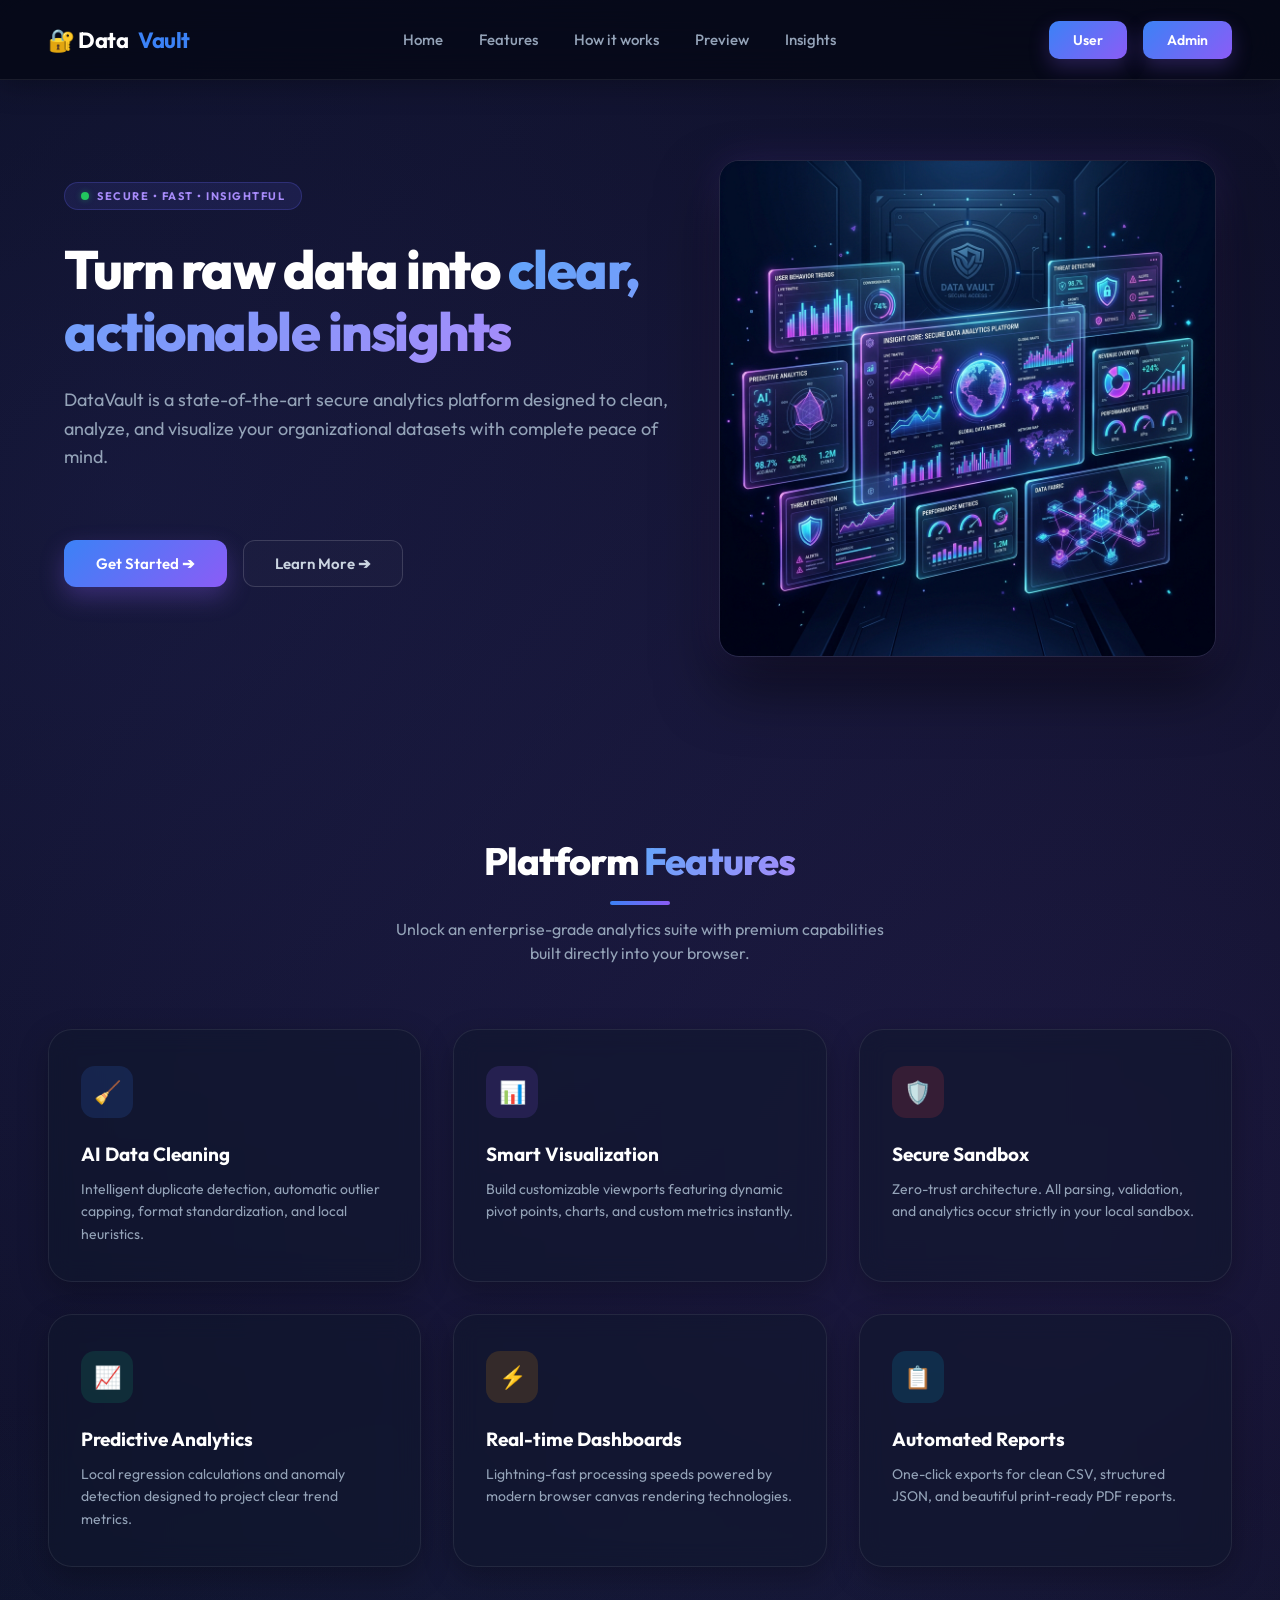
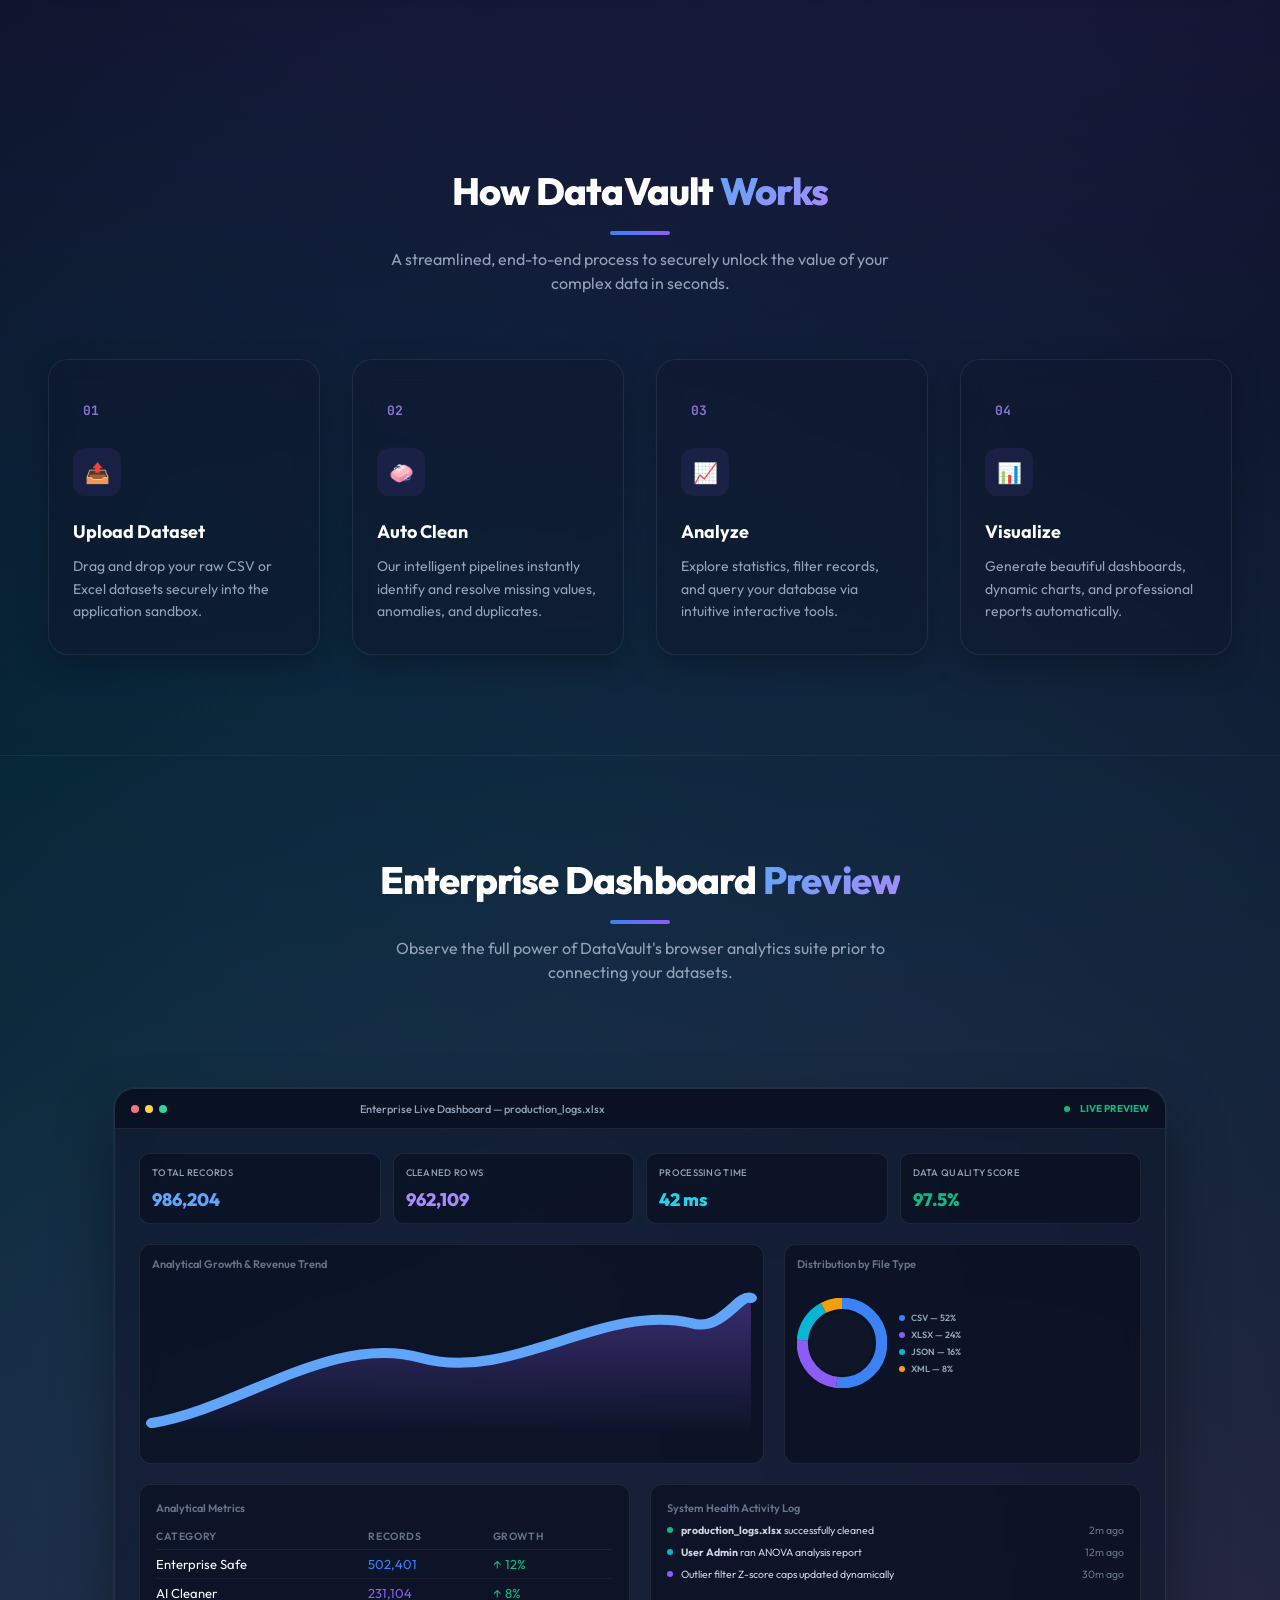
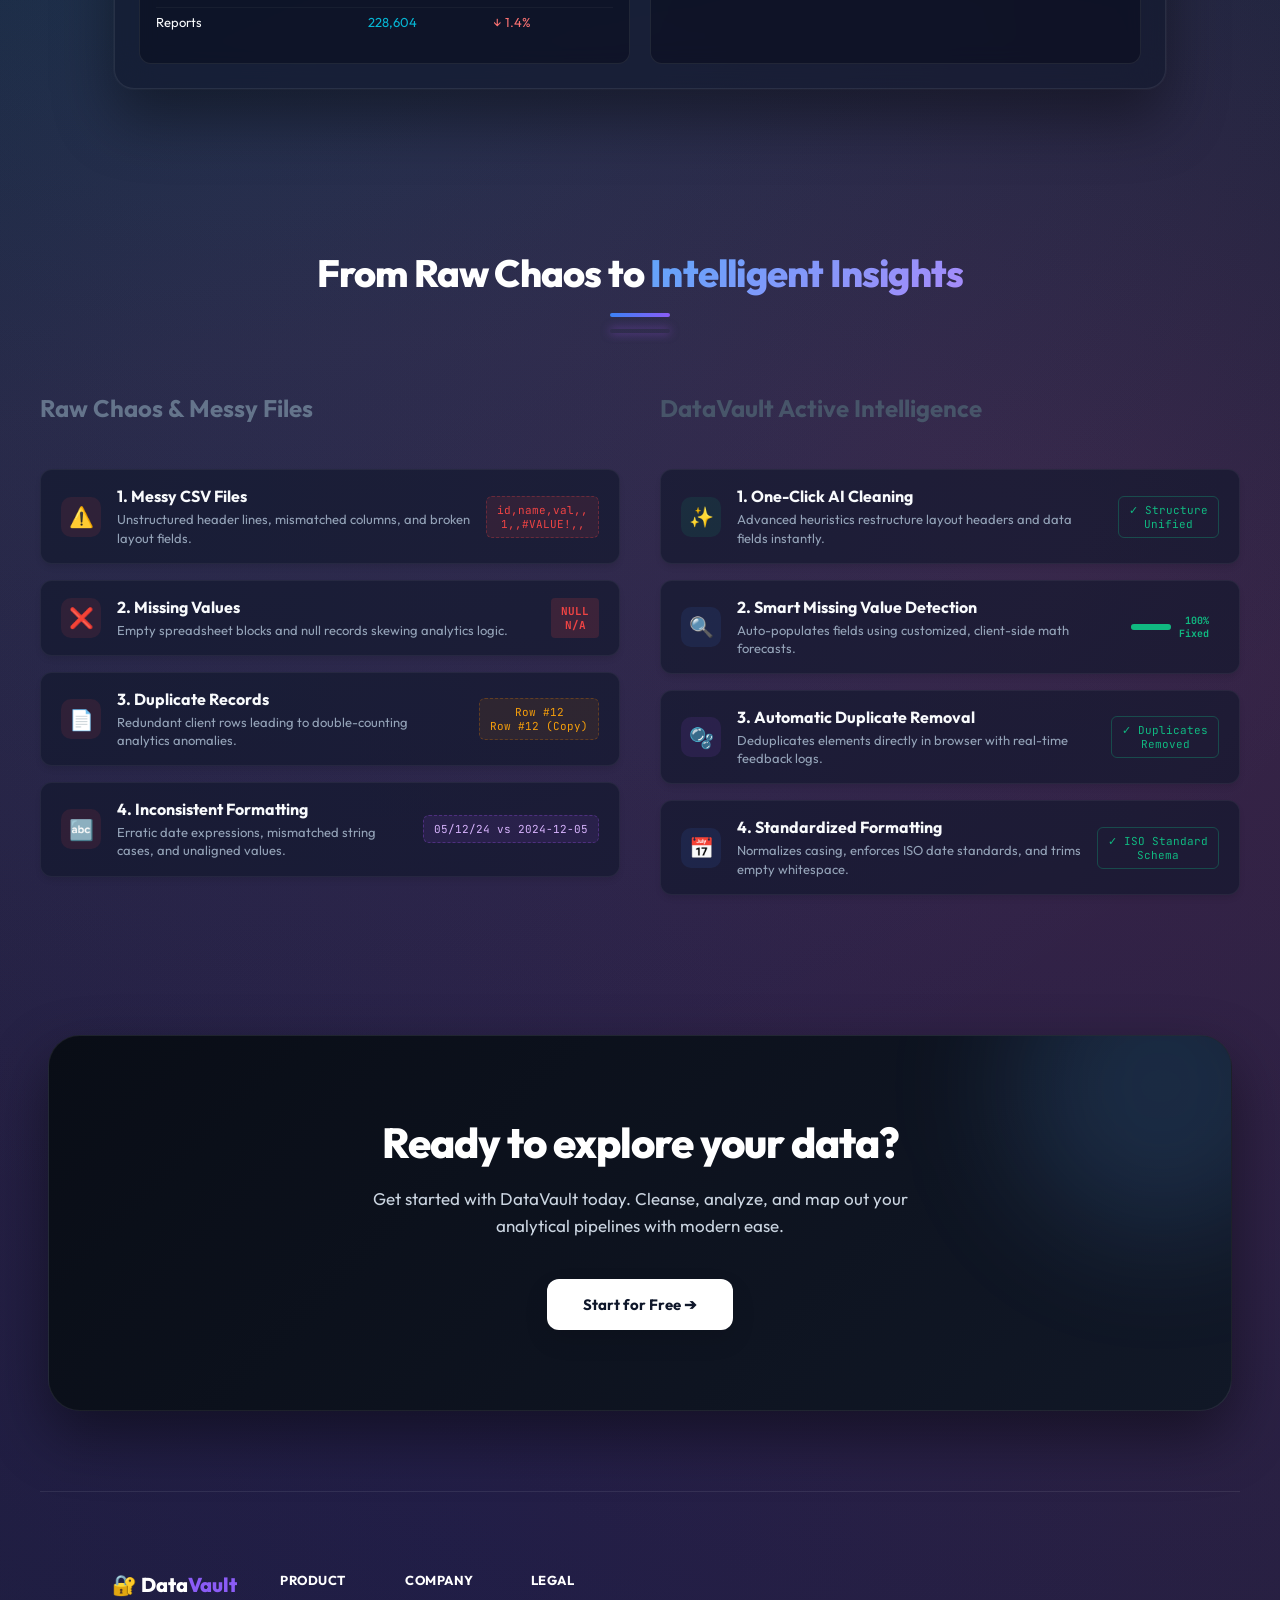
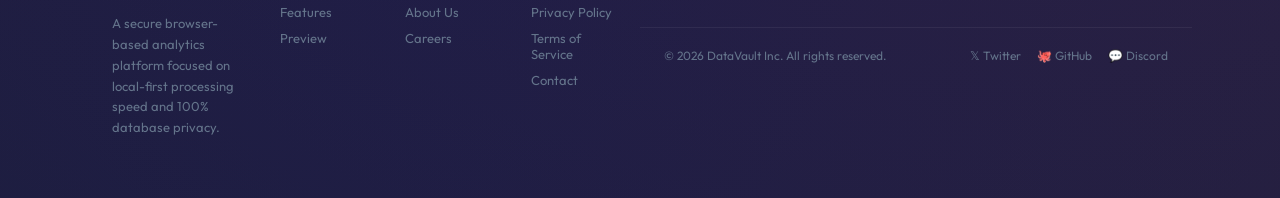
<file: index.html>
<!DOCTYPE html>
<html lang="en">

<head>
  <meta charset="UTF-8" />
  <meta name="viewport" content="width=device-width, initial-scale=1.0" />
  <title>DataVault – Secure Analytics Platform</title>
  <link
    href="https://fonts.googleapis.com/css2?family=Outfit:wght@300;400;500;600;700;800&family=Montserrat:wght@600;700;800&family=JetBrains+Mono:wght@400;500&display=swap"
    rel="stylesheet" />
  <link rel="stylesheet" href="style.css?v=2.0">
  <script src="https://cdn.sheetjs.com/xlsx-latest/package/dist/xlsx.full.min.js"></script>

</head>

<body>

  <!-- ANIMATED BACKGROUND -->
  <canvas id="bg-canvas"></canvas>
  <!-- ════════════════════════════════
     SAAS HOMEPAGE
  ════════════════════════════════ -->
  <div class="page active" id="page-home">
    <!-- Home Header -->
    <header class="home-header">
      <div class="home-logo" onclick="window.scrollTo({top: 0, behavior: 'smooth'})" style="cursor: pointer;">🔐 Data<span>Vault</span></div>
      <nav class="home-nav">
        <button class="home-nav-link" onclick="window.scrollTo({top: 0, behavior: 'smooth'})">Home</button>
        <button class="home-nav-link" onclick="scrollToSection('home-features')">Features</button>
        <button class="home-nav-link" onclick="scrollToSection('home-how')">How it works</button>
        <button class="home-nav-link" onclick="scrollToSection('home-sandbox')">Preview</button>
        <button class="home-nav-link" onclick="scrollToSection('home-insights')">Insights</button>
      </nav>
      <div class="home-header-actions">
        <button class="btn-get-started" onclick="window.location.href='user-login.html'">User</button>
        <button class="btn-get-started" onclick="window.location.href='admin-login.html'">Admin</button>
      </div>
    </header>

    <!-- Hero Section -->
    <section class="home-hero">
      <div class="hero-container">
        <!-- Left Column: Text -->
        <div class="hero-text-content">
          <div class="hero-pill"><span class="hero-pill-dot"></span> Secure • Fast • Insightful</div>
          <h1>Turn raw data into <span class="gradient-text">clear, actionable insights</span></h1>
          <p>DataVault is a state-of-the-art secure analytics platform designed to clean, analyze, and visualize your organizational datasets with complete peace of mind.</p>
          <div class="hero-buttons" style="margin-top: 28px; display: flex; gap: 16px;">
            <button class="btn-primary-home" onclick="showLoginPage()">Get Started ➔</button>
            <button class="btn-outline-home" onclick="scrollToSection('home-sandbox')">Learn More ➔</button>
          </div>
        </div>

        <!-- Right Column: Custom team illustration replacing macOS Mockup -->
        <div class="hero-visual-content">
          <img src="hero_analytics_illustration.png" alt="Intelligent Data Analytics Illustration" class="hero-illustration-img">
        </div>
      </div>
    </section>



    <!-- Platform Features Section -->
    <section class="home-section" id="home-features">
      <h2 class="section-title">Platform <span class="gradient-text">Features</span></h2>
      <p class="section-subtitle">Unlock an enterprise-grade analytics suite with premium capabilities built directly into your browser.</p>
      
      <div class="features-grid">
        <div class="feature-card">
          <div class="feat-icon-container">🧹</div>
          <h3 class="feat-title">AI Data Cleaning</h3>
          <p class="feat-desc">Intelligent duplicate detection, automatic outlier capping, format standardization, and local heuristics.</p>
        </div>
        <div class="feature-card">
          <div class="feat-icon-container">📊</div>
          <h3 class="feat-title">Smart Visualization</h3>
          <p class="feat-desc">Build customizable viewports featuring dynamic pivot points, charts, and custom metrics instantly.</p>
        </div>
        <div class="feature-card">
          <div class="feat-icon-container">🛡️</div>
          <h3 class="feat-title">Secure Sandbox</h3>
          <p class="feat-desc">Zero-trust architecture. All parsing, validation, and analytics occur strictly in your local sandbox.</p>
        </div>
        <div class="feature-card">
          <div class="feat-icon-container">📈</div>
          <h3 class="feat-title">Predictive Analytics</h3>
          <p class="feat-desc">Local regression calculations and anomaly detection designed to project clear trend metrics.</p>
        </div>
        <div class="feature-card">
          <div class="feat-icon-container">⚡</div>
          <h3 class="feat-title">Real-time Dashboards</h3>
          <p class="feat-desc">Lightning-fast processing speeds powered by modern browser canvas rendering technologies.</p>
        </div>
        <div class="feature-card">
          <div class="feat-icon-container">📋</div>
          <h3 class="feat-title">Automated Reports</h3>
          <p class="feat-desc">One-click exports for clean CSV, structured JSON, and beautiful print-ready PDF reports.</p>
        </div>
      </div>
    </section>

    <!-- How It Works Section -->
    <section class="home-section alt-bg" id="home-how">
      <h2 class="section-title">How DataVault <span class="gradient-text">Works</span></h2>
      <p class="section-subtitle">A streamlined, end-to-end process to securely unlock the value of your complex data in seconds.</p>
      
      <div class="steps-grid">
        <div class="step-card">
          <div class="step-num">01</div>
          <div class="step-icon-container">📤</div>
          <h3 class="step-title">Upload Dataset</h3>
          <p class="step-desc">Drag and drop your raw CSV or Excel datasets securely into the application sandbox.</p>
        </div>
        <div class="step-card">
          <div class="step-num">02</div>
          <div class="step-icon-container">🧼</div>
          <h3 class="step-title">Auto Clean</h3>
          <p class="step-desc">Our intelligent pipelines instantly identify and resolve missing values, anomalies, and duplicates.</p>
        </div>
        <div class="step-card">
          <div class="step-num">03</div>
          <div class="step-icon-container">📈</div>
          <h3 class="step-title">Analyze</h3>
          <p class="step-desc">Explore statistics, filter records, and query your database via intuitive interactive tools.</p>
        </div>
        <div class="step-card">
          <div class="step-num">04</div>
          <div class="step-icon-container">📊</div>
          <h3 class="step-title">Visualize</h3>
          <p class="step-desc">Generate beautiful dashboards, dynamic charts, and professional reports automatically.</p>
        </div>
      </div>
    </section>

    <!-- Large Admin Dashboard Preview Section -->
    <section class="home-section" id="home-sandbox" style="padding-bottom: 80px;">
      <h2 class="section-title">Enterprise Dashboard <span class="gradient-text">Preview</span></h2>
      <p class="section-subtitle">Observe the full power of DataVault's browser analytics suite prior to connecting your datasets.</p>
      
      <div class="preview-container" style="max-width: 1100px; width: 100%; margin: 40px auto 0; padding: 0 24px;">
        <div class="db-mockup-window large-preview" style="animation: none; transform: none; width: 100%; max-width: 100%;">
          <!-- Titlebar -->
          <div class="db-mockup-titlebar">
            <div class="db-mockup-dots">
              <span class="dot-red"></span>
              <span class="dot-yellow"></span>
              <span class="dot-green"></span>
            </div>
            <span class="db-mockup-title">Enterprise Live Dashboard — production_logs.xlsx</span>
            <div style="margin-left: auto; display: flex; gap: 6px; font-size: 10px; color: #10b981; font-weight: 700; align-items: center;">
              <span style="display:inline-block; width:6px; height:6px; background:#10b981; border-radius:50%; margin-right:4px; animation: pulse 2s infinite;"></span> LIVE PREVIEW
            </div>
          </div>
          
          <!-- Mockup Body -->
          <div class="db-mockup-body" style="padding: 24px; gap: 20px;">
            <!-- KPI Statistics -->
            <div class="db-mockup-stats" style="grid-template-columns: repeat(4, 1fr);">
              <div class="stat-mini-card">
                <span class="stat-label">Total Records</span>
                <span class="stat-value text-blue">986,204</span>
              </div>
              <div class="stat-mini-card">
                <span class="stat-label">Cleaned Rows</span>
                <span class="stat-value text-indigo">962,109</span>
              </div>
              <div class="stat-mini-card">
                <span class="stat-label">Processing Time</span>
                <span class="stat-value text-cyan">42 ms</span>
              </div>
              <div class="stat-mini-card">
                <span class="stat-label">Data Quality Score</span>
                <span class="stat-value text-green" style="color: #10b981 !important;">97.5%</span>
              </div>
            </div>
            
            <!-- Mid Row: Trend Line & Pie chart -->
            <div style="display: grid; grid-template-columns: 1.4fr 0.8fr; gap: 20px;">
              <div class="bottom-card" style="height: 220px; justify-content: flex-start;">
                <span class="section-label" style="margin-bottom: 12px; font-size: 11px;">Analytical Growth & Revenue Trend</span>
                <div class="db-line-chart" style="height: 150px; width: 100%;">
                  <svg viewBox="0 0 100 30" class="line-svg" preserveAspectRatio="none" style="height: 100%;">
                    <defs>
                      <linearGradient id="preview-line-grad" x1="0" y1="0" x2="0" y2="1">
                        <stop offset="0%" stop-color="#8b5cf6" stop-opacity="0.35"/>
                        <stop offset="100%" stop-color="#8b5cf6" stop-opacity="0"/>
                      </linearGradient>
                    </defs>
                    <path d="M 0 28 C 15 25, 30 10, 45 15 C 60 20, 75 4, 90 8 C 95 10, 98 2, 100 3 L 100 30 L 0 30 Z" fill="url(#preview-line-grad)" />
                    <path d="M 0 28 C 15 25, 30 10, 45 15 C 60 20, 75 4, 90 8 C 95 10, 98 2, 100 3" fill="none" stroke="#8b5cf6" stroke-width="2" stroke-linecap="round" stroke-linejoin="round" />
                  </svg>
                </div>
              </div>
              <div class="bottom-card" style="height: 220px; justify-content: flex-start;">
                <span class="section-label" style="margin-bottom: 12px; font-size: 11px;">Distribution by File Type</span>
                <div class="db-donut-section" style="margin-top: 15px; justify-content: space-around;">
                  <div class="donut-chart-svg" style="width: 90px; height: 90px;">
                    <svg viewBox="0 0 36 36" class="donut-ring" style="width:100%; height:100%;">
                      <circle cx="18" cy="18" r="15.9" fill="none" stroke="rgba(255,255,255,0.06)" stroke-width="4.5" />
                      <circle cx="18" cy="18" r="15.9" fill="none" stroke="#3b82f6" stroke-width="4.5" stroke-dasharray="52 48" stroke-dashoffset="0" />
                      <circle cx="18" cy="18" r="15.9" fill="none" stroke="#8b5cf6" stroke-width="4.5" stroke-dasharray="24 76" stroke-dashoffset="-52" />
                      <circle cx="18" cy="18" r="15.9" fill="none" stroke="#06b6d4" stroke-width="4.5" stroke-dasharray="16 84" stroke-dashoffset="-76" />
                      <circle cx="18" cy="18" r="15.9" fill="none" stroke="#f59e0b" stroke-width="4.5" stroke-dasharray="8 92" stroke-dashoffset="-92" />
                    </svg>
                    <div class="donut-center-hole" style="width:70%; height:70%; top:15%; left:15%;"></div>
                  </div>
                  <div class="donut-legend" style="gap: 6px;">
                    <div class="legend-item"><span class="dot" style="background:#3b82f6;"></span> CSV — 52%</div>
                    <div class="legend-item"><span class="dot" style="background:#8b5cf6;"></span> XLSX — 24%</div>
                    <div class="legend-item"><span class="dot" style="background:#06b6d4;"></span> JSON — 16%</div>
                    <div class="legend-item"><span class="dot" style="background:#f59e0b;"></span> XML — 8%</div>
                  </div>
                </div>
              </div>
            </div>
            
            <!-- Bottom Row: Table & Activity -->
            <div style="display: grid; grid-template-columns: 1.1fr 1.1fr; gap: 20px;">
              <div class="bottom-card" style="height: 180px; justify-content: flex-start; overflow: hidden; padding: 16px;">
                <span class="section-label" style="margin-bottom: 8px; font-size: 11px;">Analytical Metrics</span>
                <div class="tbl-wrap" style="width:100%; font-size: 10.5px;">
                  <table style="width: 100%;">
                    <thead>
                      <tr style="border-bottom: 1px solid rgba(255,255,255,0.06); text-align: left;">
                        <th style="padding: 6px 0;">Category</th>
                        <th style="padding: 6px 0;">Records</th>
                        <th style="padding: 6px 0;">Growth</th>
                      </tr>
                    </thead>
                    <tbody>
                      <tr style="border-bottom: 1px solid rgba(255,255,255,0.04);">
                        <td style="padding: 6px 0;">Enterprise Safe</td>
                        <td style="padding: 6px 0; color:#3b82f6;">502,401</td>
                        <td style="padding: 6px 0; color:#10b981;">↑ 12%</td>
                      </tr>
                      <tr style="border-bottom: 1px solid rgba(255,255,255,0.04);">
                        <td style="padding: 6px 0;">AI Cleaner</td>
                        <td style="padding: 6px 0; color:#8b5cf6;">231,104</td>
                        <td style="padding: 6px 0; color:#10b981;">↑ 8%</td>
                      </tr>
                      <tr>
                        <td style="padding: 6px 0;">Reports</td>
                        <td style="padding: 6px 0; color:#06b6d4;">228,604</td>
                        <td style="padding: 6px 0; color:#f87171;">↓ 1.4%</td>
                      </tr>
                    </tbody>
                  </table>
                </div>
              </div>
              <div class="bottom-card" style="height: 180px; justify-content: flex-start; overflow: hidden; padding: 16px;">
                <span class="section-label" style="margin-bottom: 8px; font-size: 11px;">System Health Activity Log</span>
                <div style="display:flex; flex-direction:column; gap:8px; font-size: 10.5px; width:100%; text-align: left;">
                  <div style="display:flex; gap:8px; align-items:center;">
                    <span style="display:inline-block; width:6px; height:6px; background:#10b981; border-radius:50%;"></span>
                    <span style="color:#cbd5e1;"><b>production_logs.xlsx</b> successfully cleaned</span>
                    <span style="color:#64748b; margin-left:auto;">2m ago</span>
                  </div>
                  <div style="display:flex; gap:8px; align-items:center;">
                    <span style="display:inline-block; width:6px; height:6px; background:#06b6d4; border-radius:50%;"></span>
                    <span style="color:#cbd5e1;"><b>User Admin</b> ran ANOVA analysis report</span>
                    <span style="color:#64748b; margin-left:auto;">12m ago</span>
                  </div>
                  <div style="display:flex; gap:8px; align-items:center;">
                    <span style="display:inline-block; width:6px; height:6px; background:#8b5cf6; border-radius:50%;"></span>
                    <span style="color:#cbd5e1;">Outlier filter Z-score caps updated dynamically</span>
                    <span style="color:#64748b; margin-left:auto;">30m ago</span>
                  </div>
                </div>
              </div>
            </div>
          </div>
        </div>
      </div>
    </section>







    <!-- Insights / Features Grid Section -->
    <section class="home-section" id="home-insights" style="background: rgba(13, 17, 23, 0.4);">
      <h2 class="section-title">From Raw Chaos to <span class="gradient-text">Intelligent Insights</span></h2>
      <div class="title-underline" style="width: 60px; height: 4px; background: linear-gradient(90deg, var(--brand), #a855f7); margin: 0 auto 60px; border-radius: 2px; box-shadow: 0 0 10px rgba(168,85,247,0.5);"></div>
      
      <div class="insights-grid" style="display: grid; grid-template-columns: 1fr 1fr; gap: 40px; max-width: 1200px; margin: 0 auto; text-align: left;">
        
        <!-- Left Side: Raw Chaos -->
        <div class="insights-col">
          <h3 style="font-size: 24px; font-weight: 700; color: #64748b; margin-bottom: 30px;">Raw Chaos & Messy Files</h3>
          
          <div class="insight-card dark-card">
            <div class="insight-icon bg-red">⚠️</div>
            <div class="insight-content">
              <h4>1. Messy CSV Files</h4>
              <p>Unstructured header lines, mismatched columns, and broken layout fields.</p>
            </div>
            <div class="insight-badge red-code">id,name,val,,<br>1,,#VALUE!,,</div>
          </div>

          <div class="insight-card dark-card">
            <div class="insight-icon bg-red">❌</div>
            <div class="insight-content">
              <h4>2. Missing Values</h4>
              <p>Empty spreadsheet blocks and null records skewing analytics logic.</p>
            </div>
            <div class="insight-badge red-badge">NULL<br>N/A</div>
          </div>

          <div class="insight-card dark-card">
            <div class="insight-icon bg-red">📄</div>
            <div class="insight-content">
              <h4>3. Duplicate Records</h4>
              <p>Redundant client rows leading to double-counting analytics anomalies.</p>
            </div>
            <div class="insight-badge brown-badge">Row #12<br>Row #12 (Copy)</div>
          </div>

          <div class="insight-card dark-card">
            <div class="insight-icon bg-red">🔤</div>
            <div class="insight-content">
              <h4>4. Inconsistent Formatting</h4>
              <p>Erratic date expressions, mismatched string cases, and unaligned values.</p>
            </div>
            <div class="insight-badge purple-code">05/12/24 vs 2024-12-05</div>
          </div>
        </div>

        <!-- Right Side: Intelligent Insights -->
        <div class="insights-col">
          <h3 style="font-size: 24px; font-weight: 700; color: #475569; margin-bottom: 30px;">DataVault Active Intelligence</h3>
          
          <div class="insight-card dark-card">
            <div class="insight-icon bg-green">✨</div>
            <div class="insight-content">
              <h4>1. One-Click AI Cleaning</h4>
              <p>Advanced heuristics restructure layout headers and data fields instantly.</p>
            </div>
            <div class="insight-badge green-badge">✓ Structure<br>Unified</div>
          </div>

          <div class="insight-card dark-card">
            <div class="insight-icon bg-blue">🔍</div>
            <div class="insight-content">
              <h4>2. Smart Missing Value Detection</h4>
              <p>Auto-populates fields using customized, client-side math forecasts.</p>
            </div>
            <div class="insight-badge progress-badge" style="display:flex; align-items:center; gap:8px;"><div style="width: 40px; background: rgba(255,255,255,0.1); height: 6px; border-radius: 3px;"><div class="progress-bar" style="width: 100%; background: #10b981; height: 100%; border-radius: 3px;"></div></div><span style="color:#10b981; font-size: 10px; font-weight: 700; text-align:right;">100%<br>Fixed</span></div>
          </div>

          <div class="insight-card dark-card">
            <div class="insight-icon bg-purple">🫧</div>
            <div class="insight-content">
              <h4>3. Automatic Duplicate Removal</h4>
              <p>Deduplicates elements directly in browser with real-time feedback logs.</p>
            </div>
            <div class="insight-badge green-badge">✓ Duplicates<br>Removed</div>
          </div>

          <div class="insight-card dark-card">
            <div class="insight-icon bg-blue">📅</div>
            <div class="insight-content">
              <h4>4. Standardized Formatting</h4>
              <p>Normalizes casing, enforces ISO date standards, and trims empty whitespace.</p>
            </div>
            <div class="insight-badge green-badge">✓ ISO Standard<br>Schema</div>
          </div>
        </div>

      </div>
    </section>


    <!-- CTA Section -->
    <section class="home-cta-section" style="padding-top:60px;">
      <div class="home-cta-card" style="position: relative; overflow: hidden;">
        <div class="cta-glow-bg"></div>
        <h2>Ready to explore your data?</h2>
        <p>Get started with DataVault today. Cleanse, analyze, and map out your analytical pipelines with modern ease.</p>
        <button class="btn-cta-home" onclick="showLoginPage()">
          Start for Free ➔
        </button>
      </div>
    </section>

    <!-- Home Footer -->
    <footer class="home-footer">
      <div style="max-width: 1200px; width: 100%; margin: 0 auto; padding: 40px 24px 20px; display: grid; grid-template-columns: 1.5fr repeat(3, 1fr); gap: 40px; text-align: left;">
        <div>
          <div style="font-size: 20px; font-weight: 800; color: #ffffff; margin-bottom: 16px;">🔐 Data<span style="color:#8b5cf6;">Vault</span></div>
          <p style="font-size: 13px; color: #64748b; line-height: 1.6; max-width: 260px;">A secure browser-based analytics platform focused on local-first processing speed and 100% database privacy.</p>
        </div>
        <div>
          <h5 style="font-size: 13px; font-weight: 700; color: #ffffff; text-transform: uppercase; letter-spacing: 0.5px; margin-bottom: 16px;">Product</h5>
          <div style="display:flex; flex-direction:column; gap:10px; font-size:13px;">
            <span style="color:#64748b; cursor:pointer;" onclick="scrollToSection('home-features')">Features</span>
            <span style="color:#64748b; cursor:pointer;" onclick="scrollToSection('home-sandbox')">Preview</span>
          </div>
        </div>
        <div>
          <h5 style="font-size: 13px; font-weight: 700; color: #ffffff; text-transform: uppercase; letter-spacing: 0.5px; margin-bottom: 16px;">Company</h5>
          <div style="display:flex; flex-direction:column; gap:10px; font-size:13px;">
            <span style="color:#64748b; cursor:pointer;" onclick="showLoginPage()">About Us</span>
            <span style="color:#64748b; cursor:pointer;" onclick="showLoginPage()">Careers</span>
          </div>
        </div>
        <div>
          <h5 style="font-size: 13px; font-weight: 700; color: #ffffff; text-transform: uppercase; letter-spacing: 0.5px; margin-bottom: 16px;">Legal</h5>
          <div style="display:flex; flex-direction:column; gap:10px; font-size:13px;">
            <span style="color:#64748b; cursor:pointer;" onclick="showLoginPage()">Privacy Policy</span>
            <span style="color:#64748b; cursor:pointer;" onclick="showLoginPage()">Terms of Service</span>
            <span style="color:#64748b; cursor:pointer;" onclick="showLoginPage()">Contact</span>
          </div>
        </div>
      </div>
      <div style="border-top:1px solid rgba(255,255,255,0.06); padding: 20px 24px; max-width:1200px; width:100%; margin: 20px auto 0; display:flex; justify-content:space-between; align-items:center; font-size:12px; color:#64748b;">
        <div>© 2026 DataVault Inc. All rights reserved.</div>
        <div style="display:flex; gap:16px;">
          <span style="cursor:pointer;">𝕏 Twitter</span>
          <span style="cursor:pointer;">🐙 GitHub</span>
          <span style="cursor:pointer;">💬 Discord</span>
        </div>
      </div>
    </footer>
  </div>

  <!-- ════════════════════════════════
     LOGIN PAGE (SOFT THEME)
  ════════════════════════════════ -->
    <script>
    /* ANIMATED BACKGROUND */
    const canvas = document.getElementById('bg-canvas');
    const ctx = canvas.getContext('2d');
    let width, height;
    function resize() {
      width = canvas.width = window.innerWidth;
      height = canvas.height = window.innerHeight;
    }
    window.addEventListener('resize', resize);
    resize();
    const particles = [];
    for (let i = 0; i < 40; i++) {
      particles.push({
        x: Math.random() * width,
        y: Math.random() * height,
        r: Math.random() * 2 + 0.5,
        dx: (Math.random() - 0.5) * 0.5,
        dy: (Math.random() - 0.5) * 0.5
      });
    }
    function draw() {
      ctx.clearRect(0, 0, width, height);
      ctx.fillStyle = 'rgba(96, 165, 250, 0.15)';
      particles.forEach(p => {
        ctx.beginPath();
        ctx.arc(p.x, p.y, p.r, 0, Math.PI * 2);
        ctx.fill();
        p.x += p.dx;
        p.y += p.dy;
        if (p.x < 0 || p.x > width) p.dx *= -1;
        if (p.y < 0 || p.y > height) p.dy *= -1;
      });
      requestAnimationFrame(draw);
    }
    draw();

    function scrollToSection(id) {
      const el = document.getElementById(id);
      if (el) {
        window.scrollTo({ top: el.offsetTop - 80, behavior: 'smooth' });
      }
    }

    function showLoginPage() {
      window.location.href = 'user-login.html';
    }
  </script>
</body>
</html>
</file>
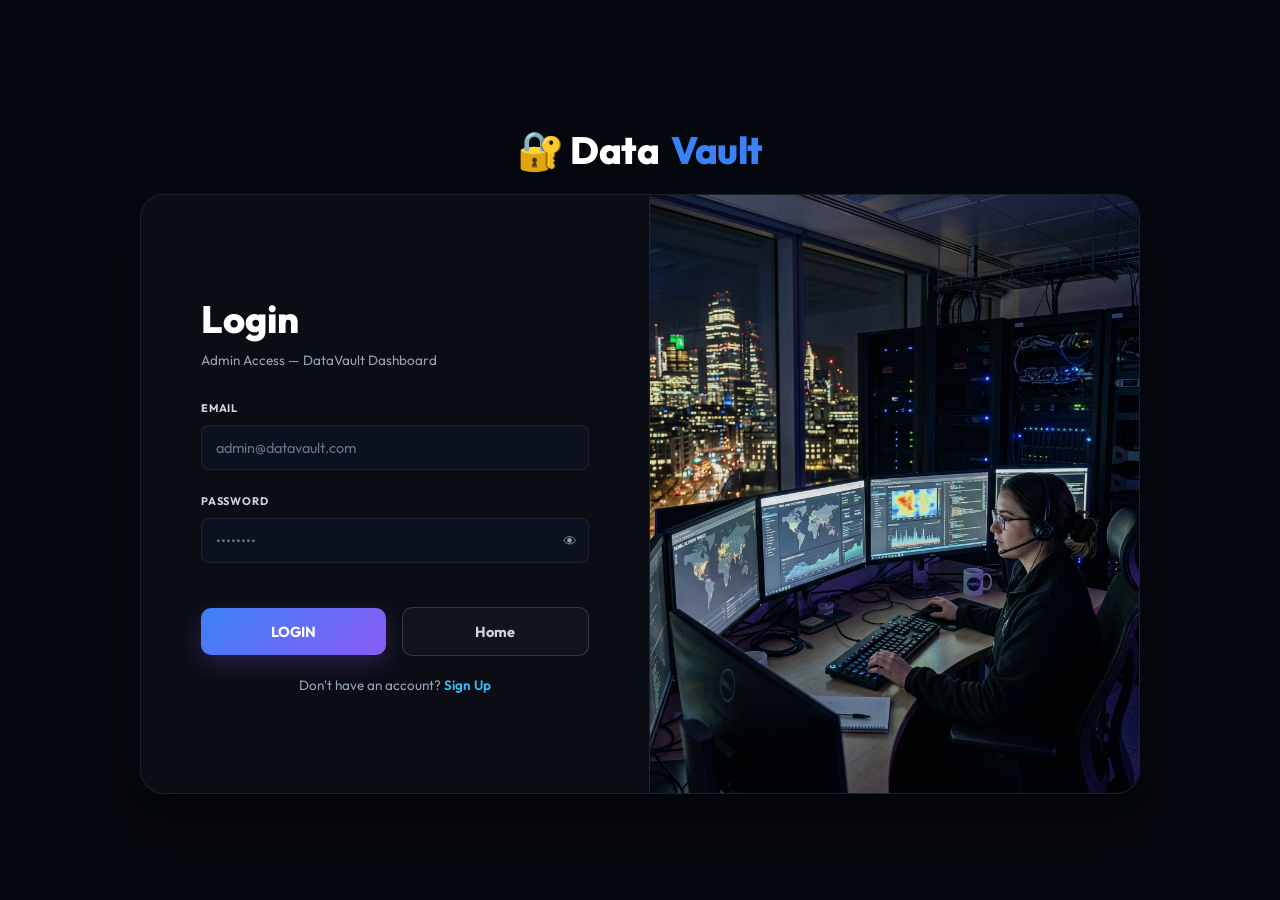
<file: admin-login.html>
<!DOCTYPE html>
<html lang="en">

<head>
  <meta charset="UTF-8" />
  <meta name="viewport" content="width=device-width, initial-scale=1.0" />
  <title>DataVault – Secure Analytics Platform</title>
  <link
    href="https://fonts.googleapis.com/css2?family=Outfit:wght@300;400;500;600;700;800&family=Montserrat:wght@600;700;800&family=JetBrains+Mono:wght@400;500&display=swap"
    rel="stylesheet" />
  <link rel="stylesheet" href="style.css?v=2.0">
  <script src="https://cdn.sheetjs.com/xlsx-latest/package/dist/xlsx.full.min.js"></script>

</head>

<body>

  <!-- ANIMATED BACKGROUND -->
  <canvas id="bg-canvas"></canvas>
  <!-- ════════════════════════════════
     SAAS HOMEPAGE
  ════════════════════════════════ -->
  <div class="page soft-mode active" id="page-login" style="flex-direction: column; gap: 20px; justify-content: center; align-items: center;">

    <!-- Big Premium Logo above the login frame -->
    <div class="home-logo" style="font-size: 38px; font-weight: 800; gap: 12px; cursor: pointer; transition: transform 0.2s; margin-top: 20px;" 
         onmouseover="this.style.transform='scale(1.05)'" onmouseout="this.style.transform='scale(1)'"
         onclick="window.location.href='index.html'">🔐 Data<span>Vault</span></div>

    <div class="login-outer-frame">
      <!-- Form Side -->
      <div class="login-left-form">

        <h1 class="login-title-soft">Login</h1>
        <p id="login-subtitle" style="font-size:13px; color:#94a3b8; margin-bottom: 20px;">Admin Access &mdash; DataVault Dashboard</p>


        <div class="soft-field">
          <label>Email</label>
          <input type="email" class="soft-input" placeholder="admin@datavault.com" id="login-email">
        </div>

        <div class="soft-field">
          <label>Password</label>
          <input type="password" class="soft-input" placeholder="••••••••" id="login-pass">
          <span style="position:absolute; right:0; top:35px; cursor:pointer; color:#94a3b8; font-size:14px;" onclick="togglePwd()">👁</span>
        </div>

        <div id="login-error" style="display:none; color:#fb7185; font-size:12px; margin-bottom:15px;"></div>

        <div class="login-actions-group">
          <button class="btn-soft-login" onclick="doLogin()">LOGIN</button>
          <button class="btn-soft-home" onclick="window.location.href='index.html'">Home</button>
        </div>

        <div style="margin-top: 20px; font-size: 13.5px; text-align: center; color: var(--muted2);">
          Don't have an account? <span style="color: var(--cyan); cursor: pointer; font-weight: 600;" onclick="window.location.href='user-signup.html'">Sign Up</span>
        </div>
      </div>

      <!-- Visual Side -->
      <div class="login-right-visual">
        <img src="admin_login_image.png" class="login-illustration-img" alt="Admin Login Illustration">
        
        <!-- Abstract elements to mimic the image -->
        <div class="abstract-blob" style="width:350px; height:350px; top:-120px; right:-120px; opacity:0.35; background:#c7d2fe;"></div>
        <div class="abstract-blob" style="width:250px; height:250px; bottom:80px; left:-80px; opacity:0.25; background:#818cf8;"></div>
        <div class="abstract-blob" style="width:100px; height:100px; top:40%; left:-50px; opacity:0.15; background:#6366f1;"></div>
      </div>
    </div>
  </div>

  <!-- ════════════════════════════════
     APP SHELL
════════════════════════════════ -->
    <script>
    document.addEventListener('DOMContentLoaded', () => {
      const emailInput = document.getElementById('login-email');
      const passInput = document.getElementById('login-pass');
      const loginBtn = document.querySelector('.btn-soft-login');
      const err = document.getElementById('login-error');

      const emailRegex = /^[a-zA-Z0-9._%+-]+@[a-zA-Z0-9.-]+\.[a-zA-Z]{2,}$/;

      function validateInput() {
        const e = emailInput.value.trim();
        if (e === '') {
          err.style.display = 'none';
          if (loginBtn) loginBtn.disabled = true;
          return false;
        } else if (!emailRegex.test(e)) {
          err.style.display = 'block';
          err.textContent = 'Please enter a valid email address.';
          if (loginBtn) loginBtn.disabled = true;
          return false;
        } else {
          err.style.display = 'none';
          if (loginBtn) loginBtn.disabled = false;
          return true;
        }
      }

      emailInput.addEventListener('input', validateInput);
      validateInput(); // Initial run

      emailInput.addEventListener('keydown', e => {
        if (e.key === 'Enter') {
          if (validateInput()) {
            doLogin();
          } else {
            e.preventDefault();
          }
        }
      });
      passInput.addEventListener('keydown', e => {
        if (e.key === 'Enter') {
          if (validateInput()) {
            doLogin();
          } else {
            e.preventDefault();
          }
        }
      });
    });

    function doLogin() {
      const e = document.getElementById('login-email').value.trim();
      const p = document.getElementById('login-pass').value;
      const err = document.getElementById('login-error');

      const emailRegex = /^[a-zA-Z0-9._%+-]+@[a-zA-Z0-9.-]+\.[a-zA-Z]{2,}$/;
      if (!emailRegex.test(e)) {
        err.style.display = 'block';
        err.textContent = 'Please enter a valid email address.';
        return;
      }

      if (!p) {
        err.style.display = 'block';
        err.textContent = 'Please enter your password.';
        return;
      }
      // Allow any valid email format and non-empty password
      localStorage.setItem('userRole', 'admin');
      window.location.href = 'dashboard.html';
    }

    function togglePwd() {
      const p = document.getElementById('login-pass');
      if (p.type === 'password') {
        p.type = 'text';
      } else {
        p.type = 'password';
      }
    }
  </script>
</body>
</html>
</file>
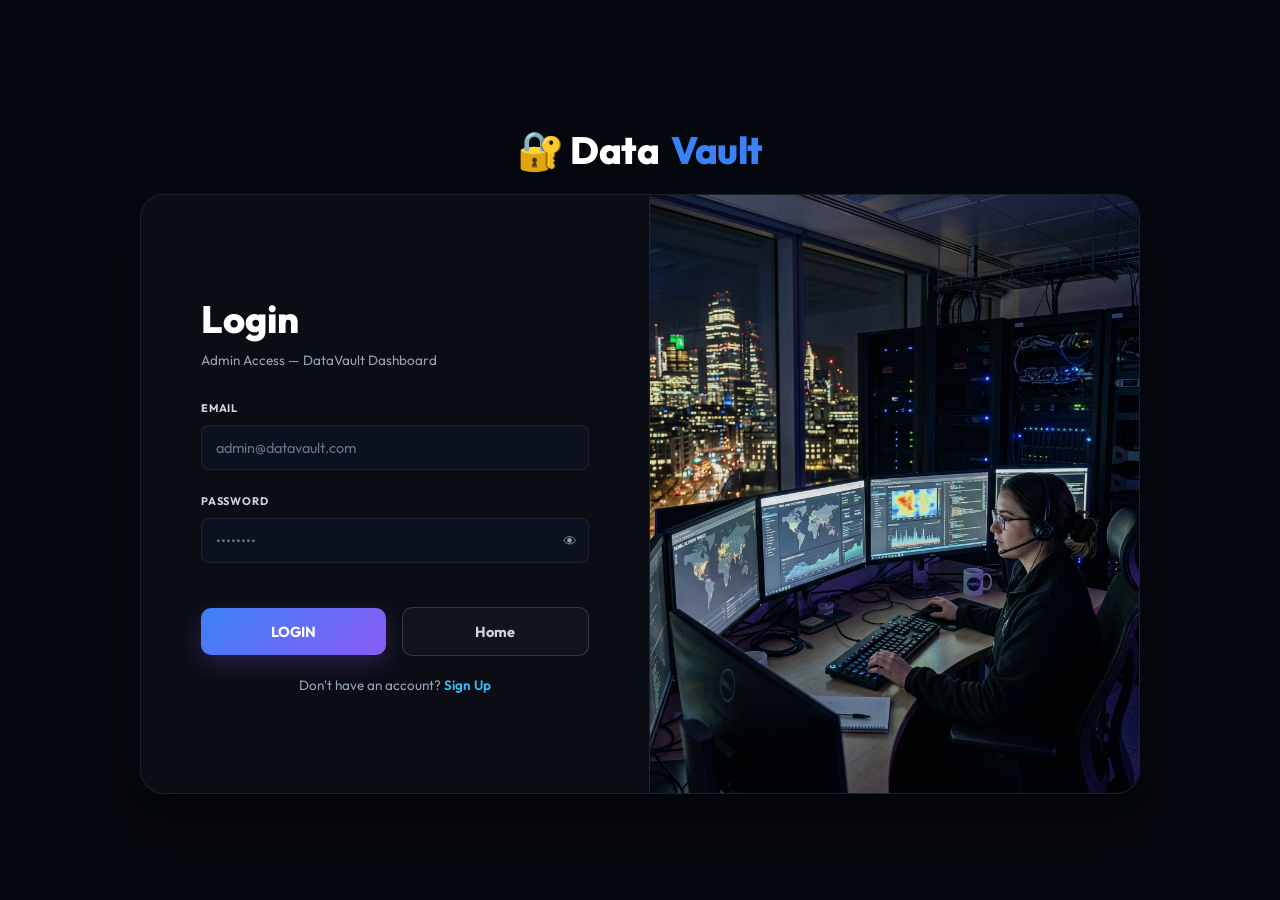
<file: admin_login.html>
<!DOCTYPE html>
<html lang="en">

<head>
  <meta charset="UTF-8" />
  <meta name="viewport" content="width=device-width, initial-scale=1.0" />
  <title>DataVault – Secure Analytics Platform</title>
  <link
    href="https://fonts.googleapis.com/css2?family=Outfit:wght@300;400;500;600;700;800&family=Montserrat:wght@600;700;800&family=JetBrains+Mono:wght@400;500&display=swap"
    rel="stylesheet" />
  <link rel="stylesheet" href="style.css?v=2.0">
  <script src="https://cdn.sheetjs.com/xlsx-latest/package/dist/xlsx.full.min.js"></script>

</head>

<body>

  <!-- ANIMATED BACKGROUND -->
  <canvas id="bg-canvas"></canvas>
  <!-- ════════════════════════════════
     SAAS HOMEPAGE
  ════════════════════════════════ -->
  <div class="page soft-mode active" id="page-login" style="flex-direction: column; gap: 20px; justify-content: center; align-items: center;">

    <!-- Big Premium Logo above the login frame -->
    <div class="home-logo" style="font-size: 38px; font-weight: 800; gap: 12px; cursor: pointer; transition: transform 0.2s; margin-top: 20px;" 
         onmouseover="this.style.transform='scale(1.05)'" onmouseout="this.style.transform='scale(1)'"
         onclick="window.location.href='index.html'">🔐 Data<span>Vault</span></div>

    <div class="login-outer-frame">
      <!-- Form Side -->
      <div class="login-left-form">

        <h1 class="login-title-soft">Login</h1>
        <p id="login-subtitle" style="font-size:13px; color:#94a3b8; margin-bottom: 20px;">Admin Access &mdash; DataVault Dashboard</p>


        <div class="soft-field">
          <label>Email</label>
          <input type="email" class="soft-input" placeholder="admin@datavault.com" id="login-email">
        </div>

        <div class="soft-field">
          <label>Password</label>
          <input type="password" class="soft-input" placeholder="••••••••" id="login-pass">
          <span style="position:absolute; right:0; top:35px; cursor:pointer; color:#94a3b8; font-size:14px;" onclick="togglePwd()">👁</span>
        </div>

        <div id="login-error" style="display:none; color:#fb7185; font-size:12px; margin-bottom:15px;"></div>

        <div class="login-actions-group">
          <button class="btn-soft-login" onclick="doLogin()">LOGIN</button>
          <button class="btn-soft-home" onclick="window.location.href='index.html'">Home</button>
        </div>

        <div style="margin-top: 20px; font-size: 13.5px; text-align: center; color: var(--muted2);">
          Don't have an account? <span style="color: var(--cyan); cursor: pointer; font-weight: 600;" onclick="window.location.href='user-signup.html'">Sign Up</span>
        </div>
      </div>

      <!-- Visual Side -->
      <div class="login-right-visual">
        <img src="admin_login_image.png" class="login-illustration-img" alt="Admin Login Illustration">
        
        <!-- Abstract elements to mimic the image -->
        <div class="abstract-blob" style="width:350px; height:350px; top:-120px; right:-120px; opacity:0.35; background:#c7d2fe;"></div>
        <div class="abstract-blob" style="width:250px; height:250px; bottom:80px; left:-80px; opacity:0.25; background:#818cf8;"></div>
        <div class="abstract-blob" style="width:100px; height:100px; top:40%; left:-50px; opacity:0.15; background:#6366f1;"></div>
      </div>
    </div>
  </div>

  <!-- ════════════════════════════════
     APP SHELL
  ════════════════════════════════ -->
    <script>
    document.addEventListener('DOMContentLoaded', () => {
      const emailInput = document.getElementById('login-email');
      const passInput = document.getElementById('login-pass');
      const loginBtn = document.querySelector('.btn-soft-login');
      const err = document.getElementById('login-error');

      const emailRegex = /^[a-zA-Z0-9._%+-]+@[a-zA-Z0-9.-]+\.[a-zA-Z]{2,}$/;

      function validateInput() {
        const e = emailInput.value.trim();
        if (e === '') {
          err.style.display = 'none';
          if (loginBtn) loginBtn.disabled = true;
          return false;
        } else if (!emailRegex.test(e)) {
          err.style.display = 'block';
          err.textContent = 'Please enter a valid email address.';
          if (loginBtn) loginBtn.disabled = true;
          return false;
        } else {
          err.style.display = 'none';
          if (loginBtn) loginBtn.disabled = false;
          return true;
        }
      }

      emailInput.addEventListener('input', validateInput);
      validateInput(); // Initial run

      emailInput.addEventListener('keydown', e => {
        if (e.key === 'Enter') {
          if (validateInput()) {
            doLogin();
          } else {
            e.preventDefault();
          }
        }
      });
      passInput.addEventListener('keydown', e => {
        if (e.key === 'Enter') {
          if (validateInput()) {
            doLogin();
          } else {
            e.preventDefault();
          }
        }
      });
    });

    function doLogin() {
      const e = document.getElementById('login-email').value.trim();
      const p = document.getElementById('login-pass').value;
      const err = document.getElementById('login-error');

      const emailRegex = /^[a-zA-Z0-9._%+-]+@[a-zA-Z0-9.-]+\.[a-zA-Z]{2,}$/;
      if (!emailRegex.test(e)) {
        err.style.display = 'block';
        err.textContent = 'Please enter a valid email address.';
        return;
      }

      if (!p) {
        err.style.display = 'block';
        err.textContent = 'Please enter your password.';
        return;
      }
      // Allow any valid email format and non-empty password
      localStorage.setItem('userRole', 'admin');
      window.location.href = 'dashboard.html';
    }

    function togglePwd() {
      const p = document.getElementById('login-pass');
      if (p.type === 'password') {
        p.type = 'text';
      } else {
        p.type = 'password';
      }
    }
  </script>
</body>
</html>
</file>
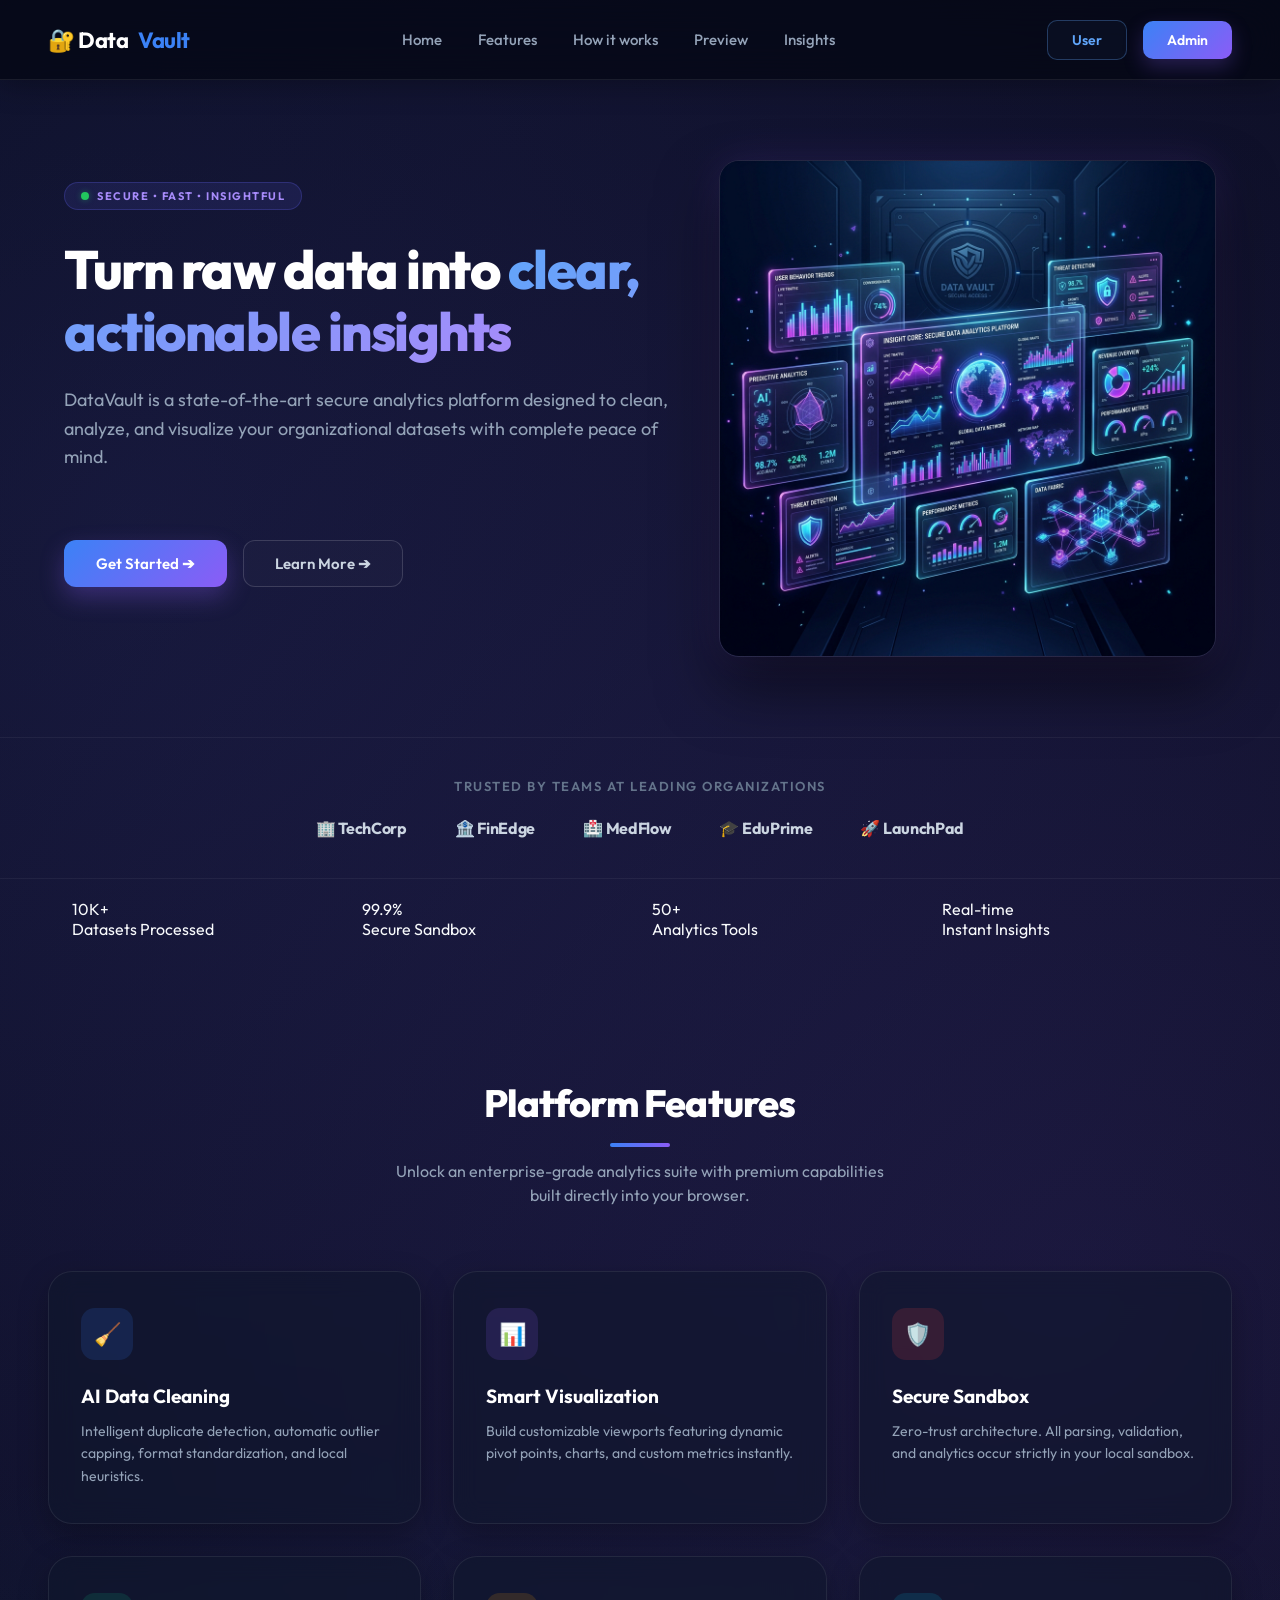
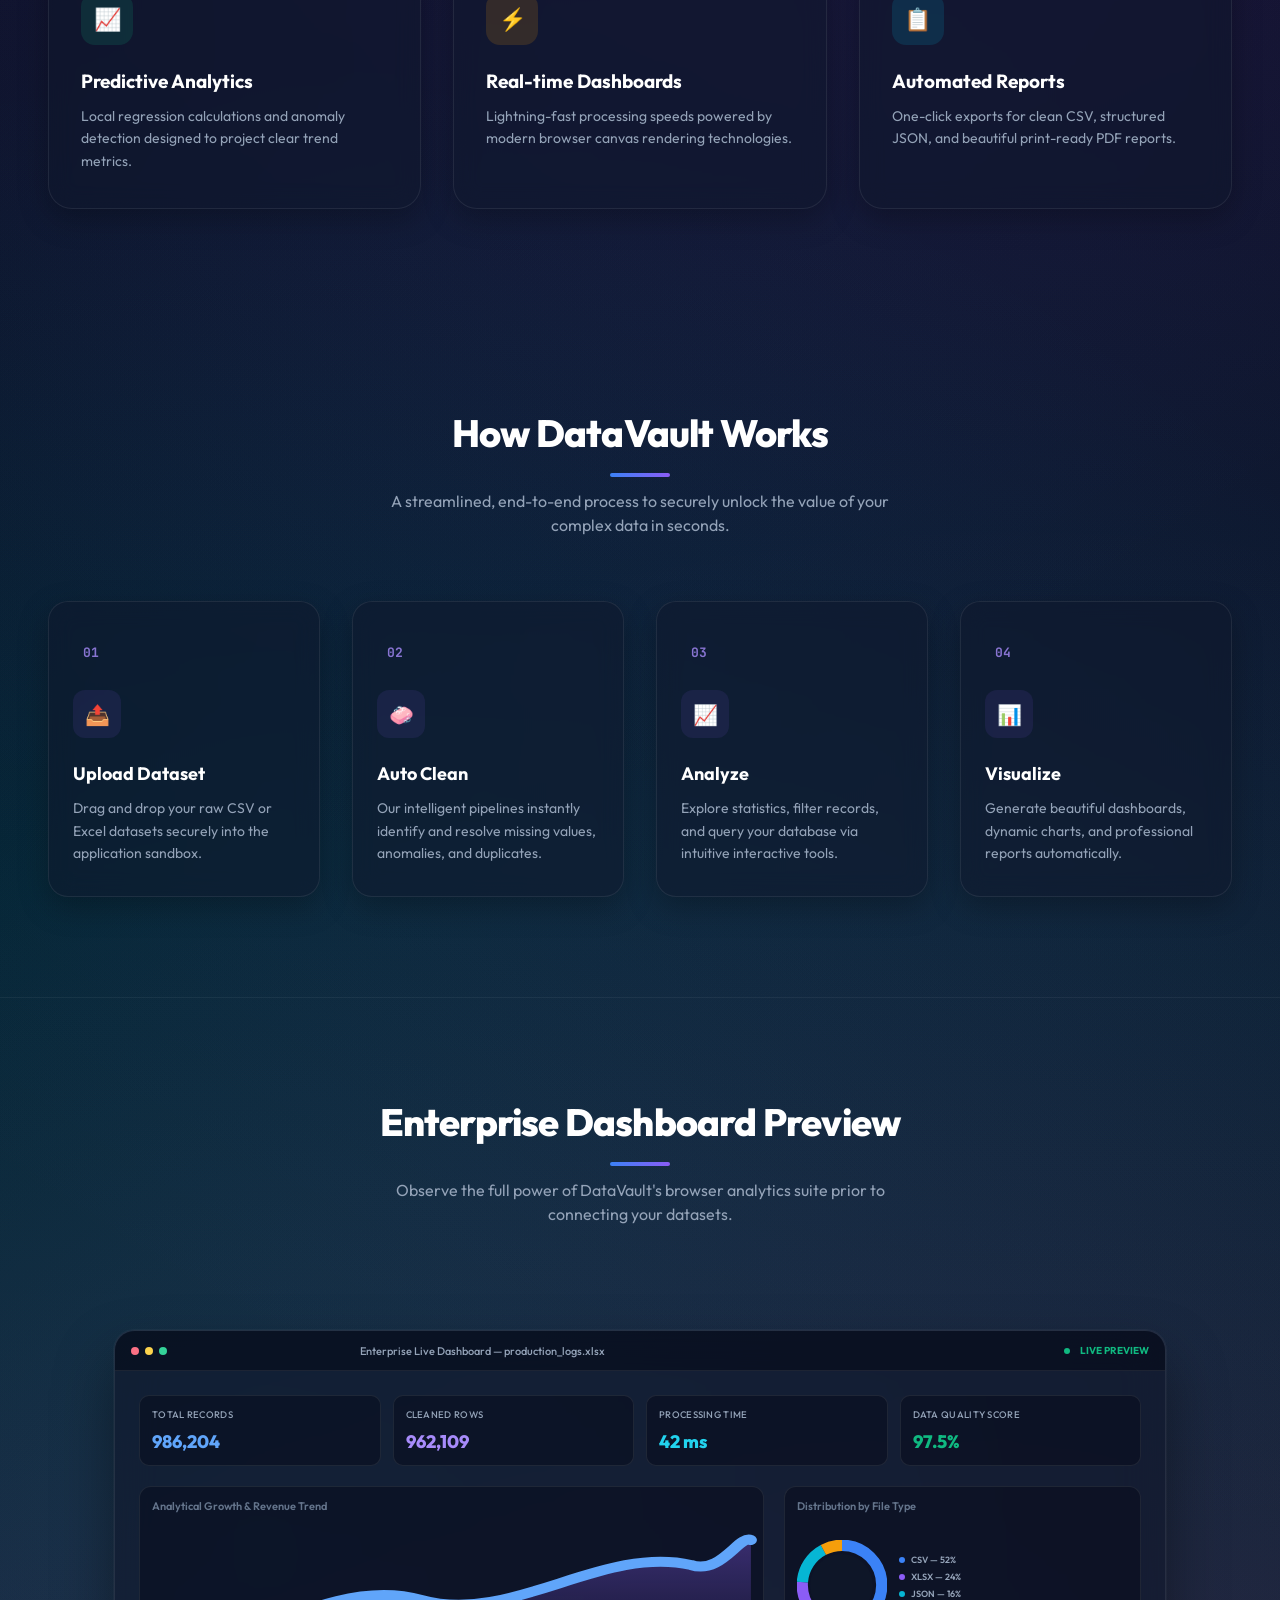
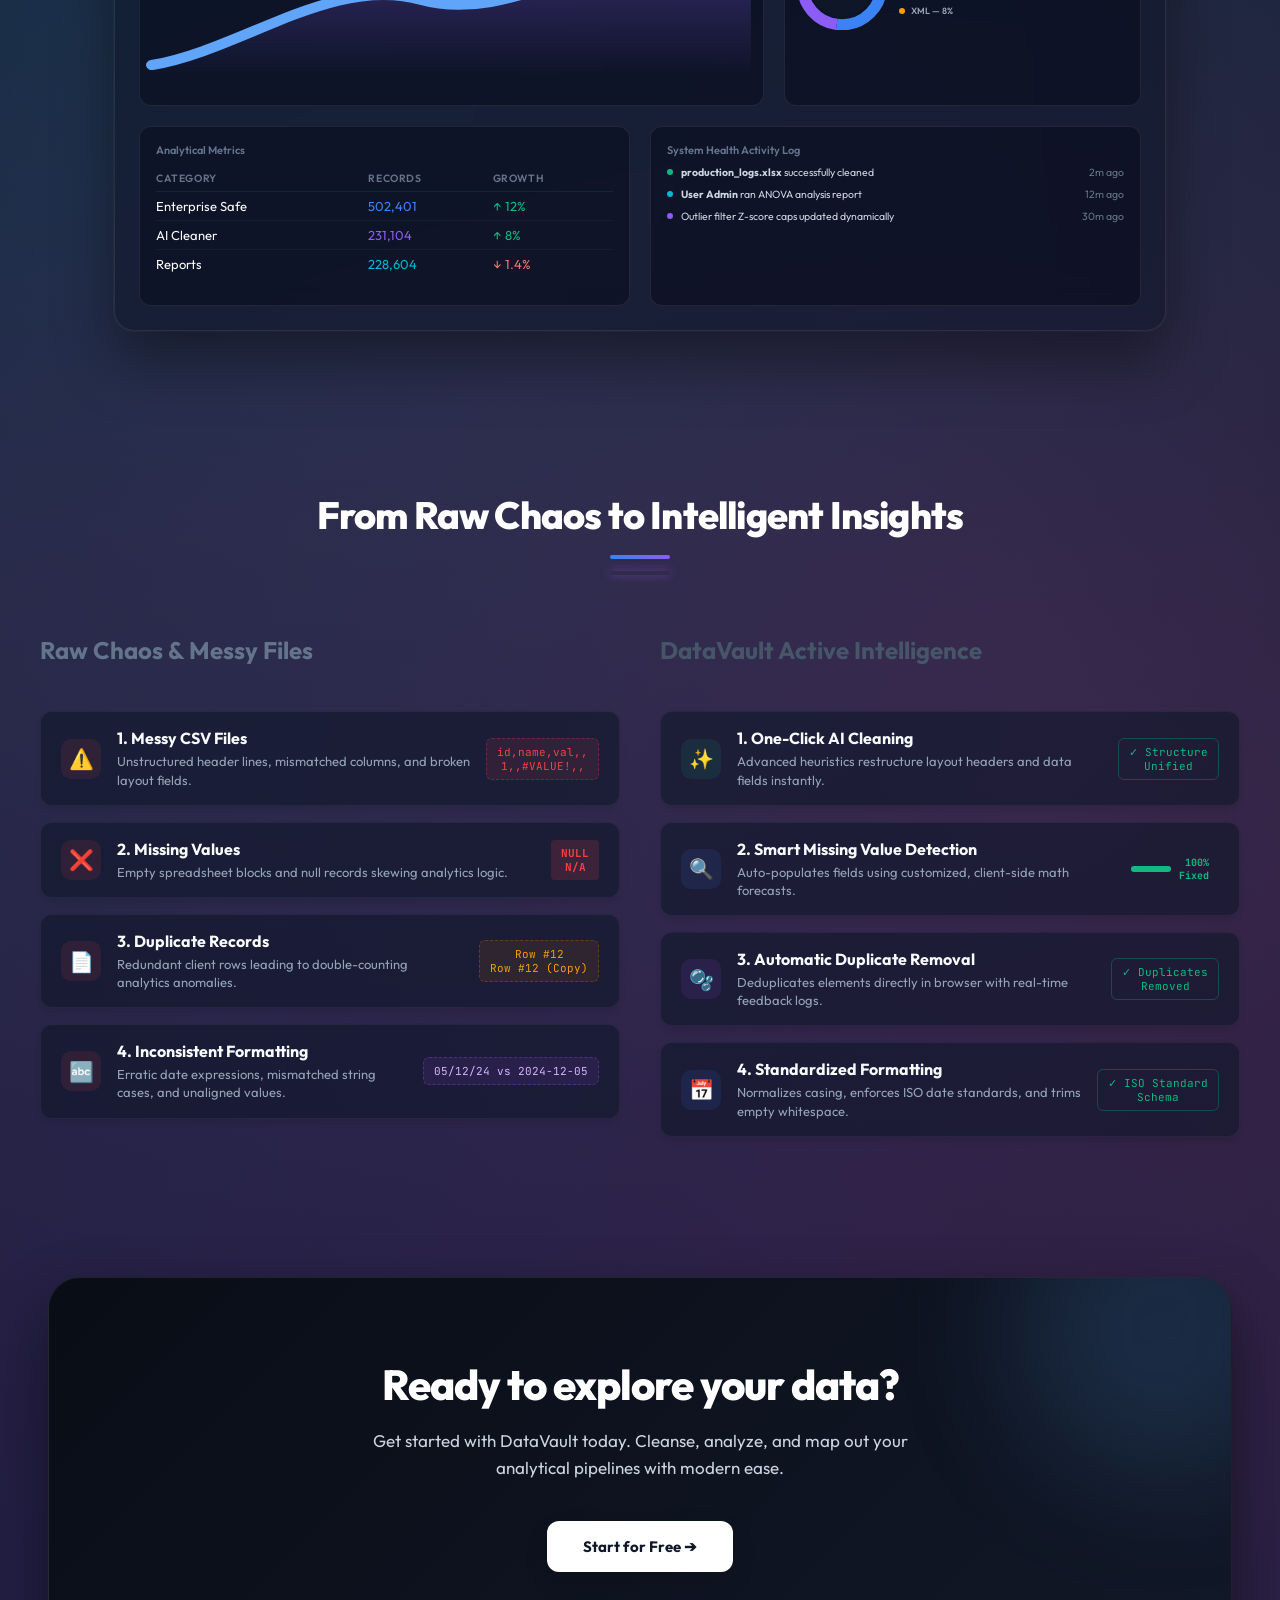
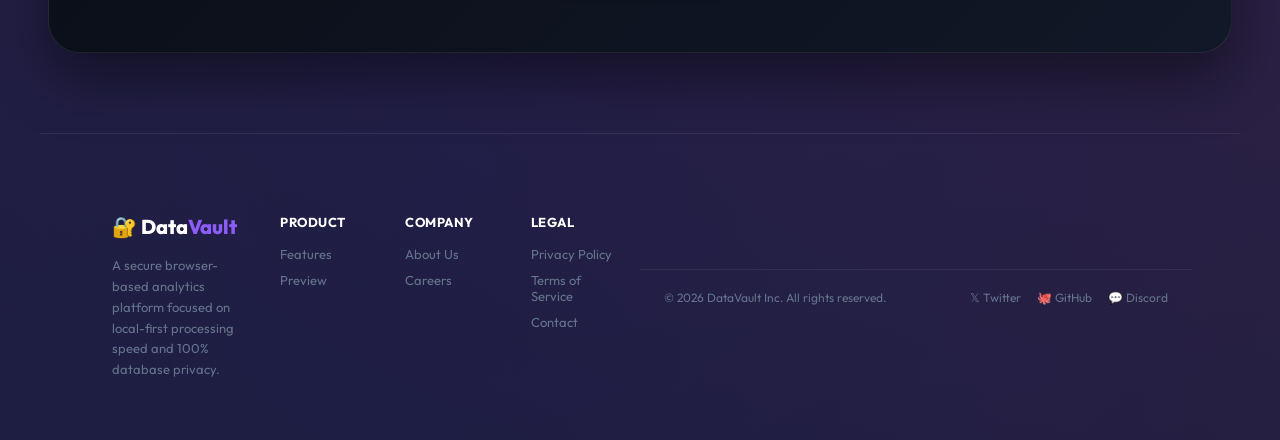
<file: frontend.html>
<!DOCTYPE html>
<html lang="en">

<head>
  <meta charset="UTF-8" />
  <meta name="viewport" content="width=device-width, initial-scale=1.0" />
  <title>DataVault – Secure Analytics Platform</title>
  <link
    href="https://fonts.googleapis.com/css2?family=Outfit:wght@300;400;500;600;700;800&family=Montserrat:wght@600;700;800&family=JetBrains+Mono:wght@400;500&display=swap"
    rel="stylesheet" />
  <link rel="stylesheet" href="style.css">
  <script src="https://cdn.sheetjs.com/xlsx-latest/package/dist/xlsx.full.min.js"></script>

</head>

<body>

  <!-- ANIMATED BACKGROUND -->
  <canvas id="bg-canvas"></canvas>
  <!-- ════════════════════════════════
     SAAS HOMEPAGE
  ════════════════════════════════ -->
  <div class="page active" id="page-home">
    <!-- Home Header -->
    <header class="home-header">
      <div class="home-logo" onclick="window.scrollTo({top: 0, behavior: 'smooth'})" style="cursor: pointer;">🔐 Data<span>Vault</span></div>
      <nav class="home-nav">
        <button class="home-nav-link" onclick="window.scrollTo({top: 0, behavior: 'smooth'})">Home</button>
        <button class="home-nav-link" onclick="scrollToSection('home-features')">Features</button>
        <button class="home-nav-link" onclick="scrollToSection('home-how')">How it works</button>
        <button class="home-nav-link" onclick="scrollToSection('home-sandbox')">Preview</button>
        <button class="home-nav-link" onclick="scrollToSection('home-insights')">Insights</button>
      </nav>
      <div class="home-header-actions">
        <button class="btn-header-outline" onclick="window.location.href='user-login.html'">User</button>
        <button class="btn-get-started" onclick="window.location.href='admin-login.html'">Admin</button>
      </div>
    </header>

    <!-- Hero Section -->
    <section class="home-hero">
      <div class="hero-container">
        <!-- Left Column: Text -->
        <div class="hero-text-content">
          <div class="hero-pill"><span class="hero-pill-dot"></span> Secure • Fast • Insightful</div>
          <h1>Turn raw data into <span class="gradient-text">clear, actionable insights</span></h1>
          <p>DataVault is a state-of-the-art secure analytics platform designed to clean, analyze, and visualize your organizational datasets with complete peace of mind.</p>
          <div class="hero-buttons" style="margin-top: 28px; display: flex; gap: 16px;">
            <button class="btn-primary-home" onclick="showLoginPage()">Get Started ➔</button>
            <button class="btn-outline-home" onclick="scrollToSection('home-sandbox')">Learn More ➔</button>
          </div>
        </div>

        <!-- Right Column: Custom team illustration replacing macOS Mockup -->
        <div class="hero-visual-content">
          <img src="hero_analytics_illustration.png" alt="Intelligent Data Analytics Illustration" class="hero-illustration-img">
        </div>
      </div>
    </section>

    <!-- Trusted By Strip -->
    <section class="trusted-strip">
      <p class="trusted-label">Trusted by teams at leading organizations</p>
      <div class="trusted-logos">
        <span class="trusted-logo-item">🏢 TechCorp</span>
        <span class="trusted-logo-item">🏦 FinEdge</span>
        <span class="trusted-logo-item">🏥 MedFlow</span>
        <span class="trusted-logo-item">🎓 EduPrime</span>
        <span class="trusted-logo-item">🚀 LaunchPad</span>
      </div>
    </section>

    <!-- Trust / Stats Section -->
    <section class="home-section" id="home-stats" style="padding-top: 20px; padding-bottom: 40px;">
      <div class="stats-container" style="max-width: 1200px; width: 100%; margin: 0 auto; padding: 0 24px;">
        <div class="stats-grid" style="display: grid; grid-template-columns: repeat(4, 1fr); gap: 24px;">
          <div class="stat-glass-card" style="position: relative; overflow: hidden;">
            <div class="stat-glow-orb blue"></div>
            <div class="stat-card-metric">10K+</div>
            <div class="stat-card-label">Datasets Processed</div>
          </div>
          <div class="stat-glass-card" style="position: relative; overflow: hidden;">
            <div class="stat-glow-orb green"></div>
            <div class="stat-card-metric">99.9%</div>
            <div class="stat-card-label">Secure Sandbox</div>
          </div>
          <div class="stat-glass-card" style="position: relative; overflow: hidden;">
            <div class="stat-glow-orb purple"></div>
            <div class="stat-card-metric">50+</div>
            <div class="stat-card-label">Analytics Tools</div>
          </div>
          <div class="stat-glass-card" style="position: relative; overflow: hidden;">
            <div class="stat-glow-orb pink"></div>
            <div class="stat-card-metric">Real-time</div>
            <div class="stat-card-label">Instant Insights</div>
          </div>
        </div>
      </div>
    </section>

    <!-- Platform Features Section -->
    <section class="home-section" id="home-features">
      <h2 class="section-title">Platform Features</h2>
      <p class="section-subtitle">Unlock an enterprise-grade analytics suite with premium capabilities built directly into your browser.</p>
      
      <div class="features-grid">
        <div class="feature-card">
          <div class="feat-icon-container">🧹</div>
          <h3 class="feat-title">AI Data Cleaning</h3>
          <p class="feat-desc">Intelligent duplicate detection, automatic outlier capping, format standardization, and local heuristics.</p>
        </div>
        <div class="feature-card">
          <div class="feat-icon-container">📊</div>
          <h3 class="feat-title">Smart Visualization</h3>
          <p class="feat-desc">Build customizable viewports featuring dynamic pivot points, charts, and custom metrics instantly.</p>
        </div>
        <div class="feature-card">
          <div class="feat-icon-container">🛡️</div>
          <h3 class="feat-title">Secure Sandbox</h3>
          <p class="feat-desc">Zero-trust architecture. All parsing, validation, and analytics occur strictly in your local sandbox.</p>
        </div>
        <div class="feature-card">
          <div class="feat-icon-container">📈</div>
          <h3 class="feat-title">Predictive Analytics</h3>
          <p class="feat-desc">Local regression calculations and anomaly detection designed to project clear trend metrics.</p>
        </div>
        <div class="feature-card">
          <div class="feat-icon-container">⚡</div>
          <h3 class="feat-title">Real-time Dashboards</h3>
          <p class="feat-desc">Lightning-fast processing speeds powered by modern browser canvas rendering technologies.</p>
        </div>
        <div class="feature-card">
          <div class="feat-icon-container">📋</div>
          <h3 class="feat-title">Automated Reports</h3>
          <p class="feat-desc">One-click exports for clean CSV, structured JSON, and beautiful print-ready PDF reports.</p>
        </div>
      </div>
    </section>

    <!-- How It Works Section -->
    <section class="home-section alt-bg" id="home-how">
      <h2 class="section-title">How DataVault Works</h2>
      <p class="section-subtitle">A streamlined, end-to-end process to securely unlock the value of your complex data in seconds.</p>
      
      <div class="steps-grid">
        <div class="step-card">
          <div class="step-num">01</div>
          <div class="step-icon-container">📤</div>
          <h3 class="step-title">Upload Dataset</h3>
          <p class="step-desc">Drag and drop your raw CSV or Excel datasets securely into the application sandbox.</p>
        </div>
        <div class="step-card">
          <div class="step-num">02</div>
          <div class="step-icon-container">🧼</div>
          <h3 class="step-title">Auto Clean</h3>
          <p class="step-desc">Our intelligent pipelines instantly identify and resolve missing values, anomalies, and duplicates.</p>
        </div>
        <div class="step-card">
          <div class="step-num">03</div>
          <div class="step-icon-container">📈</div>
          <h3 class="step-title">Analyze</h3>
          <p class="step-desc">Explore statistics, filter records, and query your database via intuitive interactive tools.</p>
        </div>
        <div class="step-card">
          <div class="step-num">04</div>
          <div class="step-icon-container">📊</div>
          <h3 class="step-title">Visualize</h3>
          <p class="step-desc">Generate beautiful dashboards, dynamic charts, and professional reports automatically.</p>
        </div>
      </div>
    </section>

    <!-- Large Admin Dashboard Preview Section -->
    <section class="home-section" id="home-sandbox" style="padding-bottom: 80px;">
      <h2 class="section-title">Enterprise Dashboard Preview</h2>
      <p class="section-subtitle">Observe the full power of DataVault's browser analytics suite prior to connecting your datasets.</p>
      
      <div class="preview-container" style="max-width: 1100px; width: 100%; margin: 40px auto 0; padding: 0 24px;">
        <div class="db-mockup-window large-preview" style="animation: none; transform: none; width: 100%; max-width: 100%;">
          <!-- Titlebar -->
          <div class="db-mockup-titlebar">
            <div class="db-mockup-dots">
              <span class="dot-red"></span>
              <span class="dot-yellow"></span>
              <span class="dot-green"></span>
            </div>
            <span class="db-mockup-title">Enterprise Live Dashboard — production_logs.xlsx</span>
            <div style="margin-left: auto; display: flex; gap: 6px; font-size: 10px; color: #10b981; font-weight: 700; align-items: center;">
              <span style="display:inline-block; width:6px; height:6px; background:#10b981; border-radius:50%; margin-right:4px; animation: pulse 2s infinite;"></span> LIVE PREVIEW
            </div>
          </div>
          
          <!-- Mockup Body -->
          <div class="db-mockup-body" style="padding: 24px; gap: 20px;">
            <!-- KPI Statistics -->
            <div class="db-mockup-stats" style="grid-template-columns: repeat(4, 1fr);">
              <div class="stat-mini-card">
                <span class="stat-label">Total Records</span>
                <span class="stat-value text-blue">986,204</span>
              </div>
              <div class="stat-mini-card">
                <span class="stat-label">Cleaned Rows</span>
                <span class="stat-value text-indigo">962,109</span>
              </div>
              <div class="stat-mini-card">
                <span class="stat-label">Processing Time</span>
                <span class="stat-value text-cyan">42 ms</span>
              </div>
              <div class="stat-mini-card">
                <span class="stat-label">Data Quality Score</span>
                <span class="stat-value text-green" style="color: #10b981 !important;">97.5%</span>
              </div>
            </div>
            
            <!-- Mid Row: Trend Line & Pie chart -->
            <div style="display: grid; grid-template-columns: 1.4fr 0.8fr; gap: 20px;">
              <div class="bottom-card" style="height: 220px; justify-content: flex-start;">
                <span class="section-label" style="margin-bottom: 12px; font-size: 11px;">Analytical Growth & Revenue Trend</span>
                <div class="db-line-chart" style="height: 150px; width: 100%;">
                  <svg viewBox="0 0 100 30" class="line-svg" preserveAspectRatio="none" style="height: 100%;">
                    <defs>
                      <linearGradient id="preview-line-grad" x1="0" y1="0" x2="0" y2="1">
                        <stop offset="0%" stop-color="#8b5cf6" stop-opacity="0.35"/>
                        <stop offset="100%" stop-color="#8b5cf6" stop-opacity="0"/>
                      </linearGradient>
                    </defs>
                    <path d="M 0 28 C 15 25, 30 10, 45 15 C 60 20, 75 4, 90 8 C 95 10, 98 2, 100 3 L 100 30 L 0 30 Z" fill="url(#preview-line-grad)" />
                    <path d="M 0 28 C 15 25, 30 10, 45 15 C 60 20, 75 4, 90 8 C 95 10, 98 2, 100 3" fill="none" stroke="#8b5cf6" stroke-width="2" stroke-linecap="round" stroke-linejoin="round" />
                  </svg>
                </div>
              </div>
              <div class="bottom-card" style="height: 220px; justify-content: flex-start;">
                <span class="section-label" style="margin-bottom: 12px; font-size: 11px;">Distribution by File Type</span>
                <div class="db-donut-section" style="margin-top: 15px; justify-content: space-around;">
                  <div class="donut-chart-svg" style="width: 90px; height: 90px;">
                    <svg viewBox="0 0 36 36" class="donut-ring" style="width:100%; height:100%;">
                      <circle cx="18" cy="18" r="15.9" fill="none" stroke="rgba(255,255,255,0.06)" stroke-width="4.5" />
                      <circle cx="18" cy="18" r="15.9" fill="none" stroke="#3b82f6" stroke-width="4.5" stroke-dasharray="52 48" stroke-dashoffset="0" />
                      <circle cx="18" cy="18" r="15.9" fill="none" stroke="#8b5cf6" stroke-width="4.5" stroke-dasharray="24 76" stroke-dashoffset="-52" />
                      <circle cx="18" cy="18" r="15.9" fill="none" stroke="#06b6d4" stroke-width="4.5" stroke-dasharray="16 84" stroke-dashoffset="-76" />
                      <circle cx="18" cy="18" r="15.9" fill="none" stroke="#f59e0b" stroke-width="4.5" stroke-dasharray="8 92" stroke-dashoffset="-92" />
                    </svg>
                    <div class="donut-center-hole" style="width:70%; height:70%; top:15%; left:15%;"></div>
                  </div>
                  <div class="donut-legend" style="gap: 6px;">
                    <div class="legend-item"><span class="dot" style="background:#3b82f6;"></span> CSV — 52%</div>
                    <div class="legend-item"><span class="dot" style="background:#8b5cf6;"></span> XLSX — 24%</div>
                    <div class="legend-item"><span class="dot" style="background:#06b6d4;"></span> JSON — 16%</div>
                    <div class="legend-item"><span class="dot" style="background:#f59e0b;"></span> XML — 8%</div>
                  </div>
                </div>
              </div>
            </div>
            
            <!-- Bottom Row: Table & Activity -->
            <div style="display: grid; grid-template-columns: 1.1fr 1.1fr; gap: 20px;">
              <div class="bottom-card" style="height: 180px; justify-content: flex-start; overflow: hidden; padding: 16px;">
                <span class="section-label" style="margin-bottom: 8px; font-size: 11px;">Analytical Metrics</span>
                <div class="tbl-wrap" style="width:100%; font-size: 10.5px;">
                  <table style="width: 100%;">
                    <thead>
                      <tr style="border-bottom: 1px solid rgba(255,255,255,0.06); text-align: left;">
                        <th style="padding: 6px 0;">Category</th>
                        <th style="padding: 6px 0;">Records</th>
                        <th style="padding: 6px 0;">Growth</th>
                      </tr>
                    </thead>
                    <tbody>
                      <tr style="border-bottom: 1px solid rgba(255,255,255,0.04);">
                        <td style="padding: 6px 0;">Enterprise Safe</td>
                        <td style="padding: 6px 0; color:#3b82f6;">502,401</td>
                        <td style="padding: 6px 0; color:#10b981;">↑ 12%</td>
                      </tr>
                      <tr style="border-bottom: 1px solid rgba(255,255,255,0.04);">
                        <td style="padding: 6px 0;">AI Cleaner</td>
                        <td style="padding: 6px 0; color:#8b5cf6;">231,104</td>
                        <td style="padding: 6px 0; color:#10b981;">↑ 8%</td>
                      </tr>
                      <tr>
                        <td style="padding: 6px 0;">Reports</td>
                        <td style="padding: 6px 0; color:#06b6d4;">228,604</td>
                        <td style="padding: 6px 0; color:#f87171;">↓ 1.4%</td>
                      </tr>
                    </tbody>
                  </table>
                </div>
              </div>
              <div class="bottom-card" style="height: 180px; justify-content: flex-start; overflow: hidden; padding: 16px;">
                <span class="section-label" style="margin-bottom: 8px; font-size: 11px;">System Health Activity Log</span>
                <div style="display:flex; flex-direction:column; gap:8px; font-size: 10.5px; width:100%; text-align: left;">
                  <div style="display:flex; gap:8px; align-items:center;">
                    <span style="display:inline-block; width:6px; height:6px; background:#10b981; border-radius:50%;"></span>
                    <span style="color:#cbd5e1;"><b>production_logs.xlsx</b> successfully cleaned</span>
                    <span style="color:#64748b; margin-left:auto;">2m ago</span>
                  </div>
                  <div style="display:flex; gap:8px; align-items:center;">
                    <span style="display:inline-block; width:6px; height:6px; background:#06b6d4; border-radius:50%;"></span>
                    <span style="color:#cbd5e1;"><b>User Admin</b> ran ANOVA analysis report</span>
                    <span style="color:#64748b; margin-left:auto;">12m ago</span>
                  </div>
                  <div style="display:flex; gap:8px; align-items:center;">
                    <span style="display:inline-block; width:6px; height:6px; background:#8b5cf6; border-radius:50%;"></span>
                    <span style="color:#cbd5e1;">Outlier filter Z-score caps updated dynamically</span>
                    <span style="color:#64748b; margin-left:auto;">30m ago</span>
                  </div>
                </div>
              </div>
            </div>
          </div>
        </div>
      </div>
    </section>







    <!-- Insights / Features Grid Section -->
    <section class="home-section" id="home-insights" style="background: rgba(13, 17, 23, 0.4);">
      <h2 class="section-title">From Raw Chaos to Intelligent Insights</h2>
      <div class="title-underline" style="width: 60px; height: 4px; background: linear-gradient(90deg, var(--brand), #a855f7); margin: 0 auto 60px; border-radius: 2px; box-shadow: 0 0 10px rgba(168,85,247,0.5);"></div>
      
      <div class="insights-grid" style="display: grid; grid-template-columns: 1fr 1fr; gap: 40px; max-width: 1200px; margin: 0 auto; text-align: left;">
        
        <!-- Left Side: Raw Chaos -->
        <div class="insights-col">
          <h3 style="font-size: 24px; font-weight: 700; color: #64748b; margin-bottom: 30px;">Raw Chaos & Messy Files</h3>
          
          <div class="insight-card dark-card">
            <div class="insight-icon bg-red">⚠️</div>
            <div class="insight-content">
              <h4>1. Messy CSV Files</h4>
              <p>Unstructured header lines, mismatched columns, and broken layout fields.</p>
            </div>
            <div class="insight-badge red-code">id,name,val,,<br>1,,#VALUE!,,</div>
          </div>

          <div class="insight-card dark-card">
            <div class="insight-icon bg-red">❌</div>
            <div class="insight-content">
              <h4>2. Missing Values</h4>
              <p>Empty spreadsheet blocks and null records skewing analytics logic.</p>
            </div>
            <div class="insight-badge red-badge">NULL<br>N/A</div>
          </div>

          <div class="insight-card dark-card">
            <div class="insight-icon bg-red">📄</div>
            <div class="insight-content">
              <h4>3. Duplicate Records</h4>
              <p>Redundant client rows leading to double-counting analytics anomalies.</p>
            </div>
            <div class="insight-badge brown-badge">Row #12<br>Row #12 (Copy)</div>
          </div>

          <div class="insight-card dark-card">
            <div class="insight-icon bg-red">🔤</div>
            <div class="insight-content">
              <h4>4. Inconsistent Formatting</h4>
              <p>Erratic date expressions, mismatched string cases, and unaligned values.</p>
            </div>
            <div class="insight-badge purple-code">05/12/24 vs 2024-12-05</div>
          </div>
        </div>

        <!-- Right Side: Intelligent Insights -->
        <div class="insights-col">
          <h3 style="font-size: 24px; font-weight: 700; color: #475569; margin-bottom: 30px;">DataVault Active Intelligence</h3>
          
          <div class="insight-card dark-card">
            <div class="insight-icon bg-green">✨</div>
            <div class="insight-content">
              <h4>1. One-Click AI Cleaning</h4>
              <p>Advanced heuristics restructure layout headers and data fields instantly.</p>
            </div>
            <div class="insight-badge green-badge">✓ Structure<br>Unified</div>
          </div>

          <div class="insight-card dark-card">
            <div class="insight-icon bg-blue">🔍</div>
            <div class="insight-content">
              <h4>2. Smart Missing Value Detection</h4>
              <p>Auto-populates fields using customized, client-side math forecasts.</p>
            </div>
            <div class="insight-badge progress-badge" style="display:flex; align-items:center; gap:8px;"><div style="width: 40px; background: rgba(255,255,255,0.1); height: 6px; border-radius: 3px;"><div class="progress-bar" style="width: 100%; background: #10b981; height: 100%; border-radius: 3px;"></div></div><span style="color:#10b981; font-size: 10px; font-weight: 700; text-align:right;">100%<br>Fixed</span></div>
          </div>

          <div class="insight-card dark-card">
            <div class="insight-icon bg-purple">🫧</div>
            <div class="insight-content">
              <h4>3. Automatic Duplicate Removal</h4>
              <p>Deduplicates elements directly in browser with real-time feedback logs.</p>
            </div>
            <div class="insight-badge green-badge">✓ Duplicates<br>Removed</div>
          </div>

          <div class="insight-card dark-card">
            <div class="insight-icon bg-blue">📅</div>
            <div class="insight-content">
              <h4>4. Standardized Formatting</h4>
              <p>Normalizes casing, enforces ISO date standards, and trims empty whitespace.</p>
            </div>
            <div class="insight-badge green-badge">✓ ISO Standard<br>Schema</div>
          </div>
        </div>

      </div>
    </section>


    <!-- CTA Section -->
    <section class="home-cta-section" style="padding-top:60px;">
      <div class="home-cta-card" style="position: relative; overflow: hidden;">
        <div class="cta-glow-bg"></div>
        <h2>Ready to explore your data?</h2>
        <p>Get started with DataVault today. Cleanse, analyze, and map out your analytical pipelines with modern ease.</p>
        <button class="btn-cta-home" onclick="showLoginPage()">
          Start for Free ➔
        </button>
      </div>
    </section>

    <!-- Home Footer -->
    <footer class="home-footer">
      <div style="max-width: 1200px; width: 100%; margin: 0 auto; padding: 40px 24px 20px; display: grid; grid-template-columns: 1.5fr repeat(3, 1fr); gap: 40px; text-align: left;">
        <div>
          <div style="font-size: 20px; font-weight: 800; color: #ffffff; margin-bottom: 16px;">🔐 Data<span style="color:#8b5cf6;">Vault</span></div>
          <p style="font-size: 13px; color: #64748b; line-height: 1.6; max-width: 260px;">A secure browser-based analytics platform focused on local-first processing speed and 100% database privacy.</p>
        </div>
        <div>
          <h5 style="font-size: 13px; font-weight: 700; color: #ffffff; text-transform: uppercase; letter-spacing: 0.5px; margin-bottom: 16px;">Product</h5>
          <div style="display:flex; flex-direction:column; gap:10px; font-size:13px;">
            <span style="color:#64748b; cursor:pointer;" onclick="scrollToSection('home-features')">Features</span>
            <span style="color:#64748b; cursor:pointer;" onclick="scrollToSection('home-sandbox')">Preview</span>
          </div>
        </div>
        <div>
          <h5 style="font-size: 13px; font-weight: 700; color: #ffffff; text-transform: uppercase; letter-spacing: 0.5px; margin-bottom: 16px;">Company</h5>
          <div style="display:flex; flex-direction:column; gap:10px; font-size:13px;">
            <span style="color:#64748b; cursor:pointer;" onclick="showLoginPage()">About Us</span>
            <span style="color:#64748b; cursor:pointer;" onclick="showLoginPage()">Careers</span>
          </div>
        </div>
        <div>
          <h5 style="font-size: 13px; font-weight: 700; color: #ffffff; text-transform: uppercase; letter-spacing: 0.5px; margin-bottom: 16px;">Legal</h5>
          <div style="display:flex; flex-direction:column; gap:10px; font-size:13px;">
            <span style="color:#64748b; cursor:pointer;" onclick="showLoginPage()">Privacy Policy</span>
            <span style="color:#64748b; cursor:pointer;" onclick="showLoginPage()">Terms of Service</span>
            <span style="color:#64748b; cursor:pointer;" onclick="showLoginPage()">Contact</span>
          </div>
        </div>
      </div>
      <div style="border-top:1px solid rgba(255,255,255,0.06); padding: 20px 24px; max-width:1200px; width:100%; margin: 20px auto 0; display:flex; justify-content:space-between; align-items:center; font-size:12px; color:#64748b;">
        <div>© 2026 DataVault Inc. All rights reserved.</div>
        <div style="display:flex; gap:16px;">
          <span style="cursor:pointer;">𝕏 Twitter</span>
          <span style="cursor:pointer;">🐙 GitHub</span>
          <span style="cursor:pointer;">💬 Discord</span>
        </div>
      </div>
    </footer>
  </div>

  <!-- ════════════════════════════════
     LOGIN PAGE (SOFT THEME)
  ════════════════════════════════ -->
    <script>
    /* ANIMATED BACKGROUND */
    const canvas = document.getElementById('bg-canvas');
    const ctx = canvas.getContext('2d');
    let width, height;
    function resize() {
      width = canvas.width = window.innerWidth;
      height = canvas.height = window.innerHeight;
    }
    window.addEventListener('resize', resize);
    resize();
    const particles = [];
    for (let i = 0; i < 40; i++) {
      particles.push({
        x: Math.random() * width,
        y: Math.random() * height,
        r: Math.random() * 2 + 0.5,
        dx: (Math.random() - 0.5) * 0.5,
        dy: (Math.random() - 0.5) * 0.5
      });
    }
    function draw() {
      ctx.clearRect(0, 0, width, height);
      ctx.fillStyle = 'rgba(96, 165, 250, 0.15)';
      particles.forEach(p => {
        ctx.beginPath();
        ctx.arc(p.x, p.y, p.r, 0, Math.PI * 2);
        ctx.fill();
        p.x += p.dx;
        p.y += p.dy;
        if (p.x < 0 || p.x > width) p.dx *= -1;
        if (p.y < 0 || p.y > height) p.dy *= -1;
      });
      requestAnimationFrame(draw);
    }
    draw();

    function scrollToSection(id) {
      const el = document.getElementById(id);
      if (el) {
        window.scrollTo({ top: el.offsetTop - 80, behavior: 'smooth' });
      }
    }
  </script>
</body>
</html>
</file>
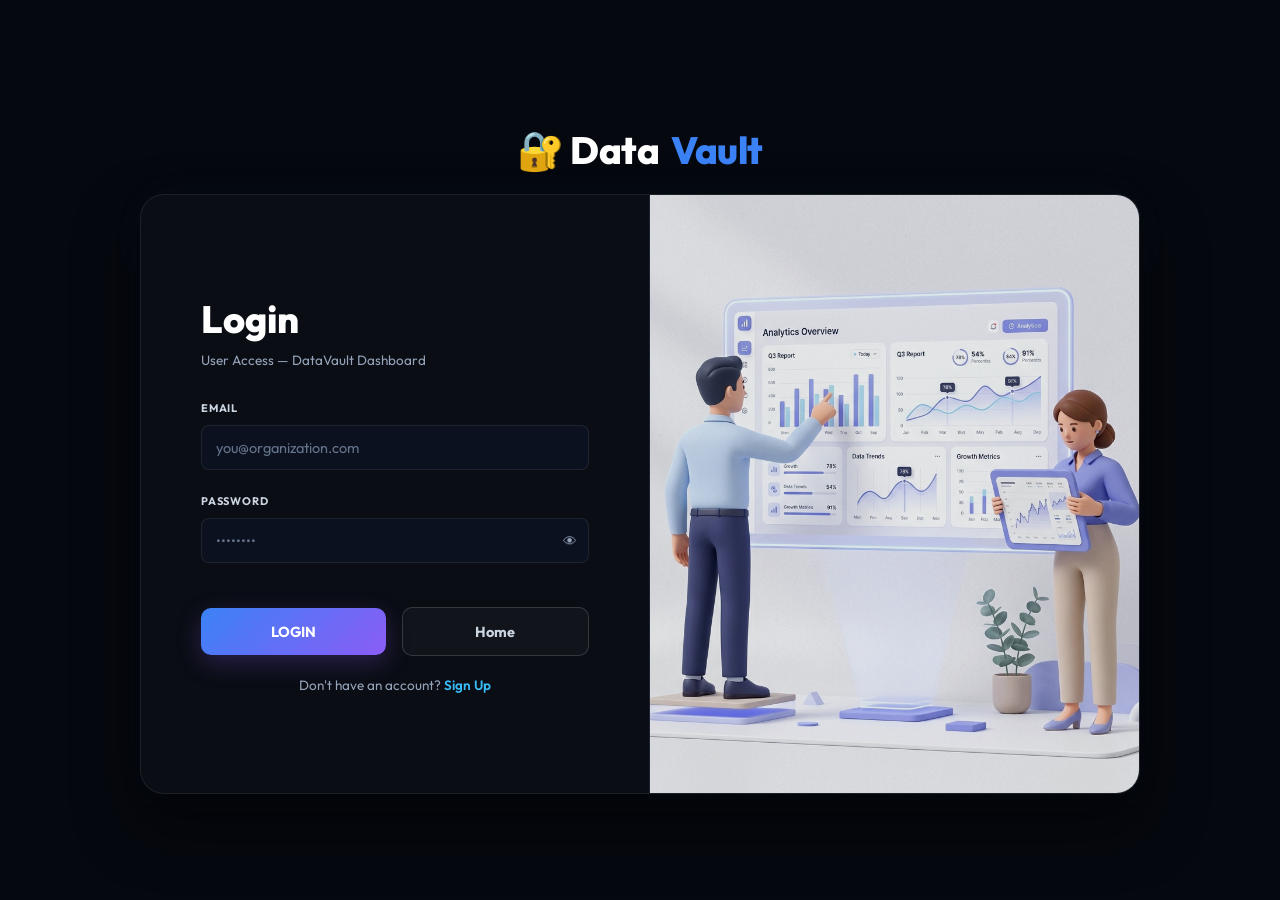
<file: user-login.html>
<!DOCTYPE html>
<html lang="en">

<head>
  <meta charset="UTF-8" />
  <meta name="viewport" content="width=device-width, initial-scale=1.0" />
  <title>DataVault – Secure Analytics Platform</title>
  <link
    href="https://fonts.googleapis.com/css2?family=Outfit:wght@300;400;500;600;700;800&family=Montserrat:wght@600;700;800&family=JetBrains+Mono:wght@400;500&display=swap"
    rel="stylesheet" />
  <link rel="stylesheet" href="style.css?v=2.0">
  <script src="https://cdn.sheetjs.com/xlsx-latest/package/dist/xlsx.full.min.js"></script>

</head>

<body>

  <!-- ANIMATED BACKGROUND -->
  <canvas id="bg-canvas"></canvas>
  <!-- ════════════════════════════════
     SAAS HOMEPAGE
  ════════════════════════════════ -->
  <div class="page soft-mode active" id="page-login" style="flex-direction: column; gap: 20px; justify-content: center; align-items: center;">

    <!-- Big Premium Logo above the login frame -->
    <div class="home-logo" style="font-size: 38px; font-weight: 800; gap: 12px; cursor: pointer; transition: transform 0.2s; margin-top: 20px;" 
         onmouseover="this.style.transform='scale(1.05)'" onmouseout="this.style.transform='scale(1)'"
         onclick="window.location.href='index.html'">🔐 Data<span>Vault</span></div>

    <div class="login-outer-frame">
      <!-- Form Side -->
      <div class="login-left-form">

        <h1 class="login-title-soft">Login</h1>
        <p id="login-subtitle" style="font-size:13px; color:#94a3b8; margin-bottom: 20px;">User Access &mdash; DataVault Dashboard</p>


        <div class="soft-field">
          <label>Email</label>
          <input type="email" class="soft-input" placeholder="you@organization.com" id="login-email">
        </div>

        <div class="soft-field">
          <label>Password</label>
          <input type="password" class="soft-input" placeholder="••••••••" id="login-pass">
          <span style="position:absolute; right:0; top:35px; cursor:pointer; color:#94a3b8; font-size:14px;" onclick="togglePwd()">👁</span>
        </div>

        <div id="login-error" style="display:none; color:#fb7185; font-size:12px; margin-bottom:15px;"></div>

        <div class="login-actions-group">
          <button class="btn-soft-login" onclick="doLogin()">LOGIN</button>
          <button class="btn-soft-home" onclick="window.location.href='index.html'">Home</button>
        </div>

        <div style="margin-top: 20px; font-size: 13.5px; text-align: center; color: var(--muted2);">
          Don't have an account? <span style="color: var(--cyan); cursor: pointer; font-weight: 600;" onclick="window.location.href='user-signup.html'">Sign Up</span>
        </div>
      </div>

      <!-- Visual Side -->
      <div class="login-right-visual">
        <img src="login_illustration_v2.png" class="login-illustration-img" alt="Data Analytics Illustration">
        
        <!-- Abstract elements to mimic the image -->
        <div class="abstract-blob" style="width:350px; height:350px; top:-120px; right:-120px; opacity:0.35; background:#c7d2fe;"></div>
        <div class="abstract-blob" style="width:250px; height:250px; bottom:80px; left:-80px; opacity:0.25; background:#818cf8;"></div>
        <div class="abstract-blob" style="width:100px; height:100px; top:40%; left:-50px; opacity:0.15; background:#6366f1;"></div>
      </div>
    </div>
  </div>

  <!-- ════════════════════════════════
     APP SHELL
════════════════════════════════ -->
    <script>
    document.addEventListener('DOMContentLoaded', () => {
      const emailInput = document.getElementById('login-email');
      const passInput = document.getElementById('login-pass');
      const loginBtn = document.querySelector('.btn-soft-login');
      const err = document.getElementById('login-error');

      const emailRegex = /^[a-zA-Z0-9._%+-]+@[a-zA-Z0-9.-]+\.[a-zA-Z]{2,}$/;

      function validateInput() {
        const e = emailInput.value.trim();
        if (e === '') {
          err.style.display = 'none';
          if (loginBtn) loginBtn.disabled = true;
          return false;
        } else if (!emailRegex.test(e)) {
          err.style.display = 'block';
          err.textContent = 'Please enter a valid email address.';
          if (loginBtn) loginBtn.disabled = true;
          return false;
        } else {
          err.style.display = 'none';
          if (loginBtn) loginBtn.disabled = false;
          return true;
        }
      }

      emailInput.addEventListener('input', validateInput);
      validateInput(); // Initial run

      emailInput.addEventListener('keydown', e => {
        if (e.key === 'Enter') {
          if (validateInput()) {
            doLogin();
          } else {
            e.preventDefault();
          }
        }
      });
      passInput.addEventListener('keydown', e => {
        if (e.key === 'Enter') {
          if (validateInput()) {
            doLogin();
          } else {
            e.preventDefault();
          }
        }
      });
    });

    function doLogin() {
      const e = document.getElementById('login-email').value.trim();
      const p = document.getElementById('login-pass').value;
      const err = document.getElementById('login-error');

      const emailRegex = /^[a-zA-Z0-9._%+-]+@[a-zA-Z0-9.-]+\.[a-zA-Z]{2,}$/;
      if (!emailRegex.test(e)) {
        err.style.display = 'block';
        err.textContent = 'Please enter a valid email address.';
        return;
      }

      if (!p) {
        err.style.display = 'block';
        err.textContent = 'Please enter your password.';
        return;
      }

      // Allow any valid email format and non-empty password
      const role = e.toLowerCase().includes('admin') ? 'admin' : 'user';
      localStorage.setItem('userRole', role);
      window.location.href = 'dashboard.html';
    }

    function togglePwd() {
      const p = document.getElementById('login-pass');
      if (p.type === 'password') {
        p.type = 'text';
      } else {
        p.type = 'password';
      }
    }
  </script>
</body>
</html>
</file>
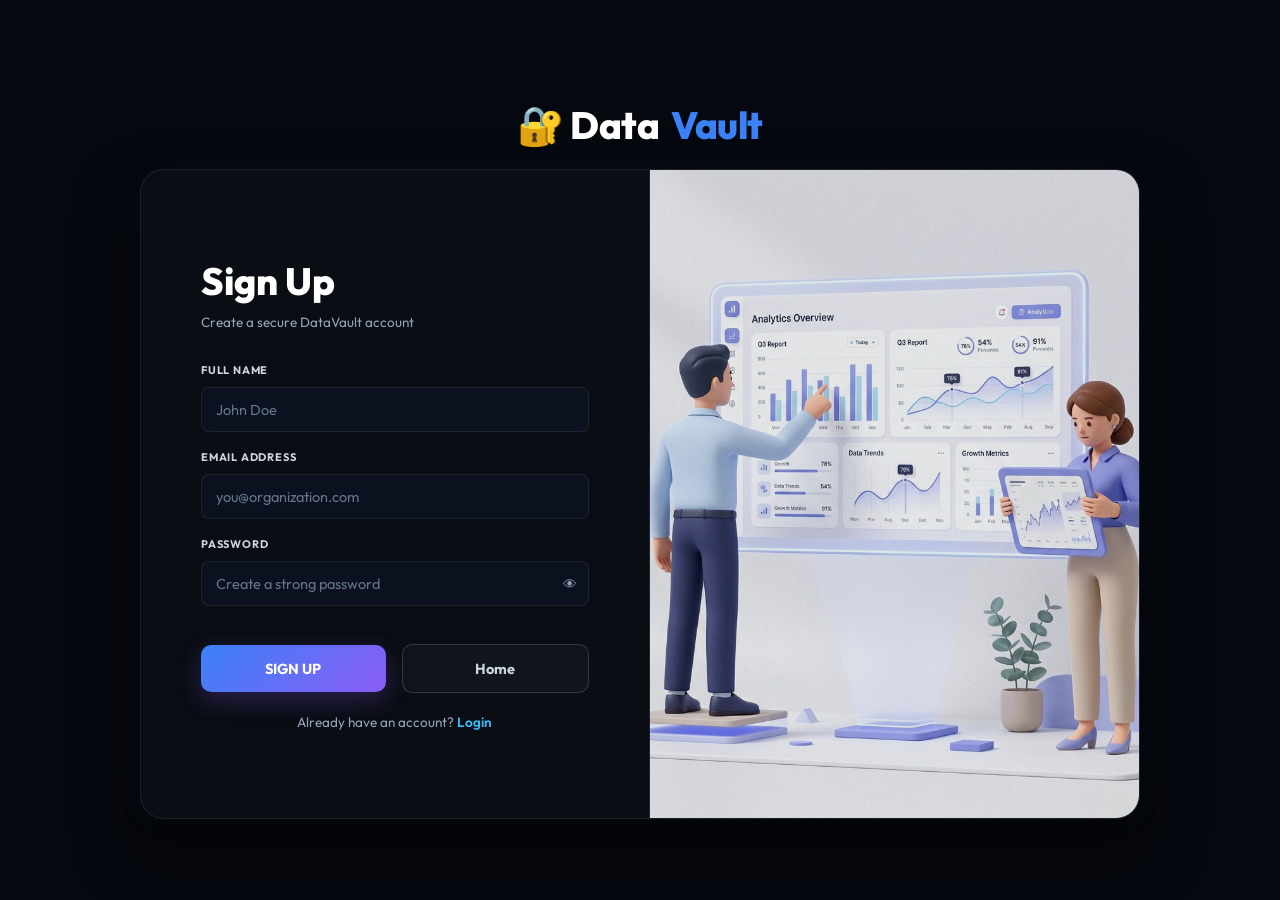
<file: user-signup.html>
<!DOCTYPE html>
<html lang="en">

<head>
  <meta charset="UTF-8" />
  <meta name="viewport" content="width=device-width, initial-scale=1.0" />
  <title>DataVault – Create Account</title>
  <link
    href="https://fonts.googleapis.com/css2?family=Outfit:wght@300;400;500;600;700;800&family=Montserrat:wght@600;700;800&family=JetBrains+Mono:wght@400;500&display=swap"
    rel="stylesheet" />
  <link rel="stylesheet" href="style.css?v=2.0">
</head>

<body>
  <!-- ANIMATED BACKGROUND -->
  <canvas id="bg-canvas"></canvas>

  <div class="page soft-mode active" id="page-login" style="flex-direction: column; gap: 20px; justify-content: center; align-items: center;">

    <!-- Big Premium Logo above the signup frame -->
    <div class="home-logo" style="font-size: 38px; font-weight: 800; gap: 12px; cursor: pointer; transition: transform 0.2s; margin-top: 20px;" 
         onmouseover="this.style.transform='scale(1.05)'" onmouseout="this.style.transform='scale(1)'"
         onclick="window.location.href='index.html'">🔐 Data<span>Vault</span></div>

    <div class="login-outer-frame" style="height: 650px !important;">
      <!-- Form Side -->
      <div class="login-left-form" style="padding: 40px 60px !important;">

        <h1 class="login-title-soft">Sign Up</h1>
        <p id="login-subtitle" style="font-size:13px; color:#94a3b8; margin-bottom: 20px;">Create a secure DataVault account</p>

        <div class="soft-field" style="margin-bottom: 18px !important;">
          <label>Full Name</label>
          <input type="text" class="soft-input" placeholder="John Doe" id="signup-name" required>
        </div>

        <div class="soft-field" style="margin-bottom: 18px !important;">
          <label>Email Address</label>
          <input type="email" class="soft-input" placeholder="you@organization.com" id="signup-email" required>
        </div>

        <div class="soft-field" style="margin-bottom: 18px !important;">
          <label>Password</label>
          <input type="password" class="soft-input" placeholder="Create a strong password" id="signup-pass" required>
          <span style="position:absolute; right:12px; top:38px; cursor:pointer; color:#94a3b8; font-size:14px;" onclick="togglePwd()">👁</span>
        </div>

        <div id="signup-error" style="display:none; color:#fb7185; font-size:12px; margin-bottom:12px;"></div>

        <div class="login-actions-group">
          <button class="btn-soft-login" onclick="doSignUp()">SIGN UP</button>
          <button class="btn-soft-home" onclick="window.location.href='index.html'">Home</button>
        </div>

        <div style="margin-top: 20px; font-size: 13.5px; text-align: center; color: var(--muted2);">
          Already have an account? <span style="color: var(--cyan); cursor: pointer; font-weight: 600;" onclick="window.location.href='user-login.html'">Login</span>
        </div>
      </div>

      <!-- Visual Side -->
      <div class="login-right-visual">
        <img src="login_illustration_v2.png" class="login-illustration-img" alt="Data Analytics Illustration">
        
        <!-- Abstract elements to mimic the image -->
        <div class="abstract-blob" style="width:350px; height:350px; top:-120px; right:-120px; opacity:0.35; background:#c7d2fe;"></div>
        <div class="abstract-blob" style="width:250px; height:250px; bottom:80px; left:-80px; opacity:0.25; background:#818cf8;"></div>
        <div class="abstract-blob" style="width:100px; height:100px; top:40%; left:-50px; opacity:0.15; background:#6366f1;"></div>
      </div>
    </div>
  </div>

  <script>
    function doSignUp() {
      const name = document.getElementById('signup-name').value.trim();
      const email = document.getElementById('signup-email').value.trim();
      const pass = document.getElementById('signup-pass').value;
      const err = document.getElementById('signup-error');

      if (!name || !email || !pass) {
        err.style.display = 'block';
        err.textContent = 'Please fill out all fields.';
        return;
      }

      // Save user credentials for actual login validation
      localStorage.setItem('registeredUser', JSON.stringify({ name, email, pass }));
      localStorage.setItem('userRole', 'user');
      alert('Account created successfully! Redirecting to Dashboard...');
      window.location.href = 'dashboard.html';
    }

    function togglePwd() {
      const p = document.getElementById('signup-pass');
      if (p.type === 'password') {
        p.type = 'text';
      } else {
        p.type = 'password';
      }
    }

    /* ANIMATED BACKGROUND */
    const canvas = document.getElementById('bg-canvas');
    const ctx = canvas.getContext('2d');
    let width, height;
    function resize() {
      width = canvas.width = window.innerWidth;
      height = canvas.height = window.innerHeight;
    }
    window.addEventListener('resize', resize);
    resize();
    const particles = [];
    for (let i = 0; i < 40; i++) {
      particles.push({
        x: Math.random() * width,
        y: Math.random() * height,
        r: Math.random() * 2 + 0.5,
        dx: (Math.random() - 0.5) * 0.5,
        dy: (Math.random() - 0.5) * 0.5
      });
    }
    function draw() {
      ctx.clearRect(0, 0, width, height);
      ctx.fillStyle = 'rgba(96, 165, 250, 0.15)';
      particles.forEach(p => {
        ctx.beginPath();
        ctx.arc(p.x, p.y, p.r, 0, Math.PI * 2);
        ctx.fill();
        p.x += p.dx;
        p.y += p.dy;
        if (p.x < 0 || p.x > width) p.dx *= -1;
        if (p.y < 0 || p.y > height) p.dy *= -1;
      });
      requestAnimationFrame(draw);
    }
    draw();
  </script>
</body>

</html>
</file>
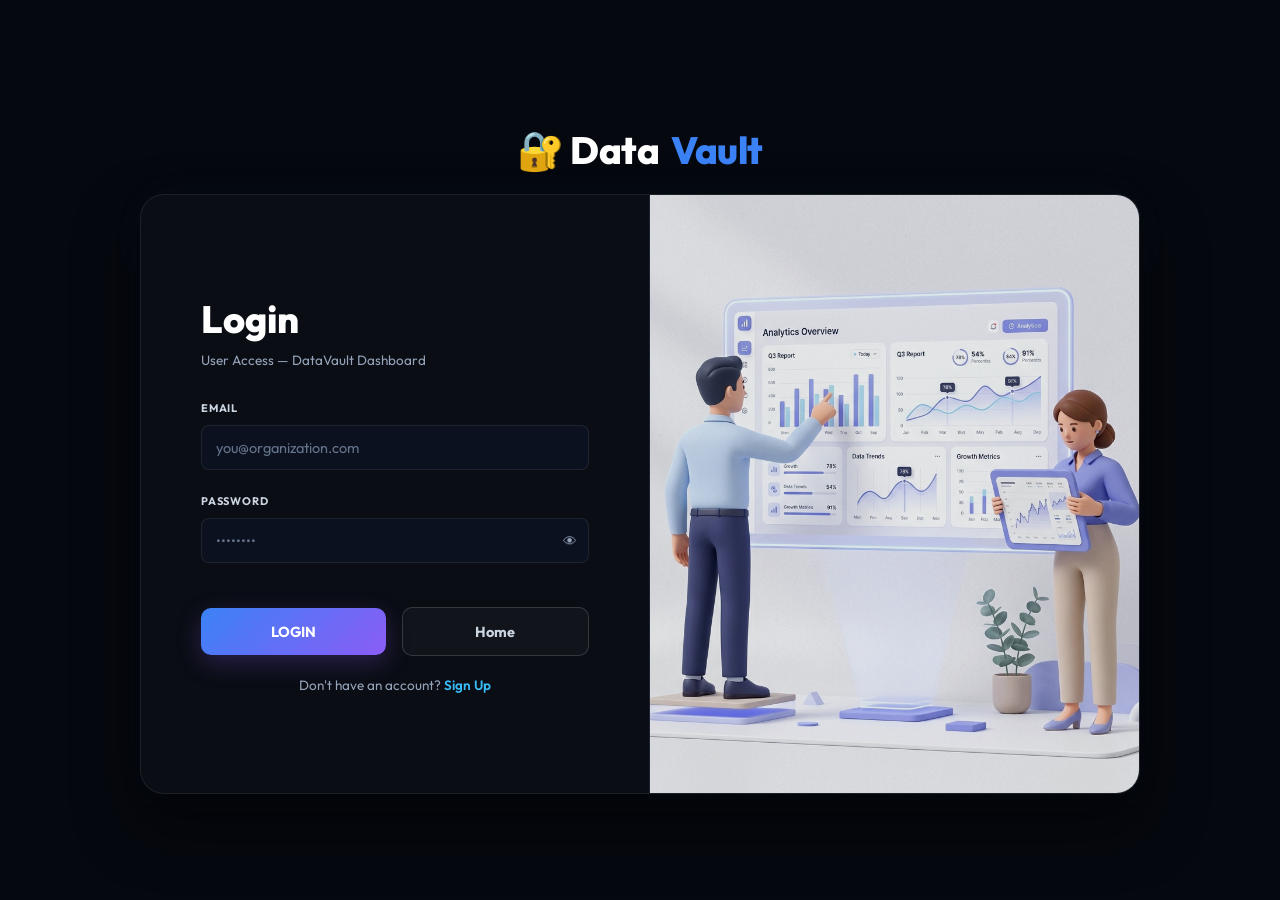
<file: user_login.html>
<!DOCTYPE html>
<html lang="en">

<head>
  <meta charset="UTF-8" />
  <meta name="viewport" content="width=device-width, initial-scale=1.0" />
  <title>DataVault – Secure Analytics Platform</title>
  <link
    href="https://fonts.googleapis.com/css2?family=Outfit:wght@300;400;500;600;700;800&family=Montserrat:wght@600;700;800&family=JetBrains+Mono:wght@400;500&display=swap"
    rel="stylesheet" />
  <link rel="stylesheet" href="style.css?v=2.0">
  <script src="https://cdn.sheetjs.com/xlsx-latest/package/dist/xlsx.full.min.js"></script>

</head>

<body>

  <!-- ANIMATED BACKGROUND -->
  <canvas id="bg-canvas"></canvas>
  <!-- ════════════════════════════════
     SAAS HOMEPAGE
  ════════════════════════════════ -->
  <div class="page soft-mode active" id="page-login" style="flex-direction: column; gap: 20px; justify-content: center; align-items: center;">

    <!-- Big Premium Logo above the login frame -->
    <div class="home-logo" style="font-size: 38px; font-weight: 800; gap: 12px; cursor: pointer; transition: transform 0.2s; margin-top: 20px;" 
         onmouseover="this.style.transform='scale(1.05)'" onmouseout="this.style.transform='scale(1)'"
         onclick="window.location.href='index.html'">🔐 Data<span>Vault</span></div>

    <div class="login-outer-frame">
      <!-- Form Side -->
      <div class="login-left-form">

        <h1 class="login-title-soft">Login</h1>
        <p id="login-subtitle" style="font-size:13px; color:#94a3b8; margin-bottom: 20px;">User Access &mdash; DataVault Dashboard</p>


        <div class="soft-field">
          <label>Email</label>
          <input type="email" class="soft-input" placeholder="you@organization.com" id="login-email">
        </div>

        <div class="soft-field">
          <label>Password</label>
          <input type="password" class="soft-input" placeholder="••••••••" id="login-pass">
          <span style="position:absolute; right:0; top:35px; cursor:pointer; color:#94a3b8; font-size:14px;" onclick="togglePwd()">👁</span>
        </div>

        <div id="login-error" style="display:none; color:#fb7185; font-size:12px; margin-bottom:15px;"></div>

        <div class="login-actions-group">
          <button class="btn-soft-login" onclick="doLogin()">LOGIN</button>
          <button class="btn-soft-home" onclick="window.location.href='index.html'">Home</button>
        </div>

        <div style="margin-top: 20px; font-size: 13.5px; text-align: center; color: var(--muted2);">
          Don't have an account? <span style="color: var(--cyan); cursor: pointer; font-weight: 600;" onclick="window.location.href='user-signup.html'">Sign Up</span>
        </div>
      </div>

      <!-- Visual Side -->
      <div class="login-right-visual">
        <img src="login_illustration_v2.png" class="login-illustration-img" alt="Data Analytics Illustration">
        
        <!-- Abstract elements to mimic the image -->
        <div class="abstract-blob" style="width:350px; height:350px; top:-120px; right:-120px; opacity:0.35; background:#c7d2fe;"></div>
        <div class="abstract-blob" style="width:250px; height:250px; bottom:80px; left:-80px; opacity:0.25; background:#818cf8;"></div>
        <div class="abstract-blob" style="width:100px; height:100px; top:40%; left:-50px; opacity:0.15; background:#6366f1;"></div>
      </div>
    </div>
  </div>

  <!-- ════════════════════════════════
     APP SHELL
  ════════════════════════════════ -->
    <script>
    document.addEventListener('DOMContentLoaded', () => {
      const emailInput = document.getElementById('login-email');
      const passInput = document.getElementById('login-pass');
      const loginBtn = document.querySelector('.btn-soft-login');
      const err = document.getElementById('login-error');

      const emailRegex = /^[a-zA-Z0-9._%+-]+@[a-zA-Z0-9.-]+\.[a-zA-Z]{2,}$/;

      function validateInput() {
        const e = emailInput.value.trim();
        if (e === '') {
          err.style.display = 'none';
          if (loginBtn) loginBtn.disabled = true;
          return false;
        } else if (!emailRegex.test(e)) {
          err.style.display = 'block';
          err.textContent = 'Please enter a valid email address.';
          if (loginBtn) loginBtn.disabled = true;
          return false;
        } else {
          err.style.display = 'none';
          if (loginBtn) loginBtn.disabled = false;
          return true;
        }
      }

      emailInput.addEventListener('input', validateInput);
      validateInput(); // Initial run

      emailInput.addEventListener('keydown', e => {
        if (e.key === 'Enter') {
          if (validateInput()) {
            doLogin();
          } else {
            e.preventDefault();
          }
        }
      });
      passInput.addEventListener('keydown', e => {
        if (e.key === 'Enter') {
          if (validateInput()) {
            doLogin();
          } else {
            e.preventDefault();
          }
        }
      });
    });

    function doLogin() {
      const e = document.getElementById('login-email').value.trim();
      const p = document.getElementById('login-pass').value;
      const err = document.getElementById('login-error');

      const emailRegex = /^[a-zA-Z0-9._%+-]+@[a-zA-Z0-9.-]+\.[a-zA-Z]{2,}$/;
      if (!emailRegex.test(e)) {
        err.style.display = 'block';
        err.textContent = 'Please enter a valid email address.';
        return;
      }

      if (!p) {
        err.style.display = 'block';
        err.textContent = 'Please enter your password.';
        return;
      }

      // Allow any valid email format and non-empty password
      const role = e.toLowerCase().includes('admin') ? 'admin' : 'user';
      localStorage.setItem('userRole', role);
      window.location.href = 'dashboard.html';
    }

    function togglePwd() {
      const p = document.getElementById('login-pass');
      if (p.type === 'password') {
        p.type = 'text';
      } else {
        p.type = 'password';
      }
    }
  </script>
</body>
</html>
</file>
<file: style.css>
/* ═══════════════════════════════════════════
   ROOT & RESET
═══════════════════════════════════════════ */
:root {
  --bg: #06080f;
  --surface: #0d1117;
  --surface2: #161b27;
  --surface3: #1e2535;
  --border: rgba(56, 189, 248, 0.10);
  --border2: rgba(56, 189, 248, 0.20);
  --cyan: #38bdf8;
  --cyan-dim: rgba(56, 189, 248, 0.15);
  --emerald: #34d399;
  --violet: #a78bfa;
  --rose: #fb7185;
  --amber: #fbbf24;
  --emerald-glow: rgba(52, 211, 153, 0.4);
  --text: #e2e8f0;
  --muted: #64748b;
  --muted2: #94a3b8;
  --ff: 'Outfit', sans-serif;
  --mono: 'JetBrains Mono', monospace;
  --radius: 12px;
  --sidebar-w: 248px;
  --topbar-h: 60px;
  
  /* Themeable backgrounds */
  --card-bg: rgba(13, 17, 23, 0.8);
  --sidebar-bg: rgba(13, 17, 23, 0.92);
  --topbar-bg: rgba(13, 17, 23, 0.88);
  --modal-bg: rgba(13, 17, 23, 0.95);
}

.light-theme {
  --bg: #f8fafc;
  --surface: #ffffff;
  --surface2: #f1f5f9;
  --surface3: #e2e8f0;
  --border: rgba(59, 130, 246, 0.08);
  --border2: rgba(59, 130, 246, 0.18);
  --cyan: #0284c7;
  --cyan-dim: rgba(2, 132, 199, 0.1);
  --emerald: #059669;
  --violet: #7c3aed;
  --rose: #e11d48;
  --amber: #d97706;
  --emerald-glow: rgba(5, 150, 105, 0.15);
  --text: #0f172a;
  --muted: #64748b;
  --muted2: #475569;
  
  --card-bg: rgba(255, 255, 255, 0.85);
  --sidebar-bg: rgba(241, 245, 249, 0.95);
  --topbar-bg: rgba(248, 250, 252, 0.88);
  --modal-bg: rgba(255, 255, 255, 0.98);
}

*,
*::before,
*::after {
  box-sizing: border-box;
  margin: 0;
  padding: 0;
}

html {
  scroll-behavior: smooth;
}

body {
  background: var(--bg);
  color: var(--text);
  font-family: var(--ff);
  min-height: 100vh;
  overflow-x: hidden;
}

a {
  text-decoration: none;
  color: inherit;
}

button,
input,
select {
  font-family: var(--ff);
}

/* ═══════════════════════════════════════════
   ANIMATED CANVAS BACKGROUND
═══════════════════════════════════════════ */
#bg-canvas {
  position: fixed;
  inset: 0;
  z-index: 0;
  pointer-events: none;
  opacity: 0.55;
}

/* ═══════════════════════════════════════════
   PAGE SYSTEM
═══════════════════════════════════════════ */
.page {
  display: none;
  min-height: 100vh;
  position: relative;
  z-index: 1;
}

.page.active {
  display: flex;
}

/* ═══════════════════════════════════════════
   LOGIN PAGE
═══════════════════════════════════════════ */
#page-login {
  align-items: center;
  justify-content: center;
  flex-direction: column;
  padding: 24px;
}

.login-card {
  width: 100%;
  max-width: 420px;
  background: rgba(13, 17, 23, 0.85);
  border: 1px solid var(--border2);
  border-radius: 20px;
  padding: 40px 36px;
  backdrop-filter: blur(24px);
  box-shadow: 0 0 60px rgba(56, 189, 248, 0.06), 0 24px 48px rgba(0, 0, 0, 0.5);
  animation: cardIn 0.7s cubic-bezier(0.22, 1, 0.36, 1) both;
}

@keyframes cardIn {
  from {
    opacity: 0;
    transform: translateY(30px) scale(0.97);
  }

  to {
    opacity: 1;
    transform: translateY(0) scale(1);
  }
}

.login-logo {
  display: flex;
  align-items: center;
  gap: 12px;
  justify-content: center;
  margin-bottom: 28px;
}

.login-logo-icon {
  width: 44px;
  height: 44px;
  border-radius: 12px;
  background: linear-gradient(135deg, var(--cyan), var(--violet));
  display: flex;
  align-items: center;
  justify-content: center;
  font-size: 22px;
  box-shadow: 0 0 24px rgba(56, 189, 248, 0.35);
}

.login-logo-text {
  font-size: 24px;
  font-weight: 800;
  letter-spacing: -0.5px;
}

.login-logo-text span {
  color: var(--cyan);
}

.login-tagline {
  text-align: center;
  color: var(--muted2);
  font-size: 13px;
  margin-bottom: 32px;
}

/* ── SOFT LIGHT LOGIN (MATCHING USER IMAGE) ── */
#page-login.soft-mode {
  background: var(--bg);
  display: none;
  align-items: center;
  justify-content: center;
  padding: 20px;
  min-height: 100vh;
}
#page-login.soft-mode.active {
  display: flex;
}

.login-outer-frame {
  width: 100%;
  max-width: 1100px;
  height: 700px;
  background: var(--surface);
  border-radius: 45px;
  border: 12px solid var(--surface);
  box-shadow: 0 50px 100px rgba(0, 0, 0, 0.15);
  display: flex;
  overflow: hidden;
  position: relative;
  animation: cardIn 0.8s cubic-bezier(0.22, 1, 0.36, 1);
}

/* Grain effect */
.login-outer-frame::after {
  content: "";
  position: absolute;
  inset: 0;
  background-image: url("https://grainy-gradients.vercel.app/noise.svg");
  opacity: 0.04;
  pointer-events: none;
}

.login-left-form {
  flex: 0.8;
  padding: 80px 70px;
  display: flex;
  flex-direction: column;
  justify-content: center;
  position: relative;
  z-index: 2;
}

.login-brand {
  margin-bottom: 80px;
  display: flex;
  align-items: center;
  gap: 12px;
}

.login-soft-logo {
  width: 38px;
  height: 38px;
  background: linear-gradient(135deg, #60a5fa, #818cf8);
  border-radius: 10px;
  display: flex;
  align-items: center;
  justify-content: center;
  font-size: 18px;
  box-shadow: 0 4px 12px rgba(96, 165, 250, 0.3);
  color: white;
  flex-shrink: 0;
}

.brand-name {
  font-family: 'Montserrat', sans-serif;
  font-weight: 700;
  font-size: 20px;
  color: #0f172a;
  line-height: 1.2;
}

.brand-sub {
  font-size: 9.5px;
  color: #475569;
  letter-spacing: 0.8px;
  text-transform: uppercase;
  font-weight: 700;
  margin-top: 2px;
}

.login-title-soft {
  font-size: 42px;
  font-weight: 700;
  color: var(--text);
  margin-bottom: 12px;
}

.login-subtitle-soft {
  font-size: 14px;
  color: var(--muted);
  margin-bottom: 48px;
  max-width: 300px;
  line-height: 1.6;
}

.soft-field {
  margin-bottom: 30px;
  position: relative;
}

.soft-field label {
  display: block;
  font-size: 13px;
  font-weight: 600;
  color: var(--muted2);
  margin-bottom: 8px;
}

.soft-input {
  width: 100%;
  border: none;
  border-bottom: 1.5px solid var(--border2);
  padding: 10px 0;
  font-size: 15px;
  color: var(--text);
  background: transparent;
  outline: none;
  transition: border-color 0.3s;
}

.soft-input:focus {
  border-color: var(--cyan);
}

.soft-input::placeholder {
  color: var(--muted);
}

.btn-soft-login {
  background: var(--cyan);
  color: white;
  border: none;
  padding: 14px 44px;
  border-radius: 10px;
  font-weight: 700;
  font-size: 14px;
  cursor: pointer;
  box-shadow: 0 10px 20px rgba(2, 132, 199, 0.3);
  margin-top: 20px;
  width: fit-content;
  transition: transform 0.2s, box-shadow 0.2s;
}

.btn-soft-login:hover {
  transform: translateY(-2px);
  box-shadow: 0 14px 28px rgba(2, 132, 199, 0.45);
}

.btn-soft-home {
  background: transparent;
  color: var(--text);
  border: 1.5px solid var(--border2);
  padding: 14px 44px;
  border-radius: 10px;
  font-weight: 700;
  font-size: 14px;
  cursor: pointer;
  box-shadow: 0 4px 12px rgba(0, 0, 0, 0.02);
  margin-top: 20px;
  width: fit-content;
  transition: transform 0.2s, background 0.2s, border-color 0.2s, box-shadow 0.2s;
}

.btn-soft-home:hover {
  transform: translateY(-2px);
  background: var(--cyan-dim);
  border-color: var(--cyan);
  box-shadow: 0 8px 16px rgba(0, 0, 0, 0.05);
}

.login-actions-group {
  display: flex;
  gap: 16px;
  align-items: center;
  margin-top: 20px;
}

.login-actions-group .btn-soft-login,
.login-actions-group .btn-soft-home {
  margin-top: 0;
  flex: 1;
  width: 100%;
  display: inline-flex;
  justify-content: center;
  align-items: center;
}

.login-right-visual {
  flex: 1.2;
  background: var(--surface2);
  position: relative;
  display: flex;
  align-items: center;
  justify-content: center;
  overflow: hidden;
}

.login-illustration-img {
  width: 100%;
  height: 100%;
  object-fit: cover;
  opacity: 0.9;
}

.form-group {
  margin-bottom: 18px;
}

.form-label {
  display: block;
  font-size: 12px;
  font-weight: 500;
  color: var(--muted2);
  margin-bottom: 7px;
  letter-spacing: 0.5px;
  text-transform: uppercase;
}

.form-input {
  width: 100%;
  background: var(--surface2);
  border: 1px solid var(--border2);
  border-radius: 10px;
  padding: 12px 14px;
  color: var(--text);
  font-size: 14px;
  outline: none;
  transition: border-color 0.2s, box-shadow 0.2s;
}

.form-input::placeholder {
  color: var(--muted);
}

.form-input:focus {
  border-color: var(--cyan);
  box-shadow: 0 0 0 3px rgba(56, 189, 248, 0.12);
}

.form-input-wrap {
  position: relative;
}

.form-input-wrap .icon {
  position: absolute;
  right: 14px;
  top: 50%;
  transform: translateY(-50%);
  color: var(--muted);
  font-size: 16px;
  cursor: pointer;
}

.btn-login {
  width: 100%;
  padding: 13px;
  border: none;
  border-radius: 10px;
  background: linear-gradient(135deg, var(--cyan), #0ea5e9);
  color: #06080f;
  font-size: 15px;
  font-weight: 700;
  cursor: pointer;
  transition: all 0.2s;
  margin-top: 6px;
  box-shadow: 0 4px 20px rgba(56, 189, 248, 0.25);
  letter-spacing: 0.3px;
}

.btn-login:hover {
  transform: translateY(-1px);
  box-shadow: 0 8px 28px rgba(56, 189, 248, 0.35);
}

.btn-login:active {
  transform: translateY(0);
}

.login-divider {
  display: flex;
  align-items: center;
  gap: 12px;
  color: var(--muted);
  font-size: 12px;
  margin: 20px 0;
}

.login-divider::before,
.login-divider::after {
  content: '';
  flex: 1;
  height: 1px;
  background: var(--border);
}

.login-footer {
  text-align: center;
  font-size: 13px;
  color: var(--muted2);
  margin-top: 20px;
}

.login-footer a {
  color: var(--cyan);
  font-weight: 500;
  cursor: pointer;
}

.remember-row {
  display: flex;
  align-items: center;
  justify-content: space-between;
  margin-bottom: 20px;
}

.remember-row label {
  display: flex;
  align-items: center;
  gap: 8px;
  font-size: 13px;
  color: var(--muted2);
  cursor: pointer;
}

.remember-row input[type=checkbox] {
  accent-color: var(--cyan);
}

.forgot-link {
  font-size: 13px;
  color: var(--cyan);
  cursor: pointer;
}

/* ═══════════════════════════════════════════
   APP SHELL (post-login)
═══════════════════════════════════════════ */
#page-app {
  flex-direction: row;
}

/* ── SIDEBAR ── */
.sidebar {
  width: var(--sidebar-w);
  height: 100vh;
  background: var(--sidebar-bg);
  border-right: 1px solid var(--border);
  display: flex;
  flex-direction: column;
  position: fixed;
  top: 0;
  left: 0;
  z-index: 100;
  backdrop-filter: blur(20px);
  transition: transform 0.3s cubic-bezier(0.22, 1, 0.36, 1);
}

.sb-logo {
  padding: 22px 18px 18px;
  border-bottom: 1px solid var(--border);
}

.sb-logo-inner {
  display: flex;
  align-items: center;
  gap: 10px;
}

.sb-logo-icon {
  width: 36px;
  height: 36px;
  border-radius: 10px;
  background: linear-gradient(135deg, var(--cyan), var(--violet));
  display: flex;
  align-items: center;
  justify-content: center;
  font-size: 18px;
  flex-shrink: 0;
}

.sb-logo-name {
  font-size: 17px;
  font-weight: 800;
  letter-spacing: -0.3px;
}

.sb-logo-name span {
  color: var(--cyan);
}

.sb-logo-sub {
  font-size: 9px;
  color: var(--muted);
  letter-spacing: 1.5px;
  text-transform: uppercase;
  margin-top: 1px;
}

.sb-nav {
  flex: 1;
  padding: 14px 10px;
  overflow-y: auto;
}

.sb-section {
  font-size: 9.5px;
  color: var(--muted);
  letter-spacing: 1.2px;
  text-transform: uppercase;
  font-weight: 600;
  padding: 14px 8px 6px;
}

.sb-item {
  display: flex;
  align-items: center;
  gap: 10px;
  padding: 10px 12px;
  border-radius: 10px;
  cursor: pointer;
  font-size: 13.5px;
  color: var(--muted2);
  transition: all 0.18s;
  border: 1px solid transparent;
  margin-bottom: 2px;
  position: relative;
}

.sb-item:hover {
  background: var(--surface2);
  color: var(--text);
}

.sb-item.active {
  background: rgba(56, 189, 248, 0.1);
  color: var(--cyan);
  border-color: rgba(56, 189, 248, 0.2);
}

.sb-item.active::before {
  content: '';
  position: absolute;
  left: -1px;
  top: 6px;
  bottom: 6px;
  width: 3px;
  border-radius: 0 3px 3px 0;
  background: var(--cyan);
}

.sb-icon {
  font-size: 17px;
  width: 20px;
  text-align: center;
  flex-shrink: 0;
}

.sb-badge {
  margin-left: auto;
  background: var(--cyan);
  color: var(--bg);
  font-size: 10px;
  font-weight: 700;
  padding: 2px 7px;
  border-radius: 20px;
}

.sb-badge.amber {
  background: var(--amber);
  color: var(--bg);
}

.sb-footer {
  padding: 14px 10px;
  border-top: 1px solid var(--border);
}

.sb-user {
  display: flex;
  align-items: center;
  gap: 10px;
  padding: 10px 12px;
  border-radius: 10px;
  background: var(--surface2);
  cursor: pointer;
  border: 1px solid var(--border);
  transition: border-color 0.2s;
}

.sb-user:hover {
  border-color: var(--border2);
}

.sb-avatar {
  width: 32px;
  height: 32px;
  border-radius: 50%;
  background: linear-gradient(135deg, var(--cyan), var(--violet));
  display: flex;
  align-items: center;
  justify-content: center;
  font-size: 12px;
  font-weight: 700;
  color: var(--bg);
  flex-shrink: 0;
}

.sb-user-name {
  font-size: 13px;
  font-weight: 600;
}

.sb-user-role {
  font-size: 11px;
  color: var(--muted);
}

/* ── MAIN AREA ── */
.main-area {
  margin-left: var(--sidebar-w);
  flex: 1;
  display: flex;
  flex-direction: column;
  min-height: 100vh;
}

/* ── TOPBAR ── */
.topbar {
  height: var(--topbar-h);
  background: var(--topbar-bg);
  border-bottom: 1px solid var(--border);
  display: flex;
  align-items: center;
  justify-content: space-between;
  padding: 0 28px;
  position: sticky;
  top: 0;
  z-index: 50;
  backdrop-filter: blur(16px);
}

.tb-left {
  display: flex;
  align-items: center;
  gap: 14px;
}

.tb-page-title {
  font-size: 17px;
  font-weight: 700;
  letter-spacing: -0.3px;
}

.tb-breadcrumb {
  font-size: 11px;
  color: var(--muted);
  font-family: var(--mono);
}

.tb-right {
  display: flex;
  align-items: center;
  gap: 10px;
}

.tb-btn {
  display: inline-flex;
  align-items: center;
  gap: 6px;
  padding: 8px 16px;
  border-radius: 8px;
  font-size: 12.5px;
  cursor: pointer;
  border: none;
  font-weight: 600;
  transition: all 0.18s;
}

.tb-btn.primary {
  background: var(--cyan);
  color: var(--bg);
}

.tb-btn.primary:hover {
  background: #7dd3fc;
  box-shadow: 0 0 16px rgba(56, 189, 248, 0.3);
}

.tb-btn.ghost {
  background: transparent;
  color: var(--muted2);
  border: 1px solid var(--border);
}

.tb-btn.ghost:hover {
  background: var(--surface2);
  color: var(--text);
}

.tb-icon-btn {
  width: 36px;
  height: 36px;
  border-radius: 8px;
  background: var(--surface2);
  border: 1px solid var(--border);
  display: flex;
  align-items: center;
  justify-content: center;
  cursor: pointer;
  font-size: 16px;
  transition: border-color 0.18s;
  position: relative;
}

.tb-icon-btn:hover {
  border-color: var(--border2);
}

.notif-dot {
  width: 7px;
  height: 7px;
  border-radius: 50%;
  background: var(--rose);
  position: absolute;
  top: 7px;
  right: 7px;
  border: 2px solid var(--surface);
}

/* ── CONTENT WRAPPER ── */
.content {
  padding: 28px;
  flex: 1;
}

/* ═══════════════════════════════════════════
   SHARED COMPONENTS
═══════════════════════════════════════════ */
.card {
  background: var(--card-bg);
  border: 1px solid var(--border);
  border-radius: var(--radius);
  padding: 22px;
  backdrop-filter: blur(12px);
  transition: border-color 0.2s;
}

.card:hover {
  border-color: var(--border2);
}

.card-header {
  display: flex;
  align-items: center;
  justify-content: space-between;
  margin-bottom: 18px;
}

.card-title {
  font-size: 14px;
  font-weight: 700;
  letter-spacing: -0.2px;
}

.card-action {
  font-size: 12px;
  color: var(--cyan);
  cursor: pointer;
  display: flex;
  align-items: center;
  gap: 4px;
}

.grid {
  display: grid;
  gap: 18px;
}

.g-4 {
  grid-template-columns: repeat(4, 1fr);
}

.g-3 {
  grid-template-columns: repeat(3, 1fr);
}

.g-2 {
  grid-template-columns: 1fr 1fr;
}

.g-2-1 {
  grid-template-columns: 2fr 1fr;
}

.g-1-2 {
  grid-template-columns: 1fr 2fr;
}

.span-2 {
  grid-column: span 2;
}

.span-3 {
  grid-column: span 3;
}

/* stat card */
.stat-card {
  background: var(--card-bg);
  border: 1px solid var(--border);
  border-radius: var(--radius);
  padding: 20px;
  position: relative;
  overflow: hidden;
  transition: all 0.2s;
  cursor: default;
}

.stat-card:hover {
  border-color: var(--border2);
  transform: translateY(-2px);
}

.stat-card::after {
  content: '';
  position: absolute;
  top: 0;
  left: 0;
  right: 0;
  height: 2px;
}

.stat-card.c {
  --c: var(--cyan);
}

.stat-card.e {
  --c: var(--emerald);
}

.stat-card.v {
  --c: var(--violet);
}

.stat-card.a {
  --c: var(--amber);
}

.stat-card.r {
  --c: var(--rose);
}

.stat-card::after {
  background: var(--c);
}

.stat-icon {
  width: 40px;
  height: 40px;
  border-radius: 10px;
  background: rgba(255, 255, 255, 0.05);
  display: flex;
  align-items: center;
  justify-content: center;
  font-size: 20px;
  margin-bottom: 14px;
  border: 1px solid var(--border);
}

.stat-label {
  font-size: 11px;
  color: var(--muted2);
  margin-bottom: 6px;
  text-transform: uppercase;
  letter-spacing: 0.5px;
}

.stat-val {
  font-size: 28px;
  font-weight: 800;
  letter-spacing: -1px;
  font-family: var(--mono);
  color: var(--c);
}

.stat-change {
  font-size: 11.5px;
  margin-top: 6px;
  display: flex;
  align-items: center;
  gap: 4px;
}

.up {
  color: var(--emerald);
}

.down {
  color: var(--rose);
}

.neutral {
  color: var(--muted2);
}

/* badge */
.badge {
  display: inline-flex;
  align-items: center;
  gap: 5px;
  padding: 3px 10px;
  border-radius: 20px;
  font-size: 11px;
  font-weight: 600;
}

.badge.done {
  background: rgba(52, 211, 153, 0.1);
  color: var(--emerald);
}

.badge.proc {
  background: rgba(251, 191, 36, 0.1);
  color: var(--amber);
}

.badge.err {
  background: rgba(251, 113, 133, 0.1);
  color: var(--rose);
}

.badge.info {
  background: rgba(56, 189, 248, 0.1);
  color: var(--cyan);
}

.badge-dot {
  width: 5px;
  height: 5px;
  border-radius: 50%;
  background: currentColor;
}

/* table */
.tbl-wrap {
  overflow-x: auto;
}

table {
  width: 100%;
  border-collapse: collapse;
  font-size: 13px;
}

thead th {
  text-align: left;
  padding: 10px 14px;
  font-size: 10.5px;
  font-weight: 600;
  color: var(--muted);
  letter-spacing: 0.6px;
  text-transform: uppercase;
  border-bottom: 1px solid var(--border);
}

tbody tr {
  border-bottom: 1px solid var(--border);
  transition: background 0.15s;
}

tbody tr:last-child {
  border-bottom: none;
}

tbody tr:hover {
  background: rgba(56, 189, 248, 0.04);
}

td {
  padding: 12px 14px;
  vertical-align: middle;
}

/* progress bar */
.prog {
  height: 5px;
  background: var(--surface3);
  border-radius: 10px;
  overflow: hidden;
}

.prog-fill {
  height: 100%;
  border-radius: 10px;
  background: linear-gradient(90deg, var(--cyan), var(--violet));
  transition: width 0.6s ease;
}

.prog-fill.green {
  background: linear-gradient(90deg, var(--emerald), #6ee7b7);
}

.prog-fill.red {
  background: var(--rose);
}

/* icon button */
.icon-btn {
  width: 28px;
  height: 28px;
  border-radius: 7px;
  background: var(--surface3);
  border: 1px solid var(--border);
  display: inline-flex;
  align-items: center;
  justify-content: center;
  cursor: pointer;
  font-size: 13px;
  transition: all 0.15s;
}

.icon-btn:hover {
  border-color: var(--cyan);
  color: var(--cyan);
}

/* section fade-in */
.fade-in {
  animation: fadeIn 0.4s ease both;
}

@keyframes fadeIn {
  from {
    opacity: 0;
    transform: translateY(10px);
  }

  to {
    opacity: 1;
    transform: none;
  }
}

/* page section heading */
.section-head {
  display: flex;
  align-items: center;
  gap: 12px;
  margin-bottom: 22px;
}

.section-head h2 {
  font-size: 20px;
  font-weight: 800;
  letter-spacing: -0.5px;
}

.section-head p {
  font-size: 13px;
  color: var(--muted2);
  margin-top: 3px;
}

.section-tag {
  padding: 4px 12px;
  border-radius: 20px;
  font-size: 11px;
  font-weight: 600;
  background: rgba(56, 189, 248, 0.1);
  color: var(--cyan);
  border: 1px solid rgba(56, 189, 248, 0.2);
}

/* ═══════════════════════════════════════════
   DASHBOARD PAGE
═══════════════════════════════════════════ */
/* bar chart */
.bar-chart {
  display: flex;
  align-items: flex-end;
  gap: 5px;
  padding: 12px 8px 0;
  height: 150px;
}

.bar-grp {
  flex: 1;
  display: flex;
  gap: 2px;
  align-items: flex-end;
}

.bar {
  flex: 1;
  border-radius: 4px 4px 0 0;
  min-height: 6px;
  cursor: pointer;
  transition: filter 0.15s;
}

.bar:hover {
  filter: brightness(1.2);
}

.bar.b1 {
  background: var(--cyan);
}

.bar.b2 {
  background: rgba(167, 139, 250, 0.6);
}

.chart-xlabels {
  display: flex;
  padding: 8px 8px 4px;
  gap: 5px;
}

.chart-xlabels span {
  flex: 1;
  text-align: center;
  font-size: 10px;
  color: var(--muted);
}

/* mini donut */
.donut-wrap {
  display: flex;
  align-items: center;
  gap: 20px;
}

.donut-svg {
  width: 110px;
  height: 110px;
  flex-shrink: 0;
}

.donut-legend {
  display: flex;
  flex-direction: column;
  gap: 9px;
  flex: 1;
}

.dl-item {
  display: flex;
  align-items: center;
  gap: 8px;
  font-size: 12px;
}

.dl-dot {
  width: 8px;
  height: 8px;
  border-radius: 50%;
  flex-shrink: 0;
}

.dl-label {
  color: var(--muted2);
  flex: 1;
}

.dl-val {
  font-weight: 600;
  font-family: var(--mono);
}

/* kpi strip */
.kpi-strip {
  display: flex;
  gap: 12px;
  margin-top: 16px;
}

.kpi {
  flex: 1;
  background: var(--surface3);
  border-radius: 9px;
  padding: 12px 14px;
  border: 1px solid var(--border);
}

.kpi-label {
  font-size: 10px;
  color: var(--muted);
  text-transform: uppercase;
  letter-spacing: 0.5px;
  margin-bottom: 4px;
}

.kpi-val {
  font-size: 19px;
  font-weight: 800;
  font-family: var(--mono);
}

.kpi-sub {
  font-size: 11px;
  margin-top: 3px;
}

/* activity */
.activity-list {
  display: flex;
  flex-direction: column;
}

.act-item {
  display: flex;
  gap: 12px;
  padding: 11px 0;
  border-bottom: 1px solid var(--border);
}

.act-item:last-child {
  border-bottom: none;
}

.act-dot-col {
  display: flex;
  flex-direction: column;
  align-items: center;
}

.act-dot {
  width: 9px;
  height: 9px;
  border-radius: 50%;
  margin-top: 4px;
  flex-shrink: 0;
}

.act-line {
  width: 1px;
  background: var(--border);
  flex: 1;
  margin-top: 4px;
}

.act-txt {
  font-size: 13px;
  line-height: 1.5;
}

.act-time {
  font-size: 11px;
  color: var(--muted);
  margin-top: 2px;
}

/* ═══════════════════════════════════════════
   UPLOAD PAGE
═══════════════════════════════════════════ */
.upload-zone {
  border: 2px dashed rgba(56, 189, 248, 0.3);
  border-radius: 16px;
  padding: 48px 24px;
  text-align: center;
  cursor: pointer;
  transition: all 0.25s;
  background: rgba(56, 189, 248, 0.02);
  position: relative;
  overflow: hidden;
}

.upload-zone:hover,
.upload-zone.drag-over {
  border-color: var(--cyan);
  background: rgba(56, 189, 248, 0.06);
}

.upload-zone::before {
  content: '';
  position: absolute;
  inset: 0;
  background: radial-gradient(circle at 50% 50%, rgba(56, 189, 248, 0.05), transparent 60%);
  pointer-events: none;
}

.upload-icon {
  font-size: 48px;
  margin-bottom: 14px;
  display: block;
}

.upload-title {
  font-size: 18px;
  font-weight: 700;
  margin-bottom: 6px;
}

.upload-sub {
  font-size: 13px;
  color: var(--muted2);
  margin-bottom: 20px;
}

.file-tags {
  display: flex;
  gap: 8px;
  justify-content: center;
  flex-wrap: wrap;
  margin-bottom: 24px;
}

.ftag {
  padding: 4px 12px;
  border-radius: 20px;
  font-size: 11px;
  font-weight: 700;
  border: 1px solid;
}

.ftag.csv {
  color: var(--emerald);
  border-color: rgba(52, 211, 153, 0.3);
  background: rgba(52, 211, 153, 0.08);
}

.ftag.xlsx {
  color: var(--amber);
  border-color: rgba(251, 191, 36, 0.3);
  background: rgba(251, 191, 36, 0.08);
}

.ftag.json {
  color: var(--cyan);
  border-color: rgba(56, 189, 248, 0.3);
  background: rgba(56, 189, 248, 0.08);
}

.ftag.tsv {
  color: var(--violet);
  border-color: rgba(167, 139, 250, 0.3);
  background: rgba(167, 139, 250, 0.08);
}

.upload-btn-wrap {
  display: flex;
  gap: 12px;
  justify-content: center;
}

.btn {
  display: inline-flex;
  align-items: center;
  gap: 7px;
  padding: 11px 22px;
  border-radius: 10px;
  font-size: 14px;
  font-weight: 600;
  cursor: pointer;
  border: none;
  transition: all 0.18s;
}

.btn.primary {
  background: linear-gradient(135deg, var(--cyan), #0ea5e9);
  color: var(--bg);
  box-shadow: 0 4px 18px rgba(56, 189, 248, 0.2);
}

.btn.primary:hover {
  transform: translateY(-1px);
  box-shadow: 0 8px 24px rgba(56, 189, 248, 0.3);
}

.btn.outline {
  background: transparent;
  color: var(--muted2);
  border: 1px solid var(--border);
}

.btn.outline:hover {
  background: var(--surface2);
  color: var(--text);
}

.btn.sm {
  padding: 8px 16px;
  font-size: 12.5px;
}

.btn.danger {
  background: rgba(251, 113, 133, 0.15);
  color: var(--rose);
  border: 1px solid rgba(251, 113, 133, 0.3);
}

/* upload progress */
.upload-progress {
  background: var(--surface2);
  border: 1px solid var(--border);
  border-radius: 12px;
  padding: 18px 20px;
  margin-top: 16px;
}

.up-file-row {
  display: flex;
  align-items: center;
  gap: 12px;
  margin-bottom: 12px;
}

.up-file-icon {
  width: 36px;
  height: 36px;
  border-radius: 8px;
  background: var(--surface3);
  display: flex;
  align-items: center;
  justify-content: center;
  font-size: 18px;
  flex-shrink: 0;
}

.up-file-name {
  font-size: 13px;
  font-weight: 600;
}

.up-file-size {
  font-size: 11px;
  color: var(--muted);
}

.up-pct {
  font-size: 13px;
  font-weight: 700;
  color: var(--cyan);
  font-family: var(--mono);
}

/* upload history table */
.file-row-icon {
  width: 30px;
  height: 30px;
  border-radius: 7px;
  background: var(--surface3);
  display: inline-flex;
  align-items: center;
  justify-content: center;
  font-size: 15px;
  margin-right: 10px;
}

/* ═══════════════════════════════════════════
   CLEANING PAGE
═══════════════════════════════════════════ */
.cleaning-step {
  background: var(--surface2);
  border: 1px solid var(--border);
  border-radius: 12px;
  padding: 18px 20px;
  display: flex;
  align-items: flex-start;
  gap: 16px;
  transition: border-color 0.2s;
}

.cleaning-step:hover {
  border-color: var(--border2);
}

.step-num {
  width: 36px;
  height: 36px;
  border-radius: 50%;
  display: flex;
  align-items: center;
  justify-content: center;
  font-size: 14px;
  font-weight: 800;
  flex-shrink: 0;
  font-family: var(--mono);
}

.step-num.done {
  background: rgba(52, 211, 153, 0.15);
  color: var(--emerald);
  border: 1px solid rgba(52, 211, 153, 0.3);
}

.step-num.active {
  background: rgba(56, 189, 248, 0.15);
  color: var(--cyan);
  border: 1px solid rgba(56, 189, 248, 0.3);
}

.step-num.pending {
  background: var(--surface3);
  color: var(--muted);
  border: 1px solid var(--border);
}

.step-body {
  flex: 1;
}

.step-title {
  font-size: 14px;
  font-weight: 600;
  margin-bottom: 4px;
}

.step-desc {
  font-size: 12px;
  color: var(--muted2);
  line-height: 1.5;
}

.step-result {
  margin-top: 10px;
  display: flex;
  gap: 10px;
  flex-wrap: wrap;
}

.step-pill {
  padding: 4px 12px;
  border-radius: 20px;
  font-size: 11px;
  font-weight: 500;
  background: rgba(52, 211, 153, 0.08);
  color: var(--emerald);
  border: 1px solid rgba(52, 211, 153, 0.2);
}

.step-status {
  font-size: 13px;
  font-weight: 600;
  flex-shrink: 0;
  margin-top: 6px;
}

/* data quality meter */
.quality-ring {
  position: relative;
  display: inline-block;
}

.quality-ring svg {
  width: 130px;
  height: 130px;
}

.quality-center {
  position: absolute;
  inset: 0;
  display: flex;
  flex-direction: column;
  align-items: center;
  justify-content: center;
}

.quality-pct {
  font-size: 24px;
  font-weight: 800;
  font-family: var(--mono);
}

.quality-label {
  font-size: 10px;
  color: var(--muted);
  text-transform: uppercase;
  letter-spacing: 0.5px;
}

.quality-stats {
  display: flex;
  flex-direction: column;
  gap: 10px;
}

.qs-item {
  display: flex;
  align-items: center;
  gap: 10px;
}

.qs-icon {
  font-size: 16px;
  width: 18px;
  text-align: center;
}

.qs-label {
  font-size: 12.5px;
  color: var(--muted2);
  flex: 1;
}

.qs-val {
  font-size: 13px;
  font-weight: 600;
  font-family: var(--mono);
}

/* ═══════════════════════════════════════════
   ANALYTICS PAGE
═══════════════════════════════════════════ */
.chart-card {
  background: rgba(13, 17, 23, 0.8);
  border: 1px solid var(--border);
  border-radius: var(--radius);
  padding: 20px;
}

.chart-card:hover {
  border-color: var(--border2);
}

.line-svg {
  width: 100%;
  height: 120px;
  overflow: visible;
}

.pie-svg {
  width: 100%;
  max-width: 200px;
  height: 200px;
  display: block;
  margin: 0 auto;
}

.chart-select {
  background: var(--surface3);
  border: 1px solid var(--border);
  color: var(--muted2);
  padding: 6px 10px;
  border-radius: 7px;
  font-size: 12px;
  outline: none;
  cursor: pointer;
}

.chart-select:focus {
  border-color: var(--cyan);
}

.insight-box {
  background: rgba(56, 189, 248, 0.05);
  border: 1px solid rgba(56, 189, 248, 0.15);
  border-radius: 10px;
  padding: 14px 16px;
  margin-top: 14px;
}

.insight-box p {
  font-size: 12.5px;
  color: var(--muted2);
  line-height: 1.6;
}

.insight-box strong {
  color: var(--cyan);
}

/* ═══════════════════════════════════════════
   REPORTS PAGE
═══════════════════════════════════════════ */
.report-card {
  background: var(--card-bg);
  border: 1px solid var(--border);
  border-radius: var(--radius);
  padding: 22px;
  display: flex;
  flex-direction: column;
  gap: 14px;
  transition: all 0.2s;
}

.report-card:hover {
  border-color: var(--border2);
  transform: translateY(-2px);
}

.report-icon {
  width: 44px;
  height: 44px;
  border-radius: 12px;
  display: flex;
  align-items: center;
  justify-content: center;
  font-size: 22px;
}

.report-icon.blue {
  background: rgba(56, 189, 248, 0.1);
}

.report-icon.green {
  background: rgba(52, 211, 153, 0.1);
}

.report-icon.violet {
  background: rgba(167, 139, 250, 0.1);
}

.report-icon.amber {
  background: rgba(251, 191, 36, 0.1);
}

.report-name {
  font-size: 14px;
  font-weight: 700;
}

.report-desc {
  font-size: 12px;
  color: var(--muted2);
  line-height: 1.5;
}

.report-meta {
  display: flex;
  gap: 8px;
  flex-wrap: wrap;
}

.report-tag {
  padding: 3px 9px;
  border-radius: 20px;
  font-size: 10.5px;
  font-weight: 500;
  background: var(--surface3);
  color: var(--muted2);
  border: 1px solid var(--border);
}

.report-actions {
  display: flex;
  gap: 8px;
}

/* ═══════════════════════════════════════════
   SECURITY PAGE
═══════════════════════════════════════════ */
.toggle-wrap {
  display: flex;
  align-items: center;
  justify-content: space-between;
  padding: 14px 18px;
  background: var(--surface2);
  border: 1px solid var(--border);
  border-radius: 10px;
  transition: border-color 0.2s;
}

.toggle-wrap:hover {
  border-color: var(--border2);
}

.toggle-left {
  display: flex;
  align-items: center;
  gap: 12px;
}

.toggle-icon {
  font-size: 20px;
  width: 22px;
  text-align: center;
}

.toggle-name {
  font-size: 13.5px;
  font-weight: 600;
}

.toggle-desc {
  font-size: 11.5px;
  color: var(--muted2);
  margin-top: 2px;
}

.toggle-switch {
  width: 42px;
  height: 22px;
  border-radius: 11px;
  border: none;
  cursor: pointer;
  position: relative;
  transition: background 0.25s;
  flex-shrink: 0;
}

.toggle-switch.on {
  background: var(--cyan);
}

.toggle-switch.off {
  background: var(--surface3);
  border: 1px solid var(--border);
}

.toggle-switch::after {
  content: '';
  position: absolute;
  width: 16px;
  height: 16px;
  border-radius: 50%;
  background: #fff;
  top: 3px;
  transition: left 0.25s;
}

.toggle-switch.on::after {
  left: 23px;
}

.toggle-switch.off::after {
  left: 3px;
}

.alert-row {
  display: flex;
  align-items: center;
  gap: 12px;
  padding: 12px 16px;
  border-radius: 10px;
  background: var(--surface2);
  border: 1px solid var(--border);
  margin-bottom: 8px;
  transition: border-color 0.2s;
}

.alert-row:hover {
  border-color: var(--border2);
}

.alert-dot {
  width: 9px;
  height: 9px;
  border-radius: 50%;
  flex-shrink: 0;
}

.alert-dot.red {
  background: var(--rose);
}

.alert-dot.amber {
  background: var(--amber);
}

.alert-dot.green {
  background: var(--emerald);
}

.alert-msg {
  font-size: 13px;
  flex: 1;
}

.alert-time {
  font-size: 11px;
  color: var(--muted);
}

/* ═══════════════════════════════════════════
   RESPONSIVE / SCROLLBAR
═══════════════════════════════════════════ */
::-webkit-scrollbar {
  width: 5px;
  height: 5px;
}

::-webkit-scrollbar-track {
  background: transparent;
}

::-webkit-scrollbar-thumb {
  background: var(--surface3);
  border-radius: 3px;
}

@media(max-width:900px) {
  .sidebar {
    transform: translateX(-100%);
  }

  .main-area {
    margin-left: 0;
  }

  .g-4 {
    grid-template-columns: repeat(2, 1fr);
  }

  .g-3 {
    grid-template-columns: 1fr;
  }

  .g-2-1,
  .g-1-2 {
    grid-template-columns: 1fr;
  }
}

@keyframes spin {
  to {
    transform: rotate(360deg);
  }
}

/* ═══════════════════════════════════════════
   THEME SWITCHER
═══════════════════════════════════════════ */
.theme-switcher-wrapper {
  margin-top: 14px;
}

.login-theme-switcher {
  position: fixed;
  top: 24px;
  right: 24px;
  z-index: 1000;
  width: 180px;
  display: none;
}

#page-login.active .login-theme-switcher {
  display: block;
}

.theme-switcher {
  display: flex;
  gap: 4px;
  background: var(--surface2);
  border: 1px solid var(--border);
  border-radius: 10px;
  padding: 4px;
  position: relative;
}

.theme-btn {
  flex: 1;
  border: none;
  background: transparent;
  color: var(--muted2);
  font-size: 12px;
  font-weight: 600;
  padding: 7px 10px;
  border-radius: 7px;
  cursor: pointer;
  display: flex;
  align-items: center;
  justify-content: center;
  gap: 6px;
  transition: all 0.2s;
}

.theme-btn:hover {
  color: var(--text);
  background: rgba(255, 255, 255, 0.03);
}

.light-theme .theme-btn:hover {
  background: rgba(0, 0, 0, 0.03);
}

.theme-btn.active {
  background: var(--surface3);
  color: var(--cyan);
  border: 1px solid var(--border2);
  box-shadow: 0 2px 8px rgba(0, 0, 0, 0.12);
}

.light-theme .theme-btn.active {
  box-shadow: 0 2px 8px rgba(59, 130, 246, 0.06);
}

/* ═══════════════════════════════════════════
   SAAS LANDING PAGE (HOMEPAGE)
═══════════════════════════════════════════ */
#page-home {
  background: #0b1120;
  color: #f8fafc;
  min-height: 100vh;
  display: flex;
  flex-direction: column;
  overflow-x: hidden;
  font-family: 'Outfit', sans-serif;
  position: relative;
  z-index: 1;
}

/* Home Header */
.home-header {
  position: fixed;
  top: 0;
  left: 0;
  right: 0;
  height: 80px;
  background: rgba(11, 17, 32, 0.9);
  backdrop-filter: blur(20px);
  border-bottom: 1.5px solid rgba(255, 255, 255, 0.08);
  display: flex;
  align-items: center;
  justify-content: space-between;
  padding: 0 48px;
  z-index: 1000;
  box-shadow: 0 4px 30px rgba(0, 0, 0, 0.3);
}

.home-logo {
  display: flex;
  align-items: center;
  gap: 10px;
  font-size: 22px;
  font-weight: 700;
  color: #ffffff;
  font-family: 'Outfit', sans-serif;
  letter-spacing: -0.5px;
}

.home-logo span {
  color: #3b82f6;
}

.home-nav {
  display: flex;
  align-items: center;
  gap: 36px;
}

.home-nav-link {
  font-size: 15px;
  font-weight: 500;
  color: #94a3b8;
  cursor: pointer;
  transition: color 0.2s;
  background: transparent;
  border: none;
  font-family: 'Outfit', sans-serif;
}

.home-nav-link:hover {
  color: #3b82f6;
}

.home-header-actions {
  display: flex;
  align-items: center;
  gap: 16px;
}

.btn-header-outline {
  background: rgba(96, 165, 250, 0.04);
  color: #60a5fa;
  border: 1.5px solid rgba(96, 165, 250, 0.3);
  padding: 10px 24px;
  border-radius: 10px;
  font-weight: 600;
  font-size: 14px;
  cursor: pointer;
  transition: transform 0.2s, box-shadow 0.2s, background 0.2s, border-color 0.2s;
  font-family: 'Outfit', sans-serif;
}

.btn-header-outline:hover {
  transform: translateY(-1px);
  background: rgba(59, 130, 246, 0.08);
  border-color: rgba(59, 130, 246, 0.6);
  box-shadow: 0 8px 20px rgba(59, 130, 246, 0.1);
}

.btn-get-started {
  background: linear-gradient(135deg, #3b82f6 0%, #8b5cf6 100%);
  color: #ffffff;
  border: none;
  padding: 10px 24px;
  border-radius: 10px;
  font-weight: 600;
  font-size: 14px;
  cursor: pointer;
  box-shadow: 0 8px 20px rgba(139, 92, 246, 0.25);
  transition: transform 0.2s, box-shadow 0.2s, background 0.2s;
  font-family: 'Outfit', sans-serif;
}

.btn-get-started:hover {
  transform: translateY(-1px);
  background: #2563eb;
  box-shadow: 0 12px 24px rgba(59, 130, 246, 0.25);
}

/* Home Hero */
@keyframes fadeInUp {
  from { opacity: 0; transform: translateY(30px); }
  to { opacity: 1; transform: translateY(0); }
}

.home-hero {
  padding: 160px 24px 80px;
  display: flex;
  flex-direction: column;
  align-items: center;
  text-align: center;
  position: relative;
  background: transparent;
}

.hero-pill {
  background: rgba(59, 130, 246, 0.08);
  border: 1px solid rgba(59, 130, 246, 0.15);
  color: #3b82f6;
  padding: 6px 16px;
  border-radius: 20px;
  font-size: 11px;
  font-weight: 700;
  letter-spacing: 1.5px;
  margin-bottom: 28px;
  text-transform: uppercase;
  display: inline-flex;
  align-items: center;
  gap: 8px;
}

.hero-pill-dot {
  width: 8px;
  height: 8px;
  border-radius: 50%;
  background: #22c55e;
  display: inline-block;
  animation: pulse-dot 2s ease-in-out infinite;
  box-shadow: 0 0 6px rgba(34, 197, 94, 0.4);
}

@keyframes pulse-dot {
  0%, 100% { opacity: 1; transform: scale(1); }
  50% { opacity: 0.5; transform: scale(0.8); }
}

/* Trusted By Strip */
.trusted-strip {
  background: #f8fafc;
  border-top: 1px solid rgba(59, 130, 246, 0.05);
  border-bottom: 1px solid rgba(59, 130, 246, 0.05);
  padding: 40px 48px;
  display: flex;
  flex-direction: column;
  align-items: center;
  gap: 24px;
}

.trusted-label {
  font-size: 13px;
  font-weight: 600;
  color: #94a3b8;
  text-transform: uppercase;
  letter-spacing: 1.5px;
}

.trusted-logos {
  display: flex;
  align-items: center;
  gap: 48px;
  flex-wrap: wrap;
  justify-content: center;
}

.trusted-logo-item {
  font-size: 16px;
  font-weight: 700;
  color: #cbd5e1;
  letter-spacing: -0.3px;
  transition: color 0.2s;
  cursor: default;
}

.trusted-logo-item:hover {
  color: #94a3b8;
}

/* Testimonials */
.testimonials-grid {
  display: grid;
  grid-template-columns: repeat(3, 1fr);
  gap: 32px;
  width: 100%;
  max-width: 1200px;
}

.testimonial-card {
  background: #ffffff;
  border: 1px solid rgba(59, 130, 246, 0.06);
  box-shadow: 0 10px 35px rgba(30, 58, 138, 0.03);
  border-radius: 24px;
  padding: 36px 32px;
  display: flex;
  flex-direction: column;
  gap: 20px;
  transition: transform 0.3s, box-shadow 0.3s;
}

.testimonial-card:hover {
  transform: translateY(-4px);
  box-shadow: 0 15px 45px rgba(30, 58, 138, 0.07);
}

.testimonial-stars {
  color: #fbbf24;
  font-size: 16px;
  letter-spacing: 2px;
}

.testimonial-text {
  font-size: 15px;
  color: #475569;
  line-height: 1.7;
  font-style: italic;
  flex: 1;
}

.testimonial-author {
  display: flex;
  align-items: center;
  gap: 14px;
  padding-top: 16px;
  border-top: 1px solid rgba(59, 130, 246, 0.06);
}

.testimonial-avatar {
  width: 44px;
  height: 44px;
  border-radius: 12px;
  display: flex;
  align-items: center;
  justify-content: center;
  font-size: 14px;
  font-weight: 800;
  color: #ffffff;
  flex-shrink: 0;
}

.testimonial-name {
  font-size: 14px;
  font-weight: 700;
  color: #0f172a;
}

.testimonial-role {
  font-size: 12px;
  color: #94a3b8;
  margin-top: 2px;
}

@media (max-width: 1024px) {
  .testimonials-grid {
    grid-template-columns: repeat(2, 1fr);
  }
}

@media (max-width: 640px) {
  .testimonials-grid {
    grid-template-columns: 1fr;
  }
  .trusted-logos {
    gap: 24px;
  }
}

.home-hero h1 {
  font-size: 54px;
  font-weight: 800;
  color: #ffffff;
  max-width: 800px;
  line-height: 1.15;
  letter-spacing: -1.5px;
  margin-bottom: 24px;
}

.home-hero h1 span.gradient-text,
.gradient-text {
  background: linear-gradient(135deg, #3b82f6 0%, #8b5cf6 50%, #6366f1 100%);
  -webkit-background-clip: text;
  -webkit-text-fill-color: transparent;
  background-size: 200% 200%;
  animation: shimmer 3s ease-in-out infinite;
}

@keyframes shimmer {
  0%, 100% { background-position: 0% 50%; }
  50% { background-position: 100% 50%; }
}

.home-hero p {
  font-size: 18px;
  color: #94a3b8;
  max-width: 650px;
  line-height: 1.6;
  margin-bottom: 40px;
}

.hero-buttons {
  display: flex;
  align-items: center;
  gap: 16px;
  margin-bottom: 48px;
}

.btn-primary-home {
  background: linear-gradient(135deg, #3b82f6 0%, #8b5cf6 100%);
  color: #ffffff;
  border: none;
  padding: 14px 32px;
  border-radius: 12px;
  font-weight: 600;
  font-size: 15px;
  cursor: pointer;
  box-shadow: 0 10px 25px rgba(139, 92, 246, 0.3);
  transition: transform 0.2s, box-shadow 0.2s, background 0.2s;
  font-family: 'Outfit', sans-serif;
}

.btn-primary-home:hover {
  transform: translateY(-2px);
  background: #2563eb;
  box-shadow: 0 14px 30px rgba(59, 130, 246, 0.3);
}

.btn-outline-home {
  background: rgba(255, 255, 255, 0.02);
  color: #cbd5e1;
  border: 1.5px solid rgba(255, 255, 255, 0.15);
  padding: 13px 31px;
  border-radius: 12px;
  font-weight: 600;
  font-size: 15px;
  cursor: pointer;
  transition: all 0.2s;
  font-family: 'Outfit', sans-serif;
}

.btn-outline-home:hover {
  background: rgba(71, 85, 105, 0.04);
  border-color: #94a3b8;
  color: #1e293b;
}

.hero-scroll-down {
  width: 40px;
  height: 40px;
  border-radius: 50%;
  background: #ffffff;
  border: 1px solid rgba(59, 130, 246, 0.1);
  box-shadow: 0 4px 12px rgba(0, 0, 0, 0.05);
  display: flex;
  align-items: center;
  justify-content: center;
  color: #64748b;
  cursor: pointer;
  transition: transform 0.2s, box-shadow 0.2s;
  animation: bounce-home 2s infinite;
  border: none;
}

.hero-scroll-down:hover {
  transform: translateY(2px);
  box-shadow: 0 6px 16px rgba(0, 0, 0, 0.1);
  color: #3b82f6;
}

@keyframes bounce-home {
  0%, 20%, 50%, 80%, 100% {
    transform: translateY(0);
  }
  40% {
    transform: translateY(-6px);
  }
  60% {
    transform: translateY(-3px);
  }
}

/* Home Section General */
.home-section {
  padding: 100px 48px;
  display: flex;
  flex-direction: column;
  align-items: center;
  background: #ffffff;
}

.home-section.alt-bg {
  background: #f8fafc;
}

.section-title {
  font-size: 38px;
  font-weight: 800;
  color: #0f172a;
  margin-bottom: 12px;
  letter-spacing: -0.8px;
  text-align: center;
}

.section-title::after {
  content: '';
  display: block;
  width: 60px;
  height: 4px;
  background: linear-gradient(90deg, #3b82f6, #8b5cf6);
  border-radius: 2px;
  margin: 16px auto 0;
}

.section-subtitle {
  font-size: 16px;
  color: #64748b;
  margin-bottom: 64px;
  text-align: center;
  max-width: 500px;
  line-height: 1.5;
}

/* How It Works Grid */
.steps-grid {
  display: grid;
  grid-template-columns: repeat(4, 1fr);
  gap: 32px;
  width: 100%;
  max-width: 1200px;
}

.step-card {
  background: #ffffff;
  border: 1px solid rgba(59, 130, 246, 0.06);
  box-shadow: 0 10px 35px rgba(30, 58, 138, 0.03);
  border-radius: 20px;
  padding: 32px 24px;
  display: flex;
  flex-direction: column;
  position: relative;
  transition: transform 0.3s, box-shadow 0.3s;
}

.step-card:nth-child(1) { border-left: 3px solid #3b82f6; }
.step-card:nth-child(2) { border-left: 3px solid #8b5cf6; }
.step-card:nth-child(3) { border-left: 3px solid #06b6d4; }
.step-card:nth-child(4) { border-left: 3px solid #10b981; }

.step-card:hover {
  transform: translateY(-4px);
  box-shadow: 0 15px 45px rgba(30, 58, 138, 0.07);
}

.step-num {
  font-size: 13px;
  font-weight: 700;
  color: #3b82f6;
  opacity: 0.8;
  margin-bottom: 20px;
}

.step-icon-container {
  width: 48px;
  height: 48px;
  border-radius: 12px;
  background: rgba(59, 130, 246, 0.08);
  color: #3b82f6;
  display: flex;
  align-items: center;
  justify-content: center;
  font-size: 20px;
  margin-bottom: 24px;
}

.step-title {
  font-size: 18px;
  font-weight: 700;
  color: #0f172a;
  margin-bottom: 12px;
}

.step-desc {
  font-size: 14px;
  color: #64748b;
  line-height: 1.6;
}

/* Platform Features Grid */
.features-grid {
  display: grid;
  grid-template-columns: repeat(3, 1fr);
  gap: 32px;
  width: 100%;
  max-width: 1200px;
}

.feature-card {
  background: #ffffff;
  border: 1px solid rgba(59, 130, 246, 0.06);
  box-shadow: 0 10px 35px rgba(30, 58, 138, 0.03);
  border-radius: 24px;
  padding: 36px 32px;
  display: flex;
  flex-direction: column;
  transition: transform 0.3s, box-shadow 0.3s;
}

.feature-card:hover {
  transform: translateY(-4px);
  box-shadow: 0 15px 45px rgba(30, 58, 138, 0.07);
}

.feat-icon-container {
  width: 52px;
  height: 52px;
  border-radius: 14px;
  background: rgba(59, 130, 246, 0.08);
  color: #3b82f6;
  display: flex;
  align-items: center;
  justify-content: center;
  font-size: 22px;
  margin-bottom: 24px;
}

.feature-card:nth-child(1) .feat-icon-container { background: rgba(59, 130, 246, 0.08); color: #3b82f6; }
.feature-card:nth-child(2) .feat-icon-container { background: rgba(139, 92, 246, 0.08); color: #8b5cf6; }
.feature-card:nth-child(3) .feat-icon-container { background: rgba(239, 68, 68, 0.08); color: #ef4444; }
.feature-card:nth-child(4) .feat-icon-container { background: rgba(16, 185, 129, 0.08); color: #10b981; }
.feature-card:nth-child(5) .feat-icon-container { background: rgba(245, 158, 11, 0.08); color: #f59e0b; }
.feature-card:nth-child(6) .feat-icon-container { background: rgba(6, 182, 212, 0.08); color: #06b6d4; }

.feat-title {
  font-size: 19px;
  font-weight: 700;
  color: #0f172a;
  margin-bottom: 12px;
}

.feat-desc {
  font-size: 14px;
  color: #64748b;
  line-height: 1.6;
}

/* CTA Card */
.home-cta-section {
  padding: 80px 48px;
  background: #ffffff;
  display: flex;
  justify-content: center;
  width: 100%;
}

.home-cta-card {
  width: 100%;
  max-width: 1200px;
  background: linear-gradient(135deg, #1e3a8a 0%, #1e40af 100%);
  border-radius: 32px;
  padding: 80px 48px;
  text-align: center;
  display: flex;
  flex-direction: column;
  align-items: center;
  position: relative;
  overflow: hidden;
  box-shadow: 0 25px 60px rgba(30, 58, 138, 0.15);
}

.home-cta-card::before {
  content: '';
  position: absolute;
  width: 300px;
  height: 300px;
  border-radius: 50%;
  background: rgba(96, 165, 250, 0.15);
  top: -100px;
  right: -80px;
  filter: blur(60px);
  pointer-events: none;
}

.home-cta-card::after {
  content: "";
  position: absolute;
  inset: 0;
  background-image: url("https://grainy-gradients.vercel.app/noise.svg");
  opacity: 0.04;
  pointer-events: none;
}

.home-cta-card h2 {
  font-size: 42px;
  font-weight: 800;
  color: #ffffff;
  margin-bottom: 16px;
  letter-spacing: -1px;
}

.home-cta-card p {
  font-size: 17px;
  color: #93c5fd;
  max-width: 550px;
  line-height: 1.6;
  margin-bottom: 40px;
}

.btn-cta-home {
  background: #ffffff;
  color: #1e3a8a;
  border: none;
  padding: 16px 36px;
  border-radius: 12px;
  font-weight: 700;
  font-size: 15px;
  cursor: pointer;
  box-shadow: 0 10px 25px rgba(0, 0, 0, 0.1);
  transition: transform 0.2s, box-shadow 0.2s, background 0.2s;
  font-family: 'Outfit', sans-serif;
  display: flex;
  align-items: center;
  gap: 8px;
}

.btn-cta-home:hover {
  transform: translateY(-2px);
  background: #f8fafc;
  box-shadow: 0 14px 30px rgba(0, 0, 0, 0.15);
}

/* Home Footer */
.home-footer {
  border-top: 1.5px solid rgba(59, 130, 246, 0.08);
  padding: 40px 48px;
  display: flex;
  align-items: center;
  justify-content: space-between;
  background: #ffffff;
  max-width: 1200px;
  width: 100%;
  margin: 0 auto;
}

.footer-copy {
  font-size: 14px;
  color: #64748b;
}

.footer-links {
  display: flex;
  align-items: center;
  gap: 24px;
}

.footer-link {
  font-size: 14px;
  color: #64748b;
  cursor: pointer;
  transition: color 0.2s;
  background: transparent;
  border: none;
  font-family: 'Outfit', sans-serif;
}

.footer-link:hover {
  color: #3b82f6;
}

/* Responsive Landing Page */
@media (max-width: 1024px) {
  .steps-grid {
    grid-template-columns: repeat(2, 1fr);
  }
  .features-grid {
    grid-template-columns: repeat(2, 1fr);
  }
  .home-hero h1 {
    font-size: 44px;
  }
}

@media (max-width: 640px) {
  .steps-grid {
    grid-template-columns: 1fr;
  }
  .features-grid {
    grid-template-columns: 1fr;
  }
  .home-header {
    padding: 0 24px;
  }
  .home-nav {
    display: none;
  }
  .home-hero h1 {
    font-size: 34px;
  }
  .home-cta-card h2 {
    font-size: 30px;
  }
}

/* ═══════════════════════════════════════════
   HERO TWO-COLUMN & MOCKUP
═══════════════════════════════════════════ */
.hero-container {
  display: flex;
  align-items: center;
  justify-content: space-between;
  gap: 48px;
  max-width: 1200px;
  width: 100%;
  padding: 0 24px;
}

.hero-text-content {
  flex: 1.1;
  text-align: left;
  display: flex;
  flex-direction: column;
  align-items: flex-start;
  animation: fadeInUp 0.8s ease-out both;
}

.hero-visual-content {
  flex: 0.9;
  width: 100%;
  display: flex;
  justify-content: center;
  position: relative;
  animation: fadeInUp 1s ease-out 0.3s both;
}

/* Dashboard Mockup Window styling */
.db-mockup-window {
  width: 100%;
  max-width: 560px;
  background: #ffffff;
  border-radius: 20px;
  border: 1px solid rgba(59, 130, 246, 0.12);
  box-shadow: 0 30px 60px rgba(30, 58, 138, 0.08), 0 0 0 1px rgba(30, 58, 138, 0.02);
  overflow: visible;
  position: relative;
  display: flex;
  flex-direction: column;
  animation: mockupFloat 6s ease-in-out infinite;
}

@keyframes mockupFloat {
  0%, 100% { transform: translateY(0px); }
  50% { transform: translateY(-8px); }
}

/* Titlebar */
.db-mockup-titlebar {
  height: 40px;
  background: #f8fafc;
  border-bottom: 1px solid rgba(59, 130, 246, 0.08);
  display: flex;
  align-items: center;
  padding: 0 16px;
  border-radius: 20px 20px 0 0;
  position: relative;
}

.db-mockup-dots {
  display: flex;
  gap: 6px;
  position: absolute;
  left: 16px;
}

.db-mockup-dots span {
  width: 8px;
  height: 8px;
  border-radius: 50%;
  display: inline-block;
}

.dot-red { background: #fb7185; }
.dot-yellow { background: #fcd34d; }
.dot-green { background: #34d399; }

.db-mockup-title {
  margin: 0 auto;
  font-size: 11px;
  font-weight: 500;
  color: #64748b;
  font-family: var(--ff);
}

/* Mockup Body */
.db-mockup-body {
  padding: 20px;
  display: flex;
  flex-direction: column;
  gap: 16px;
  background: #ffffff;
  border-radius: 0 0 20px 20px;
}

/* Stats Row */
.db-mockup-stats {
  display: grid;
  grid-template-columns: repeat(3, 1fr);
  gap: 12px;
}

.stat-mini-card {
  background: #f8fafc;
  border: 1px solid rgba(59, 130, 246, 0.06);
  border-radius: 10px;
  padding: 12px;
  display: flex;
  flex-direction: column;
  gap: 4px;
}

.stat-label {
  font-size: 9.5px;
  font-weight: 500;
  color: #64748b;
  text-transform: uppercase;
  letter-spacing: 0.3px;
}

.stat-value {
  font-size: 18px;
  font-weight: 800;
}

.text-blue { color: #2563eb; }
.text-indigo { color: #4f46e5; }
.text-cyan { color: #06b6d4; }

/* Mockup sections */
.db-mockup-section {
  display: flex;
  flex-direction: column;
  gap: 8px;
  text-align: left;
}

.section-label {
  font-size: 10px;
  font-weight: 600;
  color: #64748b;
}

/* Bar Chart */
.db-bar-chart {
  display: flex;
  justify-content: space-between;
  align-items: flex-end;
  height: 110px;
  padding: 10px 10px 0;
  background: #f8fafc;
  border: 1px solid rgba(59, 130, 246, 0.06);
  border-radius: 12px;
}

.chart-bar-container {
  display: flex;
  flex-direction: column;
  align-items: center;
  gap: 6px;
  flex: 1;
}

@keyframes growUp {
  from { transform: scaleY(0); }
  to { transform: scaleY(1); }
}

.chart-bar {
  width: 16px;
  background: linear-gradient(to top, #3b82f6, #60a5fa);
  border-radius: 4px 4px 0 0;
  transform-origin: bottom;
  animation: growUp 1s ease-out 0.5s both;
}

.chart-bar-container:nth-child(even) .chart-bar {
  background: linear-gradient(to top, #2563eb, #3b82f6);
}

.bar-lbl {
  font-size: 8px;
  color: #94a3b8;
  font-weight: 500;
}

/* Mockup Bottom */
.db-mockup-bottom {
  display: grid;
  grid-template-columns: repeat(2, 1fr);
  gap: 12px;
}

.bottom-card {
  background: #f8fafc;
  border: 1px solid rgba(59, 130, 246, 0.06);
  border-radius: 12px;
  padding: 12px;
  display: flex;
  flex-direction: column;
  justify-content: center;
  text-align: left;
}

/* Donut Chart section */
.db-donut-section {
  display: flex;
  align-items: center;
  gap: 12px;
}

.donut-chart-svg {
  position: relative;
  width: 58px;
  height: 58px;
}

.donut-ring {
  transform: rotate(-90deg);
}

.donut-center-hole {
  position: absolute;
  top: 15%;
  left: 15%;
  width: 70%;
  height: 70%;
  background: #f8fafc;
  border-radius: 50%;
}

.donut-legend {
  display: flex;
  flex-direction: column;
  gap: 4px;
}

.legend-item {
  font-size: 9px;
  font-weight: 600;
  color: #64748b;
  display: flex;
  align-items: center;
  gap: 6px;
}

.dot {
  width: 6px;
  height: 6px;
  border-radius: 50%;
  display: inline-block;
}

.dot-blue { background: #3b82f6; }
.dot-indigo { background: #4f46e5; }
.dot-cyan { background: #06b6d4; }

/* Line Chart right card */
.db-line-chart {
  height: 58px;
  display: flex;
  align-items: flex-end;
}

.line-svg {
  width: 100%;
  height: 100%;
}

/* Scroll indicator button overlapping the edge of mockup window */
.db-mockup-scroll-indicator {
  position: absolute;
  bottom: -20px;
  left: 50%;
  transform: translateX(-50%);
  width: 40px;
  height: 40px;
  border-radius: 50%;
  background: #334155;
  color: #ffffff;
  border: none;
  box-shadow: 0 4px 12px rgba(0, 0, 0, 0.15);
  display: flex;
  align-items: center;
  justify-content: center;
  cursor: pointer;
  z-index: 10;
  transition: transform 0.2s, background 0.2s;
  font-size: 16px;
}

.db-mockup-scroll-indicator:hover {
  transform: translateX(-50%) translateY(2px);
  background: #1e293b;
}

/* Responsive adjustment for two columns in hero */
@media (max-width: 900px) {
  .hero-container {
    flex-direction: column;
    text-align: center;
    gap: 40px;
  }
  .hero-text-content {
    align-items: center;
    text-align: center;
  }
  .db-mockup-window {
    max-width: 480px;
  }
  .about-grid {
    grid-template-columns: 1fr !important;
    gap: 32px !important;
  }
  .about-left {
    text-align: center !important;
    align-items: center !important;
  }
  .about-stats-row {
    grid-template-columns: 1fr !important;
    gap: 16px !important;
    width: 100%;
  }
}

/* ═══════════════════════════════════════════
   PREMIUM DARK SAAS THEME OVERRIDES (DEFAULT)
   ═══════════════════════════════════════════ */

/* Dark Backdrop & Scrolling Ambient Orbs */
body:not(.light-theme) #page-home {
  background-color: #030712 !important;
  background-image: 
    radial-gradient(circle at 10% 10%, rgba(99, 102, 241, 0.15) 0%, transparent 40%),
    radial-gradient(circle at 85% 25%, rgba(139, 92, 246, 0.15) 0%, transparent 45%),
    radial-gradient(circle at 20% 60%, rgba(6, 182, 212, 0.12) 0%, transparent 45%),
    radial-gradient(circle at 80% 75%, rgba(236, 72, 153, 0.12) 0%, transparent 45%),
    radial-gradient(circle at 35% 95%, rgba(99, 102, 241, 0.22) 0%, rgba(167, 139, 250, 0.18) 25%, rgba(6, 182, 212, 0.12) 50%, transparent 70%) !important;
  background-attachment: scroll !important;
  background-size: 100% 100% !important;
  color: #f8fafc !important;
  position: relative;
  overflow-x: hidden;
}

/* Let individual sections inherit the flowing background */
body:not(.light-theme) #page-home .home-section,
body:not(.light-theme) #page-home .home-section.alt-bg,
body:not(.light-theme) #page-home .trusted-strip,
body:not(.light-theme) #page-home .home-cta-section {
  background: transparent !important;
  border-color: rgba(255, 255, 255, 0.05) !important;
}

/* How DataVault Works Section - Perfect Glowing Wave Backdrop from Screenshot 1 */
body:not(.light-theme) #home-how {
  background: radial-gradient(circle at 50% 100%, rgba(99, 102, 241, 0.24) 0%, rgba(167, 139, 250, 0.18) 25%, rgba(6, 182, 212, 0.12) 55%, transparent 100%) !important;
  border-bottom: 1px solid rgba(255, 255, 255, 0.05) !important;
}

/* Glowing text, headers, and navigation */
body:not(.light-theme) .home-header {
  background: rgba(3, 7, 18, 0.7) !important;
  backdrop-filter: blur(20px) !important;
  -webkit-backdrop-filter: blur(20px) !important;
  border-bottom: 1px solid rgba(255, 255, 255, 0.08) !important;
  box-shadow: 0 4px 30px rgba(0, 0, 0, 0.3) !important;
}

body:not(.light-theme) .home-logo {
  color: #ffffff !important;
}

body:not(.light-theme) .home-nav-link {
  color: #94a3b8 !important;
}

body:not(.light-theme) .home-nav-link:hover {
  color: #a78bfa !important;
}

/* Header Action Buttons */
body:not(.light-theme) .btn-header-outline {
  color: #60a5fa !important;
  border: 1.5px solid rgba(96, 165, 250, 0.3) !important;
  background: rgba(96, 165, 250, 0.04) !important;
}

body:not(.light-theme) .btn-header-outline:hover {
  background: rgba(96, 165, 250, 0.12) !important;
  border-color: rgba(96, 165, 250, 0.6) !important;
  box-shadow: 0 0 20px rgba(96, 165, 250, 0.15) !important;
}

body:not(.light-theme) .btn-get-started {
  background: linear-gradient(135deg, #3b82f6 0%, #8b5cf6 100%) !important;
  box-shadow: 0 8px 20px rgba(139, 92, 246, 0.25) !important;
  color: #ffffff !important;
}

body:not(.light-theme) .btn-get-started:hover {
  background: linear-gradient(135deg, #2563eb 0%, #7c3aed 100%) !important;
  box-shadow: 0 10px 24px rgba(139, 92, 246, 0.4) !important;
}

/* Hero Section Typography */
body:not(.light-theme) .home-hero h1 {
  color: #ffffff !important;
}

body:not(.light-theme) .home-hero p {
  color: #94a3b8 !important;
}

body:not(.light-theme) .home-hero h1 span.gradient-text,
body:not(.light-theme) .gradient-text {
  background: linear-gradient(135deg, #60a5fa 0%, #a78bfa 50%, #22d3ee 100%) !important;
  -webkit-background-clip: text !important;
  -webkit-text-fill-color: transparent !important;
  background-size: 200% 200% !important;
}

body:not(.light-theme) .btn-primary-home {
  background: linear-gradient(135deg, #3b82f6 0%, #8b5cf6 100%) !important;
  box-shadow: 0 10px 25px rgba(139, 92, 246, 0.3) !important;
}

body:not(.light-theme) .btn-primary-home:hover {
  background: linear-gradient(135deg, #2563eb 0%, #7c3aed 100%) !important;
  box-shadow: 0 12px 30px rgba(139, 92, 246, 0.45) !important;
}

body:not(.light-theme) .btn-outline-home {
  color: #cbd5e1 !important;
  border: 1.5px solid rgba(255, 255, 255, 0.15) !important;
  background: rgba(255, 255, 255, 0.02) !important;
}

body:not(.light-theme) .btn-outline-home:hover {
  background: rgba(255, 255, 255, 0.08) !important;
  border-color: rgba(255, 255, 255, 0.3) !important;
  color: #ffffff !important;
}

body:not(.light-theme) .hero-scroll-down {
  background: rgba(15, 23, 42, 0.6) !important;
  border: 1px solid rgba(255, 255, 255, 0.08) !important;
  color: #94a3b8 !important;
  box-shadow: 0 4px 12px rgba(0, 0, 0, 0.3) !important;
}

body:not(.light-theme) .hero-scroll-down:hover {
  background: rgba(15, 23, 42, 0.9) !important;
  color: #a78bfa !important;
}

/* macOS Dashboard Mockup - Deep Premium Dark Glassmorphism */
.hero-visual-content {
  perspective: 1200px;
}

body:not(.light-theme) .db-mockup-window {
  background: rgba(15, 23, 42, 0.6) !important;
  backdrop-filter: blur(20px) !important;
  -webkit-backdrop-filter: blur(20px) !important;
  border: 1px solid rgba(255, 255, 255, 0.08) !important;
  box-shadow: 0 30px 60px rgba(0, 0, 0, 0.4), 0 0 0 1px rgba(255, 255, 255, 0.04) !important;
  will-change: transform, box-shadow;
  animation: mockupFloatDark 6s ease-in-out infinite alternate;
  transform-style: preserve-3d;
}

@keyframes mockupFloatDark {
  0% {
    transform: translateY(4px) rotateX(1deg) rotateY(-2deg);
    box-shadow: 0 20px 40px rgba(0, 0, 0, 0.35), 0 0 0 1px rgba(255, 255, 255, 0.04);
  }
  100% {
    transform: translateY(-10px) rotateX(2deg) rotateY(-3deg);
    box-shadow: 0 45px 85px rgba(0, 0, 0, 0.55), 0 0 0 1px rgba(255, 255, 255, 0.06);
  }
}

body:not(.light-theme) .db-mockup-titlebar {
  background: rgba(3, 7, 18, 0.5) !important;
  border-bottom: 1px solid rgba(255, 255, 255, 0.08) !important;
}

body:not(.light-theme) .db-mockup-title {
  color: #94a3b8 !important;
}

body:not(.light-theme) .db-mockup-body {
  background: transparent !important;
}

/* Stat Widgets Inside Mockup */
body:not(.light-theme) .stat-mini-card {
  background: rgba(3, 7, 18, 0.4) !important;
  border: 1px solid rgba(255, 255, 255, 0.08) !important;
}

body:not(.light-theme) .stat-mini-card .stat-label {
  color: #94a3b8 !important;
}

body:not(.light-theme) .stat-mini-card .stat-value {
  color: #ffffff !important;
}

body:not(.light-theme) .stat-mini-card .text-blue { color: #60a5fa !important; }
body:not(.light-theme) .stat-mini-card .text-indigo { color: #a78bfa !important; }
body:not(.light-theme) .stat-mini-card .text-cyan { color: #22d3ee !important; }

/* Bar Chart Widget */
body:not(.light-theme) .db-bar-chart {
  background: rgba(3, 7, 18, 0.4) !important;
  border: 1px solid rgba(255, 255, 255, 0.08) !important;
}

body:not(.light-theme) .chart-bar {
  background: linear-gradient(to top, #3b82f6, #60a5fa) !important;
}

body:not(.light-theme) .chart-bar-container:nth-child(even) .chart-bar {
  background: linear-gradient(to top, #8b5cf6, #c084fc) !important;
}

/* Donut & Line Widgets */
body:not(.light-theme) .bottom-card {
  background: rgba(3, 7, 18, 0.4) !important;
  border: 1px solid rgba(255, 255, 255, 0.08) !important;
}

body:not(.light-theme) .donut-ring circle:first-child {
  stroke: rgba(255, 255, 255, 0.06) !important;
}

body:not(.light-theme) .donut-center-hole {
  background: rgba(15, 23, 42, 0.9) !important;
}

body:not(.light-theme) .legend-item {
  color: #94a3b8 !important;
}

body:not(.light-theme) .db-line-chart svg path:last-child {
  stroke: #60a5fa !important;
}

/* Interactive SVG path gradient stops for Dark Mode */
body:not(.light-theme) #line-grad stop:first-child {
  stop-color: #60a5fa !important;
  stop-opacity: 0.45 !important;
}
body:not(.light-theme) #line-grad stop:last-child {
  stop-color: #60a5fa !important;
  stop-opacity: 0 !important;
}

/* Scroll indicator on mockup */
body:not(.light-theme) .db-mockup-scroll-indicator {
  background: #3b82f6 !important;
  box-shadow: 0 4px 15px rgba(59, 130, 246, 0.4) !important;
}

body:not(.light-theme) .db-mockup-scroll-indicator:hover {
  background: #2563eb !important;
}

/* Trusted By Brand Strip */
body:not(.light-theme) .trusted-strip {
  border-top: 1px solid rgba(255, 255, 255, 0.06) !important;
  border-bottom: 1px solid rgba(255, 255, 255, 0.06) !important;
}

body:not(.light-theme) .trusted-label {
  color: #64748b !important;
}

body:not(.light-theme) .trusted-logo-item {
  color: #cbd5e1 !important;
}

body:not(.light-theme) .trusted-logo-item:hover {
  color: #ffffff !important;
}

/* General Section Typography */
body:not(.light-theme) .section-title {
  color: #ffffff !important;
}

body:not(.light-theme) .section-subtitle {
  color: #94a3b8 !important;
}

/* About Section */
body:not(.light-theme) #home-about {
  border-top: 1px solid rgba(255, 255, 255, 0.06) !important;
}

body:not(.light-theme) #home-about h3 {
  color: #ffffff !important;
}

body:not(.light-theme) #home-about p {
  color: #94a3b8 !important;
}

body:not(.light-theme) #home-about div[style*="border-left"] {
  border-left-color: #60a5fa !important;
}
body:not(.light-theme) #home-about div[style*="border-left"]:nth-child(2) {
  border-left-color: #8b5cf6 !important;
}
body:not(.light-theme) #home-about div[style*="border-left"]:nth-child(3) {
  border-left-color: #06b6d4 !important;
}

body:not(.light-theme) #home-about div[style*="border-left"] div:first-child {
  color: #ffffff !important;
}

body:not(.light-theme) #home-about div[style*="border-left"] div:last-child {
  color: #94a3b8 !important;
}

/* About Right Glass Cards */
body:not(.light-theme) .about-right {
  background: rgba(15, 23, 42, 0.45) !important;
  backdrop-filter: blur(16px) !important;
  -webkit-backdrop-filter: blur(16px) !important;
  border: 1px solid rgba(255, 255, 255, 0.08) !important;
  box-shadow: 0 20px 40px rgba(0, 0, 0, 0.3) !important;
}

body:not(.light-theme) .about-right div[style*="background: #ffffff"] {
  background: rgba(3, 7, 18, 0.35) !important;
  border: 1px solid rgba(255, 255, 255, 0.06) !important;
}

body:not(.light-theme) .about-right div[style*="background: #ffffff"] h4 {
  color: #ffffff !important;
}

body:not(.light-theme) .about-right div[style*="background: #ffffff"] p {
  color: #94a3b8 !important;
}

/* How DataVault Works Step Cards (Exactly matching screenshot 1!) */
body:not(.light-theme) .step-card {
  background: rgba(15, 23, 42, 0.5) !important;
  backdrop-filter: blur(12px) !important;
  -webkit-backdrop-filter: blur(12px) !important;
  border: 1px solid rgba(255, 255, 255, 0.08) !important;
  box-shadow: 0 10px 30px rgba(0, 0, 0, 0.25) !important;
}

body:not(.light-theme) .step-card:hover {
  transform: translateY(-4px) !important;
  border-color: rgba(255, 255, 255, 0.15) !important;
  box-shadow: 0 15px 40px rgba(0, 0, 0, 0.35) !important;
}

body:not(.light-theme) .step-num {
  color: #a78bfa !important;
}

body:not(.light-theme) .step-icon-container {
  background: rgba(139, 92, 246, 0.1) !important;
  color: #a78bfa !important;
}

body:not(.light-theme) .step-title {
  color: #ffffff !important;
}

body:not(.light-theme) .step-desc {
  color: #94a3b8 !important;
}

/* Platform Features Cards */
body:not(.light-theme) .feature-card {
  background: rgba(15, 23, 42, 0.5) !important;
  backdrop-filter: blur(12px) !important;
  -webkit-backdrop-filter: blur(12px) !important;
  border: 1px solid rgba(255, 255, 255, 0.08) !important;
  box-shadow: 0 10px 30px rgba(0, 0, 0, 0.25) !important;
}

body:not(.light-theme) .feature-card:hover {
  transform: translateY(-4px) !important;
  border-color: rgba(255, 255, 255, 0.15) !important;
  box-shadow: 0 15px 40px rgba(0, 0, 0, 0.35) !important;
}

body:not(.light-theme) .feat-title {
  color: #ffffff !important;
}

body:not(.light-theme) .feat-desc {
  color: #94a3b8 !important;
}

/* Unique Icon Backgrounds & Colors for Features */
body:not(.light-theme) .feature-card:nth-child(1) .feat-icon-container { background: rgba(59, 130, 246, 0.15) !important; color: #60a5fa !important; }
body:not(.light-theme) .feature-card:nth-child(2) .feat-icon-container { background: rgba(139, 92, 246, 0.15) !important; color: #a78bfa !important; }
body:not(.light-theme) .feature-card:nth-child(3) .feat-icon-container { background: rgba(239, 68, 68, 0.15) !important; color: #f87171 !important; }
body:not(.light-theme) .feature-card:nth-child(4) .feat-icon-container { background: rgba(16, 185, 129, 0.15) !important; color: #34d399 !important; }
body:not(.light-theme) .feature-card:nth-child(5) .feat-icon-container { background: rgba(245, 158, 11, 0.15) !important; color: #fbbf24 !important; }
body:not(.light-theme) .feature-card:nth-child(6) .feat-icon-container { background: rgba(6, 182, 212, 0.15) !important; color: #22d3ee !important; }

/* Interactive Sandbox (Preprocessed table and scoreboards) */
body:not(.light-theme) #home-demo-card {
  background: rgba(15, 23, 42, 0.5) !important;
  backdrop-filter: blur(16px) !important;
  border: 1px solid rgba(255, 255, 255, 0.08) !important;
  box-shadow: 0 20px 50px rgba(0, 0, 0, 0.4) !important;
}

/* Testimonial Cards */
body:not(.light-theme) .testimonial-card {
  background: rgba(15, 23, 42, 0.5) !important;
  backdrop-filter: blur(12px) !important;
  -webkit-backdrop-filter: blur(12px) !important;
  border: 1px solid rgba(255, 255, 255, 0.08) !important;
  box-shadow: 0 10px 30px rgba(0, 0, 0, 0.25) !important;
}

body:not(.light-theme) .testimonial-card:hover {
  transform: translateY(-4px) !important;
  border-color: rgba(255, 255, 255, 0.15) !important;
  box-shadow: 0 15px 40px rgba(0, 0, 0, 0.35) !important;
}

body:not(.light-theme) .testimonial-text {
  color: #cbd5e1 !important;
}

body:not(.light-theme) .testimonial-author {
  border-top: 1px solid rgba(255, 255, 255, 0.08) !important;
}

body:not(.light-theme) .testimonial-name {
  color: #ffffff !important;
}

body:not(.light-theme) .testimonial-role {
  color: #94a3b8 !important;
}

/* CTA Card Overrides */
body:not(.light-theme) .home-cta-card {
  background: linear-gradient(135deg, #090d16 0%, #111827 100%) !important;
  border: 1px solid rgba(255, 255, 255, 0.08) !important;
  box-shadow: 0 25px 60px rgba(0, 0, 0, 0.45) !important;
}

body:not(.light-theme) .home-cta-card h2 {
  color: #ffffff !important;
}

body:not(.light-theme) .home-cta-card p {
  color: #cbd5e1 !important;
}

body:not(.light-theme) .btn-cta-home {
  background: #ffffff !important;
  color: #0f172a !important;
}

body:not(.light-theme) .btn-cta-home:hover {
  background: #f1f5f9 !important;
  box-shadow: 0 10px 25px rgba(255, 255, 255, 0.15) !important;
}

/* Footer Section */
body:not(.light-theme) .home-footer {
  border-top: 1px solid rgba(255, 255, 255, 0.08) !important;
  background: transparent !important;
}

body:not(.light-theme) .footer-copy {
  color: #64748b !important;
}

body:not(.light-theme) .footer-link {
  color: #64748b !important;
}

body:not(.light-theme) .footer-link:hover {
  color: #a78bfa !important;
}

/* ═══════════════════════════════════════════
   HERO TEAM ILLUSTRATION & PILL STYLING
   ═══════════════════════════════════════════ */

/* Hero Team Illustration Styling */
.hero-illustration-img {
  width: 100%;
  max-width: 540px;
  border-radius: 20px;
  border: 1px solid rgba(255, 255, 255, 0.08);
  box-shadow: 0 30px 60px rgba(0, 0, 0, 0.5), 0 0 40px rgba(139, 92, 246, 0.15);
  transition: transform 0.5s cubic-bezier(0.16, 1, 0.3, 1), box-shadow 0.5s ease;
  animation: heroFloat 6s ease-in-out infinite alternate;
}

@keyframes heroFloat {
  0% { transform: translateY(0px) rotate(0deg); }
  100% { transform: translateY(-8px) rotate(0.5deg); }
}

.hero-illustration-img:hover {
  transform: scale(1.02) translateY(-12px) rotate(-0.5deg);
  box-shadow: 0 30px 60px rgba(30, 58, 138, 0.12);
}

/* Dark theme overrides for Hero Illustration and Pill */
body:not(.light-theme) .hero-illustration-img {
  border: 1px solid rgba(255, 255, 255, 0.08) !important;
  box-shadow: 0 30px 60px rgba(0, 0, 0, 0.5), 0 0 40px rgba(139, 92, 246, 0.15) !important;
}

body:not(.light-theme) .hero-illustration-img:hover {
  box-shadow: 0 40px 80px rgba(0, 0, 0, 0.6), 0 0 50px rgba(139, 92, 246, 0.25) !important;
}

body:not(.light-theme) .hero-pill {
  background: rgba(99, 102, 241, 0.12) !important;
  border: 1px solid rgba(99, 102, 241, 0.25) !important;
  color: #a78bfa !important;
}


/* Insights / Features Grid */
#home-insights {
  padding: 80px 24px;
  background: var(--bg-alt);
}
.insights-col {
  display: flex;
  flex-direction: column;
  gap: 16px;
}
.insight-card {
  display: flex;
  align-items: center;
  background: rgba(15, 23, 42, 0.6);
  border: 1px solid rgba(255,255,255,0.05);
  border-radius: 12px;
  padding: 16px 20px;
  gap: 16px;
  box-shadow: 0 4px 6px -1px rgba(0,0,0,0.1);
  transition: transform 0.2s, box-shadow 0.2s;
}
.insight-card:hover {
  transform: translateY(-2px);
  box-shadow: 0 10px 15px -3px rgba(0,0,0,0.2);
  border-color: rgba(255,255,255,0.1);
}
.insight-icon {
  width: 40px;
  height: 40px;
  border-radius: 10px;
  display: flex;
  align-items: center;
  justify-content: center;
  font-size: 20px;
  flex-shrink: 0;
}
.insight-icon.bg-red { background: rgba(239, 68, 68, 0.1); color: #ef4444; }
.insight-icon.bg-green { background: rgba(16, 185, 129, 0.1); color: #10b981; }
.insight-icon.bg-blue { background: rgba(59, 130, 246, 0.1); color: #3b82f6; }
.insight-icon.bg-purple { background: rgba(168, 85, 247, 0.1); color: #a855f7; }

.insight-content {
  flex: 1;
}
.insight-content h4 {
  font-size: 16px;
  font-weight: 700;
  color: #f8fafc;
  margin: 0 0 4px 0;
}
.insight-content p {
  font-size: 13px;
  color: #94a3b8;
  margin: 0;
  line-height: 1.4;
}

.insight-badge {
  font-family: 'JetBrains Mono', monospace;
  font-size: 11px;
  padding: 6px 10px;
  border-radius: 6px;
  text-align: center;
  white-space: nowrap;
  flex-shrink: 0;
}
.insight-badge.red-code { background: rgba(239, 68, 68, 0.1); color: #ef4444; border: 1px dashed rgba(239, 68, 68, 0.3); }
.insight-badge.red-badge { background: rgba(239, 68, 68, 0.15); color: #ef4444; font-weight: bold; border-radius: 4px; }
.insight-badge.brown-badge { background: rgba(217, 119, 6, 0.1); color: #f59e0b; border: 1px dashed rgba(217, 119, 6, 0.3); }
.insight-badge.purple-code { background: rgba(168, 85, 247, 0.1); color: #d8b4fe; border: 1px dashed rgba(168, 85, 247, 0.3); }
.insight-badge.green-badge { border: 1px solid rgba(16, 185, 129, 0.3); color: #10b981; background: transparent; }

/* ── PREMIUM REPORTS PAGE ENHANCEMENTS ── */

/* Color themes for report cards */
.report-card {
  transition: all 0.3s cubic-bezier(0.25, 0.8, 0.25, 1);
}

.report-card.blue:hover {
  border-color: rgba(56, 189, 248, 0.45) !important;
  box-shadow: 0 12px 30px rgba(56, 189, 248, 0.12) !important;
  background: rgba(13, 17, 23, 0.85);
}
.report-card.green:hover {
  border-color: rgba(52, 211, 153, 0.45) !important;
  box-shadow: 0 12px 30px rgba(52, 211, 153, 0.12) !important;
  background: rgba(13, 17, 23, 0.85);
}
.report-card.violet:hover {
  border-color: rgba(167, 139, 250, 0.45) !important;
  box-shadow: 0 12px 30px rgba(167, 139, 250, 0.12) !important;
  background: rgba(13, 17, 23, 0.85);
}
.report-card.amber:hover {
  border-color: rgba(251, 191, 36, 0.45) !important;
  box-shadow: 0 12px 30px rgba(251, 191, 36, 0.12) !important;
  background: rgba(13, 17, 23, 0.85);
}

/* Light theme overrides */
.light-theme .report-card.blue:hover {
  border-color: rgba(2, 132, 199, 0.4) !important;
  box-shadow: 0 12px 30px rgba(2, 132, 199, 0.08) !important;
  background: #ffffff;
}
.light-theme .report-card.green:hover {
  border-color: rgba(5, 150, 105, 0.4) !important;
  box-shadow: 0 12px 30px rgba(5, 150, 105, 0.08) !important;
  background: #ffffff;
}
.light-theme .report-card.violet:hover {
  border-color: rgba(124, 58, 237, 0.4) !important;
  box-shadow: 0 12px 30px rgba(124, 58, 237, 0.08) !important;
  background: #ffffff;
}
.light-theme .report-card.amber:hover {
  border-color: rgba(217, 119, 6, 0.4) !important;
  box-shadow: 0 12px 30px rgba(217, 119, 6, 0.08) !important;
  background: #ffffff;
}

/* Generate Custom Report dashed trigger styling */
.report-card.custom-report-trigger {
  border: 1.5px dashed var(--border);
  background: rgba(255, 255, 255, 0.01);
  display: flex;
  align-items: center;
  justify-content: center;
  text-align: center;
  transition: all 0.3s cubic-bezier(0.25, 0.8, 0.25, 1);
}

.report-card.custom-report-trigger:hover {
  border-style: solid;
  border-color: var(--cyan) !important;
  box-shadow: 0 0 25px rgba(56, 189, 248, 0.15) !important;
  background: rgba(56, 189, 248, 0.03);
  transform: translateY(-3px) scale(1.02);
}

.custom-report-inner {
  padding: 10px 0;
  display: flex;
  flex-direction: column;
  align-items: center;
  gap: 8px;
}

.custom-report-icon {
  font-size: 32px;
  font-weight: 300;
  color: var(--muted2);
  transition: color 0.3s, transform 0.3s;
}

.report-card.custom-report-trigger:hover .custom-report-icon {
  color: var(--cyan);
  transform: rotate(90deg) scale(1.2);
}

.custom-report-title {
  font-size: 14px;
  font-weight: 700;
  color: var(--text);
}

.custom-report-desc {
  font-size: 11.5px;
  color: var(--muted2);
  max-width: 220px;
  line-height: 1.5;
}

/* Active filter state styling */
.report-filter-btn.active {
  background: var(--cyan-dim) !important;
  color: var(--cyan) !important;
  border-color: var(--cyan) !important;
  box-shadow: 0 0 15px rgba(56, 189, 248, 0.1) !important;
}

/* Hover effects for action buttons on the card */
.report-card .btn:hover {
  transform: translateY(-1px);
  box-shadow: 0 4px 12px rgba(56, 189, 248, 0.15);
}

.report-card .btn.primary:hover {
  box-shadow: 0 4px 18px rgba(56, 189, 248, 0.3);
}

#report-search-input:focus {
  border-color: var(--cyan) !important;
  box-shadow: 0 0 15px rgba(56, 189, 248, 0.15);
}

/* ── PREMIUM DARK THEME LOGIN OVERRIDES ── */
body:not(.light-theme) #page-login.soft-mode {
  background: #06080f !important;
}

body:not(.light-theme) .login-outer-frame {
  background: rgba(13, 17, 23, 0.7) !important;
  border: 1px solid rgba(255, 255, 255, 0.08) !important;
  border-radius: 24px !important;
  box-shadow: 0 30px 60px rgba(0, 0, 0, 0.5), 0 0 40px rgba(56, 189, 248, 0.03) !important;
  max-width: 1000px !important;
  height: 600px !important;
}

body:not(.light-theme) .login-left-form {
  padding: 60px 60px !important;
  flex: 0.95 !important;
}

body:not(.light-theme) .login-title-soft {
  font-size: 38px !important;
  font-weight: 800 !important;
  color: #ffffff !important;
  margin-bottom: 8px !important;
}

body:not(.light-theme) #login-subtitle {
  font-size: 13.5px !important;
  color: #94a3b8 !important;
  margin-bottom: 32px !important;
}

body:not(.light-theme) .soft-field {
  margin-bottom: 24px !important;
}

body:not(.light-theme) .soft-field label {
  font-size: 11px !important;
  font-weight: 700 !important;
  color: #cbd5e1 !important;
  text-transform: uppercase !important;
  letter-spacing: 0.8px !important;
  margin-bottom: 10px !important;
}

body:not(.light-theme) .soft-input {
  background: rgba(15, 23, 42, 0.5) !important;
  border: 1px solid rgba(255, 255, 255, 0.08) !important;
  border-radius: 8px !important;
  padding: 12px 14px !important;
  font-size: 14.5px !important;
  color: #ffffff !important;
  transition: all 0.3s !important;
  box-sizing: border-box !important;
}

body:not(.light-theme) .soft-input:focus {
  border-color: var(--cyan) !important;
  box-shadow: 0 0 15px rgba(56, 189, 248, 0.15) !important;
}

body:not(.light-theme) .btn-soft-login {
  background: linear-gradient(135deg, #3b82f6 0%, #8b5cf6 100%) !important;
  color: #ffffff !important;
  border: none !important;
  padding: 14px 36px !important;
  border-radius: 10px !important;
  font-weight: 700 !important;
  font-size: 14.5px !important;
  cursor: pointer !important;
  box-shadow: 0 8px 24px rgba(139, 92, 246, 0.25) !important;
  transition: all 0.3s !important;
}

body:not(.light-theme) .btn-soft-login:hover {
  transform: translateY(-2px) !important;
  box-shadow: 0 12px 30px rgba(139, 92, 246, 0.4) !important;
}

body:not(.light-theme) .btn-soft-home {
  background: rgba(255, 255, 255, 0.03) !important;
  color: #cbd5e1 !important;
  border: 1px solid rgba(255, 255, 255, 0.15) !important;
  padding: 14px 36px !important;
  border-radius: 10px !important;
  font-weight: 700 !important;
  font-size: 14.5px !important;
  cursor: pointer !important;
  transition: all 0.3s !important;
  box-shadow: none !important;
}

body:not(.light-theme) .btn-soft-home:hover {
  background: rgba(255, 255, 255, 0.08) !important;
  border-color: rgba(255, 255, 255, 0.25) !important;
  transform: translateY(-2px) !important;
}

body:not(.light-theme) .login-right-visual {
  background: #0f172a !important;
  border-left: 1px solid rgba(255, 255, 255, 0.05) !important;
}

body:not(.light-theme) .soft-field span[onclick*="togglePwd"] {
  top: 38px !important;
  right: 12px !important;
}

/* ═══════════════════════════════════════════
   ADMIN PAGES — DISTINCT THEME
═══════════════════════════════════════════ */

/* Admin page background — deep indigo gradient */
#pg-user_management,
#pg-user_track,
#pg-user_feedback {
  position: relative;
}

#pg-user_management::before,
#pg-user_track::before,
#pg-user_feedback::before {
  content: '';
  position: absolute;
  inset: 0;
  background: 
    radial-gradient(ellipse at 15% 10%, rgba(139, 92, 246, 0.12) 0%, transparent 55%),
    radial-gradient(ellipse at 85% 80%, rgba(99, 102, 241, 0.08) 0%, transparent 50%),
    radial-gradient(ellipse at 50% 50%, rgba(88, 28, 135, 0.06) 0%, transparent 70%);
  pointer-events: none;
  z-index: 0;
  border-radius: 8px;
}

#pg-user_management > *,
#pg-user_track > *,
#pg-user_feedback > * {
  position: relative;
  z-index: 1;
}

/* Admin section header — purple accent underline */
#pg-user_management .section-head h2,
#pg-user_track .section-head h2,
#pg-user_feedback .section-head h2 {
  background: linear-gradient(135deg, #c084fc, #818cf8);
  -webkit-background-clip: text;
  -webkit-text-fill-color: transparent;
  background-clip: text;
}

/* Admin stat cards — indigo glow borders */
#pg-user_management .stat-card,
#pg-user_track .stat-card,
#pg-user_feedback .stat-card {
  border: 1px solid rgba(139, 92, 246, 0.25) !important;
  background: rgba(15, 10, 40, 0.6) !important;
  backdrop-filter: blur(12px);
  box-shadow: 0 0 20px rgba(139, 92, 246, 0.06), inset 0 1px 0 rgba(139, 92, 246, 0.08);
}

#pg-user_management .stat-card:hover,
#pg-user_track .stat-card:hover,
#pg-user_feedback .stat-card:hover {
  border-color: rgba(139, 92, 246, 0.45) !important;
  box-shadow: 0 0 30px rgba(139, 92, 246, 0.12), inset 0 1px 0 rgba(139, 92, 246, 0.12);
  transform: translateY(-2px);
  transition: all 0.3s ease;
}

/* Admin stat values — purple tint */
#pg-user_track .stat-val,
#pg-user_feedback .stat-val {
  color: #c4b5fd !important;
}

/* Admin cards — deeper surface */
#pg-user_track .card,
#pg-user_feedback .card {
  background: rgba(13, 10, 30, 0.65) !important;
  border: 1px solid rgba(139, 92, 246, 0.15) !important;
  backdrop-filter: blur(14px);
  box-shadow: 0 8px 32px rgba(88, 28, 135, 0.08);
}

/* Admin table header — muted purple */
#pg-user_track table thead th,
#pg-user_feedback table thead th {
  color: #a78bfa;
  border-bottom-color: rgba(139, 92, 246, 0.2) !important;
  font-size: 11px;
  letter-spacing: 0.8px;
}

/* Admin table rows — subtle hover */
#pg-user_track table tbody tr,
#pg-user_feedback table tbody tr {
  border-bottom-color: rgba(139, 92, 246, 0.08) !important;
  transition: background 0.2s ease;
}

#pg-user_track table tbody tr:hover,
#pg-user_feedback table tbody tr:hover {
  background: rgba(139, 92, 246, 0.06) !important;
}

/* Admin primary button — purple gradient */
#pg-user_track .tb-btn.primary,
#pg-user_feedback .tb-btn.primary {
  background: linear-gradient(135deg, #8b5cf6, #6366f1) !important;
  color: #fff !important;
  box-shadow: 0 4px 16px rgba(139, 92, 246, 0.3);
}

#pg-user_track .tb-btn.primary:hover,
#pg-user_feedback .tb-btn.primary:hover {
  box-shadow: 0 6px 24px rgba(139, 92, 246, 0.45);
  transform: translateY(-1px);
}

/* Admin search input — purple focus */
#pg-user_track .form-input:focus,
#pg-user_feedback .form-input:focus {
  border-color: #8b5cf6 !important;
  box-shadow: 0 0 0 3px rgba(139, 92, 246, 0.15) !important;
}

/* Admin card title bar accent */
#pg-user_track .card-title,
#pg-user_feedback .card-title {
  color: #ddd6fe;
}

/* Star ratings glow in feedback */
#pg-user_feedback table tbody td:nth-child(4) {
  text-shadow: 0 0 8px rgba(251, 191, 36, 0.4);
}

/* Admin stat card top-bar colors override to indigo/purple palette */
#pg-user_track .stat-card.c::before,
#pg-user_feedback .stat-card.c::before {
  background: linear-gradient(90deg, #8b5cf6, #a78bfa) !important;
}

#pg-user_track .stat-card.e::before,
#pg-user_feedback .stat-card.e::before {
  background: linear-gradient(90deg, #6366f1, #818cf8) !important;
}

#pg-user_track .stat-card.v::before,
#pg-user_feedback .stat-card.v::before {
  background: linear-gradient(90deg, #7c3aed, #a855f7) !important;
}

#pg-user_track .stat-card.a::before,
#pg-user_feedback .stat-card.a::before {
  background: linear-gradient(90deg, #a855f7, #c084fc) !important;
}

/* ── Light theme overrides for admin pages ── */
.light-theme #pg-user_management::before,
.light-theme #pg-user_track::before,
.light-theme #pg-user_feedback::before {
  background: 
    radial-gradient(ellipse at 15% 10%, rgba(139, 92, 246, 0.06) 0%, transparent 55%),
    radial-gradient(ellipse at 85% 80%, rgba(99, 102, 241, 0.04) 0%, transparent 50%);
}

.light-theme #pg-user_management .stat-card,
.light-theme #pg-user_track .stat-card,
.light-theme #pg-user_feedback .stat-card {
  background: rgba(255, 255, 255, 0.85) !important;
  border-color: rgba(139, 92, 246, 0.15) !important;
}

.light-theme #pg-user_management .card,
.light-theme #pg-user_track .card,
.light-theme #pg-user_feedback .card {
  background: rgba(255, 255, 255, 0.9) !important;
  border-color: rgba(139, 92, 246, 0.12) !important;
}

.light-theme #pg-user_management .stat-val,
.light-theme #pg-user_track .stat-val,
.light-theme #pg-user_feedback .stat-val {
  color: #6d28d9 !important;
}

.light-theme #pg-user_management .section-head h2,
.light-theme #pg-user_track .section-head h2,
.light-theme #pg-user_feedback .section-head h2 {
  background: linear-gradient(135deg, #7c3aed, #4f46e5);
  -webkit-background-clip: text;
  -webkit-text-fill-color: transparent;
  background-clip: text;
}

/* ═══════════════════════════════════════════
   ADMIN METRIC CARDS — PREMIUM DESIGN
═══════════════════════════════════════════ */
.admin-metric-card {
  background: rgba(13, 10, 30, 0.65);
  border: 1px solid rgba(139, 92, 246, 0.18);
  border-radius: 16px;
  padding: 20px;
  backdrop-filter: blur(16px);
  box-shadow: 0 4px 24px rgba(88, 28, 135, 0.06);
  transition: all 0.35s cubic-bezier(0.22, 1, 0.36, 1);
  position: relative;
  overflow: hidden;
}

.admin-metric-card::before {
  content: '';
  position: absolute;
  top: 0; left: 0; right: 0;
  height: 2px;
  background: linear-gradient(90deg, #8b5cf6, #6366f1, #06b6d4);
  opacity: 0.6;
}

.admin-metric-card:hover {
  border-color: rgba(139, 92, 246, 0.4);
  box-shadow: 0 8px 40px rgba(139, 92, 246, 0.12), 0 0 0 1px rgba(139, 92, 246, 0.08);
  transform: translateY(-3px);
}

.admin-metric-header {
  display: flex;
  align-items: center;
  justify-content: space-between;
  margin-bottom: 14px;
}

.admin-metric-icon {
  width: 40px;
  height: 40px;
  border-radius: 12px;
  display: flex;
  align-items: center;
  justify-content: center;
  box-shadow: 0 4px 14px rgba(0,0,0,0.25);
}

.admin-metric-trend {
  display: inline-flex;
  align-items: center;
  gap: 4px;
  font-size: 12px;
  font-weight: 600;
  padding: 3px 8px;
  border-radius: 20px;
}

.admin-metric-trend.up {
  color: #34d399;
  background: rgba(52, 211, 153, 0.1);
}

.admin-metric-trend.down {
  color: #f87171;
  background: rgba(248, 113, 113, 0.1);
}

.admin-metric-value {
  font-size: 32px;
  font-weight: 800;
  color: #e2e8f0;
  letter-spacing: -0.5px;
  line-height: 1.1;
}

.admin-metric-label {
  font-size: 12px;
  color: var(--muted);
  text-transform: uppercase;
  letter-spacing: 0.8px;
  font-weight: 600;
  margin-top: 4px;
}

.admin-metric-sub {
  font-size: 12px;
  color: var(--muted2);
  margin-top: 6px;
}

.admin-sparkline {
  margin-top: 12px;
  height: 32px;
  overflow: hidden;
}

.admin-sparkline svg {
  width: 100%;
  height: 100%;
}

/* Light theme overrides */
.light-theme .admin-metric-card {
  background: rgba(255, 255, 255, 0.88);
  border-color: rgba(139, 92, 246, 0.12);
  box-shadow: 0 2px 12px rgba(88, 28, 135, 0.06);
}

.light-theme .admin-metric-card:hover {
  border-color: rgba(139, 92, 246, 0.3);
  box-shadow: 0 6px 24px rgba(88, 28, 135, 0.1);
}

.light-theme .admin-metric-value {
  color: #1e1b4b;
}

@keyframes wave {
  0% { transform: rotate( 0.0deg) }
  10% { transform: rotate(14.0deg) }
  20% { transform: rotate(-8.0deg) }
  30% { transform: rotate(14.0deg) }
  40% { transform: rotate(-4.0deg) }
  50% { transform: rotate(10.0deg) }
  60% { transform: rotate( 0.0deg) }
  100% { transform: rotate( 0.0deg) }
}
</file>
